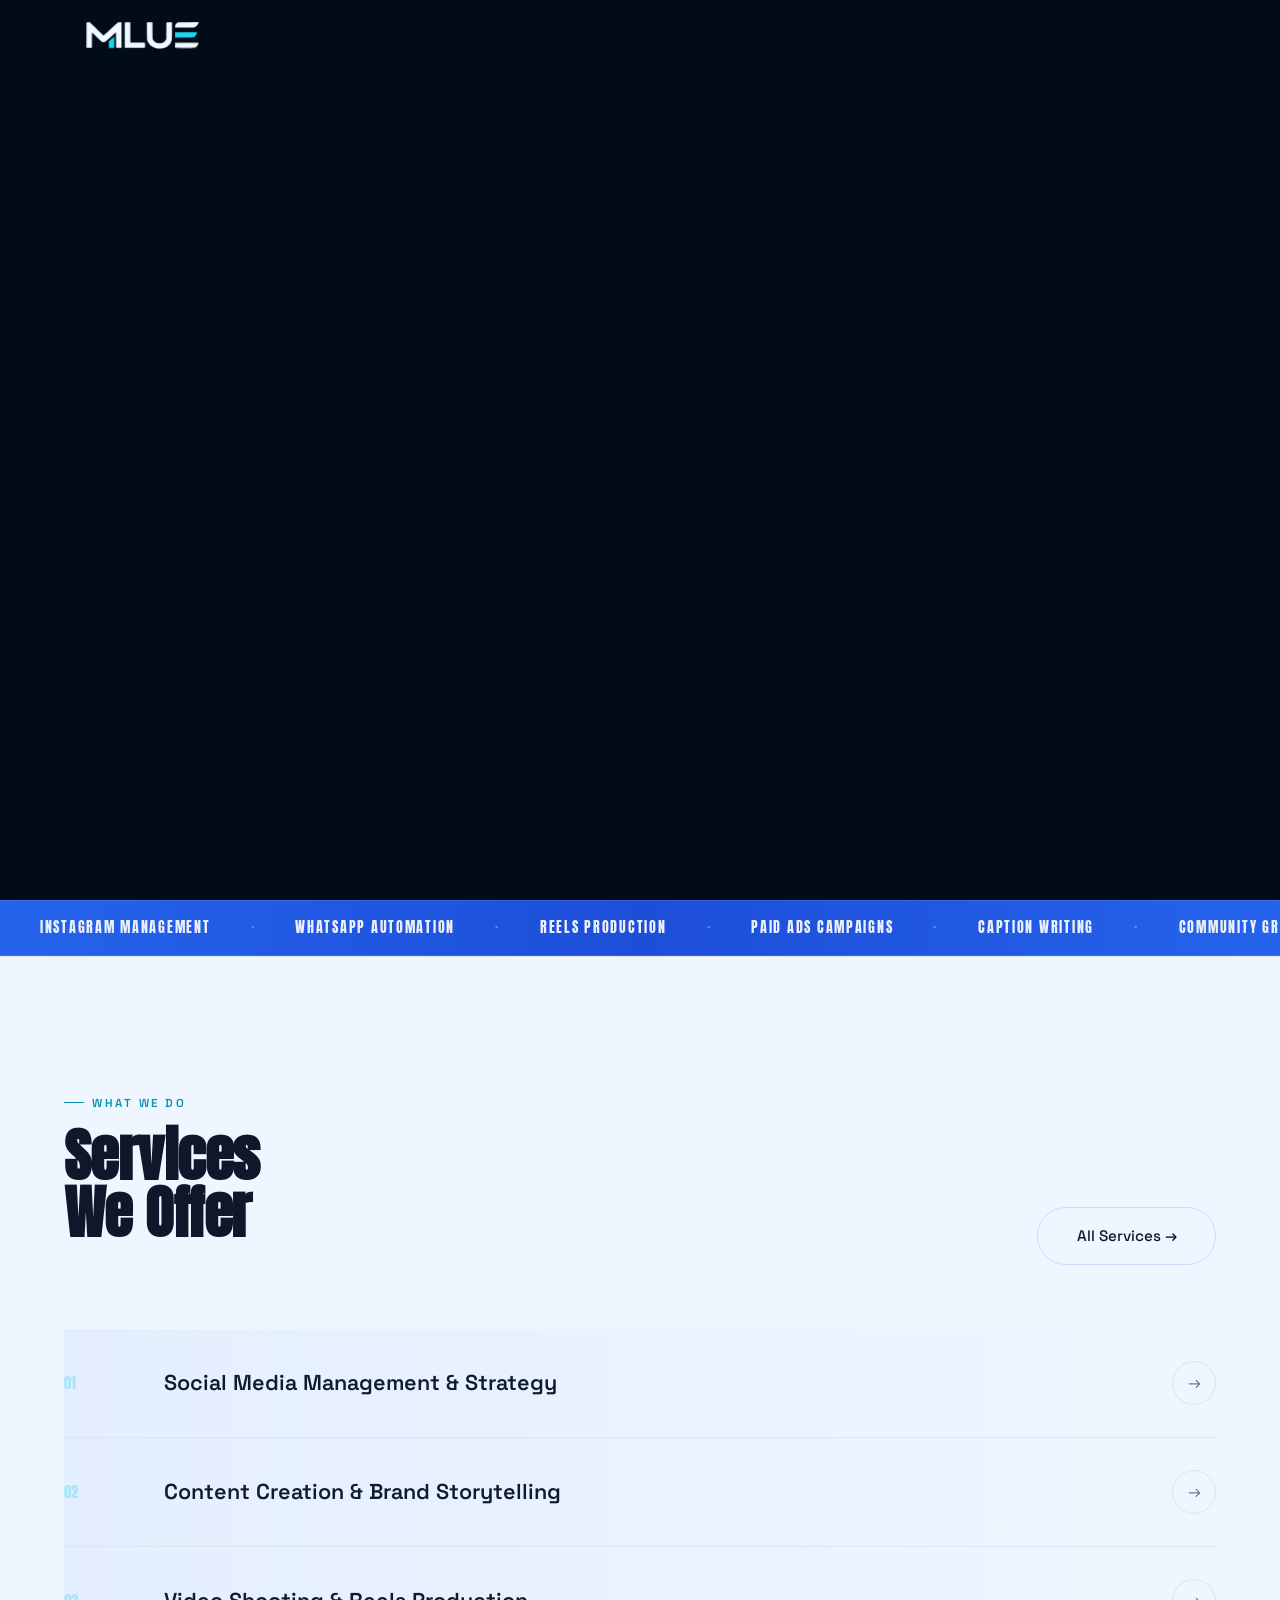
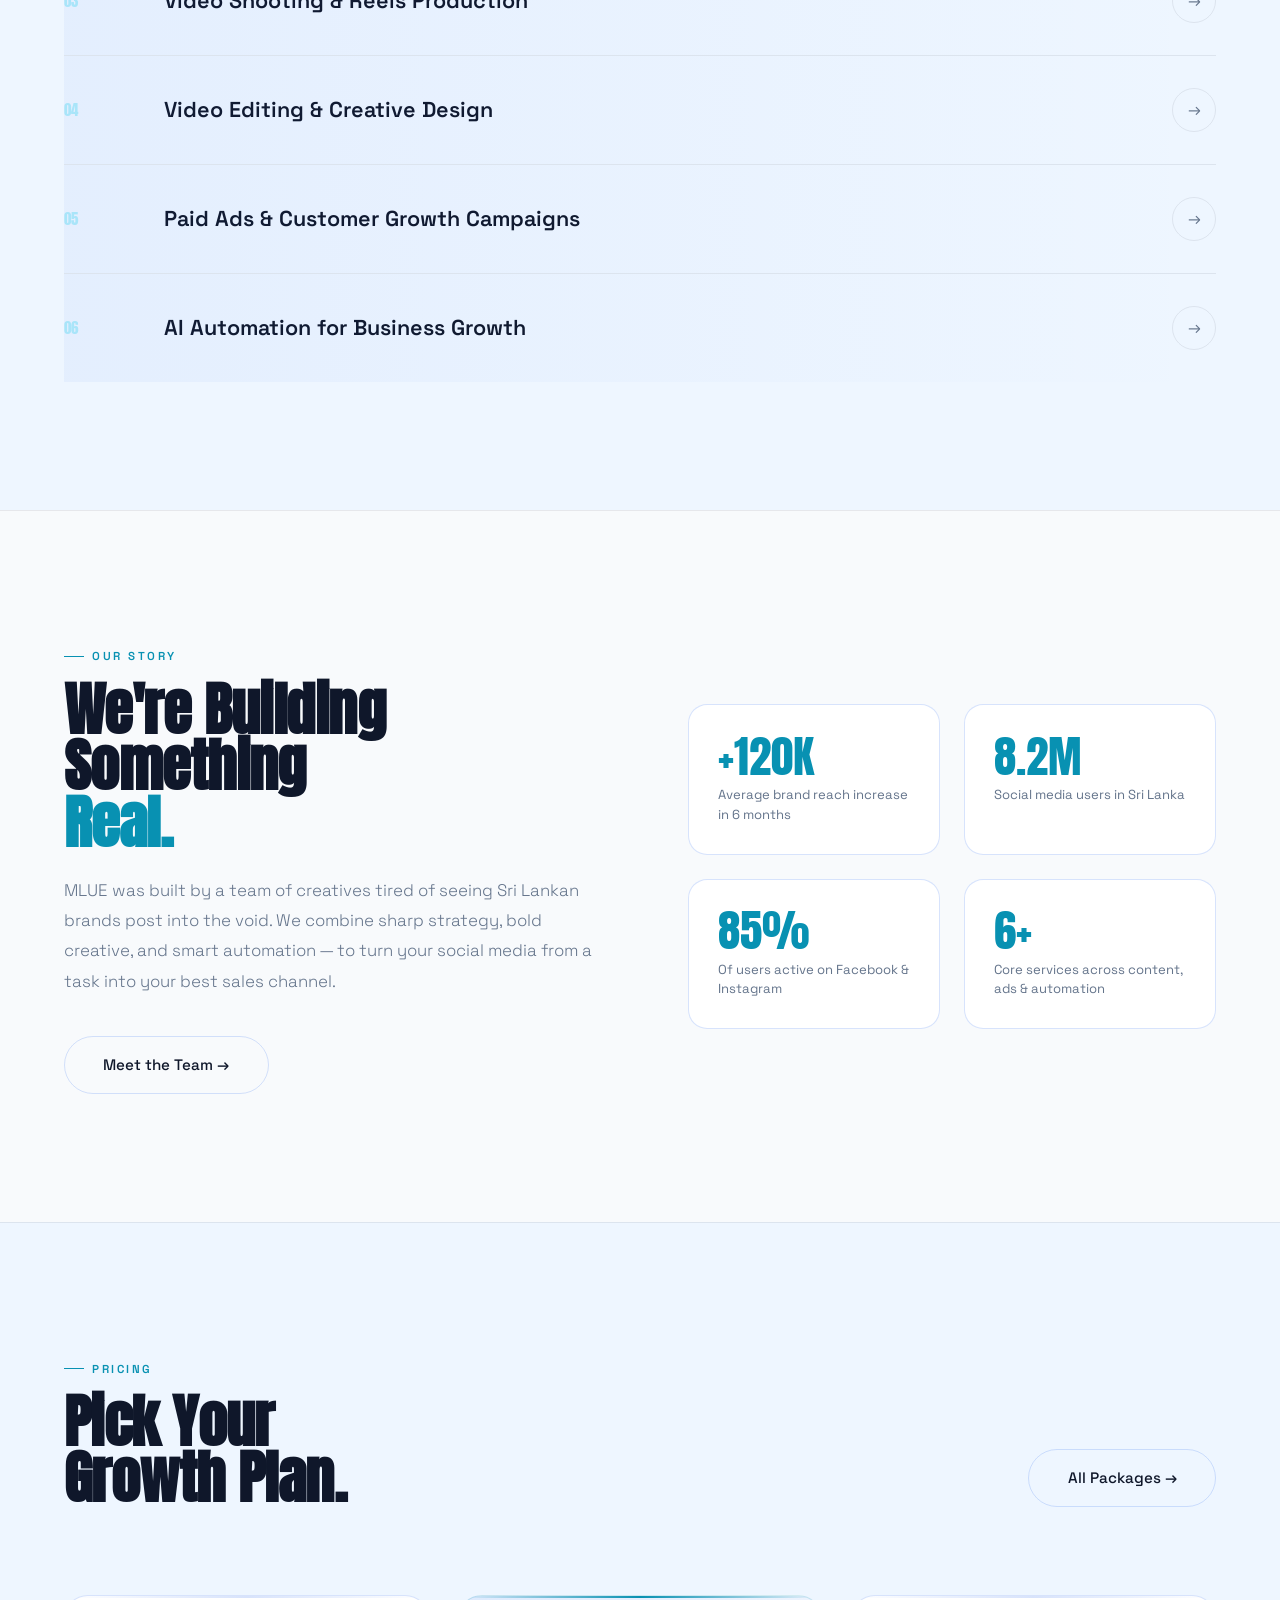
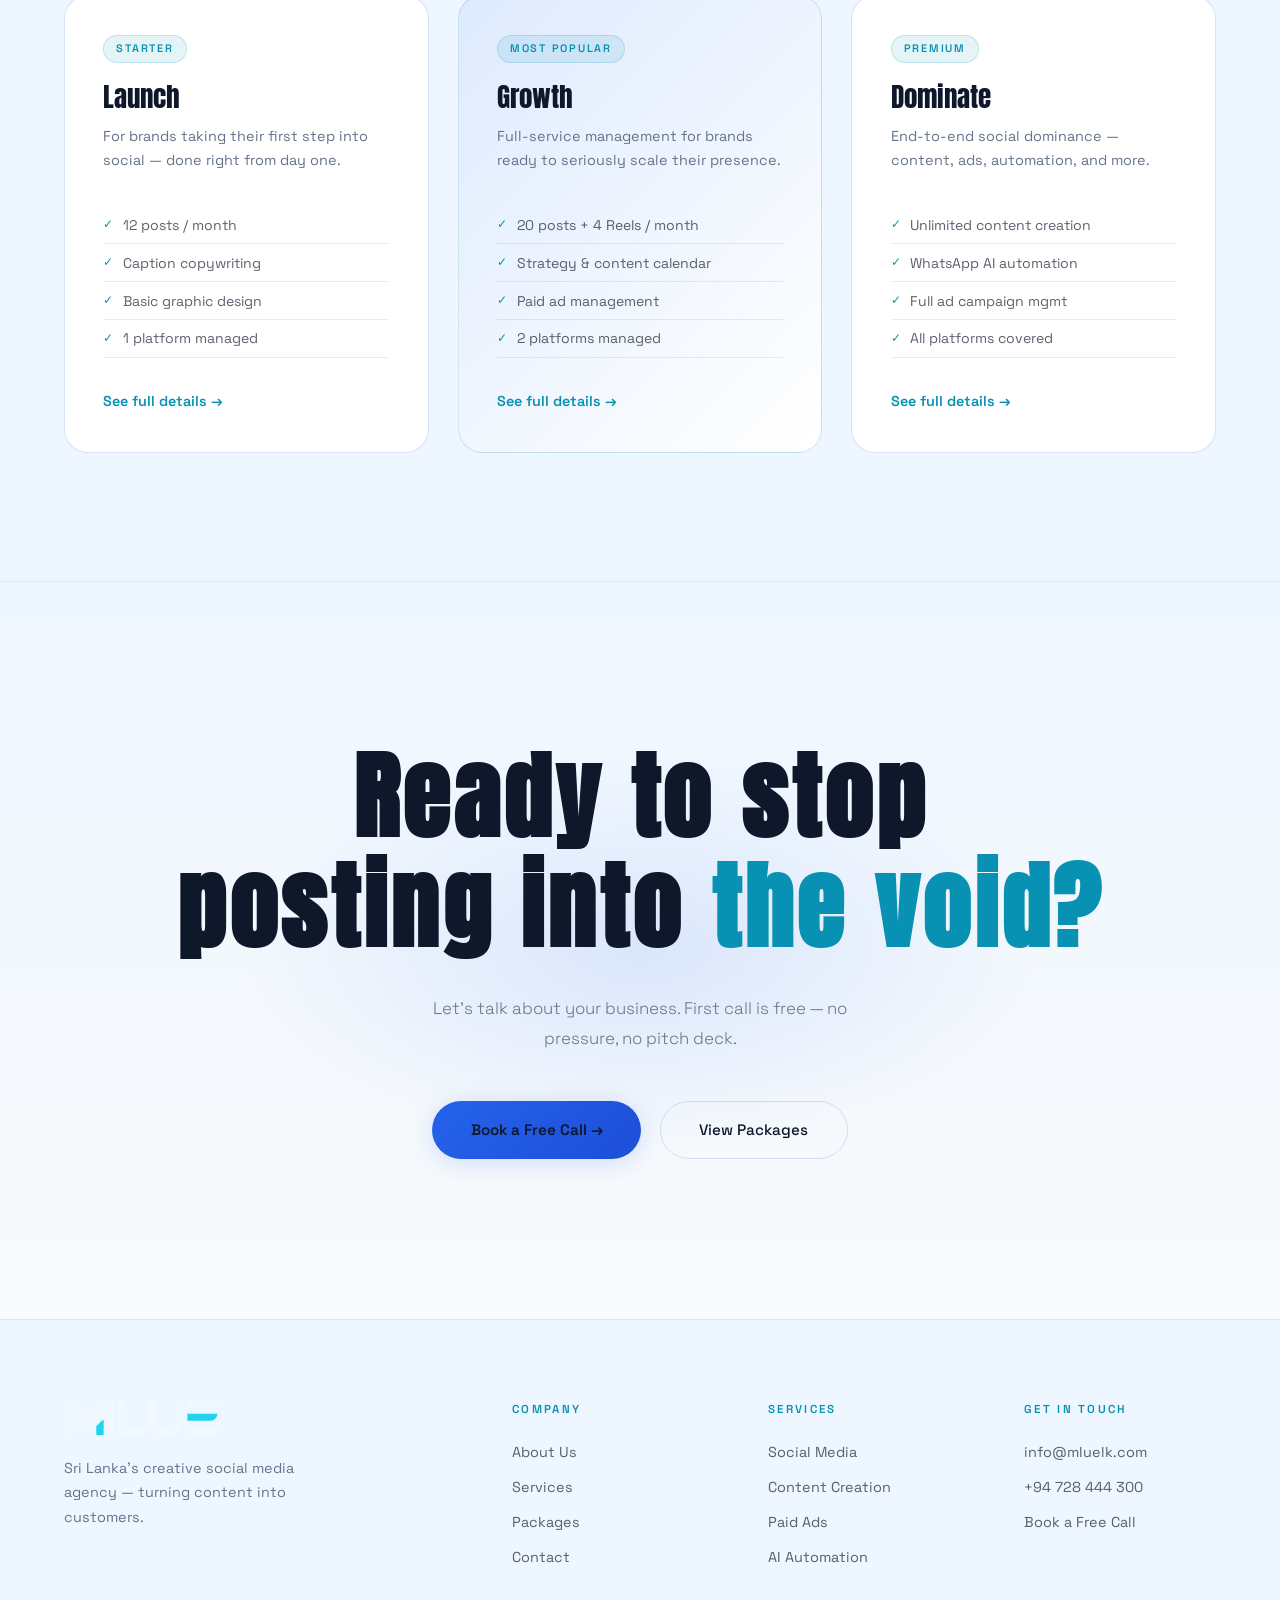
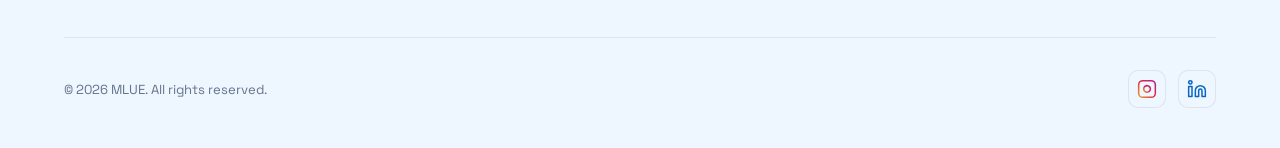
<file: index.html>
<!DOCTYPE html>
<html lang="en">
<head>
<meta charset="UTF-8">
<meta name="viewport" content="width=device-width, initial-scale=1.0">
<title>MLUE</title>
<link rel="icon" type="image/svg+xml" href="favicon.svg">
<link rel="stylesheet" href="shared.css">
<style>

/* ── HERO ─────────────────────────────────────────────────── */
#hero {
  min-height: 100vh; display: flex; flex-direction: column; justify-content: center;
  padding: 0 5vw; padding-top: 5rem; position: relative; overflow: hidden;
}
.hero-canvas {
  position: absolute; inset: 0; pointer-events: none; z-index: 0;
}
/* Cursor glow canvas — pointer-events enabled to track mouse */
#cursorCanvas {
  position: absolute; inset: 0; z-index: 1; pointer-events: none;
}
.hero-grid {
  position: absolute; inset: 0;
  background-image: linear-gradient(var(--border) 1px, transparent 1px),
    linear-gradient(90deg, var(--border) 1px, transparent 1px);
  background-size: 60px 60px;
  mask-image: radial-gradient(ellipse 80% 80% at 50% 50%, black 40%, transparent 100%);
  z-index: 0;
}
.hero-glow-1 {
  position: absolute; width: 700px; height: 700px; border-radius: 50%;
  background: radial-gradient(circle, rgba(37,99,235,0.18) 0%, transparent 65%);
  top: -200px; right: -150px; animation: pulse 8s ease-in-out infinite; z-index: 0;
}
.hero-glow-2 {
  position: absolute; width: 500px; height: 500px; border-radius: 50%;
  background: radial-gradient(circle, rgba(34,211,238,0.10) 0%, transparent 65%);
  bottom: -100px; left: 5vw; animation: pulse 10s ease-in-out infinite 2s reverse; z-index: 0;
}
.hero-content { position: relative; z-index: 2; max-width: 620px; }

.hero-eyebrow {
  display: inline-flex; align-items: center; gap: 0.6rem;
  background: rgba(34,211,238,0.08); border: 1px solid var(--border-cyan);
  padding: 0.45rem 1.1rem; border-radius: 3rem; margin-bottom: 2.4rem;
  font-size: 0.78rem; font-weight: 600; letter-spacing: 0.14em; text-transform: uppercase;
  color: var(--cyan); opacity: 0; transform: translateY(16px);
  animation: fadeUp 0.7s 0.2s forwards;
}
.eyebrow-dot {
  width: 6px; height: 6px; border-radius: 50%; background: var(--cyan);
  animation: pulse 2s infinite; flex-shrink: 0;
}
.hero-title {
  font-family: 'Anton', sans-serif;
  font-size: clamp(3rem, 7.5vw, 7rem);
  line-height: 1.02;
  letter-spacing: 0.02em;
  margin-bottom: 2.2rem;
}
.hero-title .line { display: block; opacity: 0; transform: translateY(50px); }
.hero-title .line:nth-child(1) { animation: fadeUp 0.8s 0.35s forwards; }
.hero-title .line:nth-child(2) { animation: fadeUp 0.8s 0.5s forwards; }
.hero-title .line:nth-child(3) { animation: fadeUp 0.8s 0.65s forwards; }
.hero-title .cyan { color: var(--cyan); }
.hero-title .gradient {
  background: linear-gradient(135deg, var(--cyan) 0%, var(--blue-bright) 100%);
  background-clip: text; -webkit-background-clip: text; -webkit-text-fill-color: transparent;
}
.hero-sub {
  max-width: 480px; color: var(--white-dim); font-size: 1.08rem;
  font-weight: 300; line-height: 1.85; margin-bottom: 3rem;
  opacity: 0; transform: translateY(20px); animation: fadeUp 0.8s 0.8s forwards;
}
.hero-actions {
  display: flex; gap: 1.2rem; flex-wrap: wrap;
  opacity: 0; transform: translateY(20px); animation: fadeUp 0.8s 0.95s forwards;
  position: relative; z-index: 3;
}

/* ── HERO SCROLL HINT ─────────────────────────────────────── */

/* ── 3D HERO PANEL ────────────────────────────────────────── */
.hero-3d-panel {
  position: absolute; right: 5vw; top: 50%; transform: translateY(-50%);
  width: 380px; height: 440px; perspective: 1200px; z-index: 2;
  display: none;
}
@media (min-width: 1100px) { .hero-3d-panel { display: block; } }
.hero-3d-inner {
  width: 100%; height: 100%; position: relative;
  transform-style: preserve-3d; transition: transform 0.1s linear;
}
.panel-card {
  position: absolute; border-radius: 1.4rem;
  background: var(--navy-card); border: 1px solid var(--border-blue);
  backdrop-filter: blur(10px); padding: 1.8rem;
  box-shadow: 0 20px 60px rgba(0,0,0,0.4);
}
.panel-main {
  width: 100%; height: 100%; display: flex; flex-direction: column;
  justify-content: space-between; top: 0; left: 0;
}
.panel-main .p-label { font-size: 0.72rem; letter-spacing: 0.15em; text-transform: uppercase; color: var(--cyan); font-weight: 600; }
.panel-main .p-stat { font-family: 'Anton', sans-serif; font-size: 4.6rem; color: var(--white); line-height: 1; }
.panel-main .p-stat span { color: var(--cyan); }
.panel-main .p-desc { color: var(--grey); font-size: 0.85rem; line-height: 1.6; }

/* Float cards — pulled in from edges to prevent overlap */
.panel-float-1 {
  width: 165px;
  top: -12px; right: -28px; /* tighter so they don't bleed far */
  background: linear-gradient(135deg, rgba(37,99,235,0.18), rgba(34,211,238,0.08));
  border: 1px solid var(--border-cyan); padding: 1.1rem;
  animation: float 5s ease-in-out infinite;
}
.panel-float-2 {
  width: 150px;
  bottom: 10px; left: -28px; z-index: 0; /* behind hero content */
  background: linear-gradient(135deg, rgba(37,99,235,0.12), rgba(34,211,238,0.06));
  border: 1px solid var(--border-blue); padding: 1.1rem;
  animation: float 7s ease-in-out infinite 1.5s;
}
.mini-stat { font-family: 'Anton', sans-serif; font-size: 1.9rem; color: var(--cyan); }
.mini-label { font-size: 0.72rem; color: var(--grey); margin-top: 0.25rem; line-height: 1.4; }

/* ── SERVICES PREVIEW ─────────────────────────────────────── */
#services-preview {
  padding: 8rem 5vw;
  background: var(--navy);
  border-top: 1px solid var(--border);
}
.services-list { margin-top: 4rem; }
.service-row {
  display: grid; grid-template-columns: 60px 1fr auto;
  gap: 2.5rem; align-items: center; padding: 2rem 0;
  border-bottom: 1px solid var(--border);
  cursor: pointer; transition: padding 0.3s;
  position: relative; overflow: hidden; text-decoration: none; color: inherit;
}
.service-row::before {
  content: ''; position: absolute; inset: 0; left: -100%;
  background: linear-gradient(90deg, transparent, rgba(37,99,235,0.05), transparent);
  transition: left 0.6s;
}
.service-row:hover::before { left: 100%; }
.service-row:hover { padding-left: 1rem; }
.service-row:last-child { border-bottom: none; }
.svc-num { font-family: 'Anton', sans-serif; font-size: 0.95rem; color: rgba(34,211,238,0.3); }
.svc-name { font-size: 1.35rem; font-weight: 600; transition: color 0.3s; }
.service-row:hover .svc-name { color: var(--cyan); }
.svc-arrow {
  width: 44px; height: 44px; border-radius: 50%; border: 1px solid var(--border);
  display: flex; align-items: center; justify-content: center;
  color: var(--grey); font-size: 1rem; transition: all 0.3s;
  flex-shrink: 0;
}
.service-row:hover .svc-arrow { border-color: var(--cyan); color: var(--cyan); transform: translateX(4px); box-shadow: 0 0 16px var(--cyan-glow); }

/* ── ABOUT TEASER ─────────────────────────────────────────── */
#about-teaser {
  padding: 8rem 5vw;
  background: var(--navy-deep);
  border-top: 1px solid var(--border);
}
.about-inner {
  display: grid; grid-template-columns: 1fr 1fr; gap: 6rem; align-items: center;
}
.about-stats-grid {
  display: grid; grid-template-columns: 1fr 1fr; gap: 1.5rem;
}
.stat-block {
  background: var(--navy-card); border: 1px solid var(--border-blue);
  border-radius: 1.2rem; padding: 1.8rem;
  transition: border-color 0.3s, transform 0.3s;
}
.stat-block:hover { border-color: var(--border-cyan); transform: translateY(-4px); }
.stat-block .s-num {
  font-family: 'Anton', sans-serif; font-size: 2.8rem; color: var(--cyan); line-height: 1;
  margin-bottom: 0.4rem;
}
.stat-block .s-label { color: var(--grey); font-size: 0.82rem; line-height: 1.5; }

/* ── PACKAGES TEASER ──────────────────────────────────────── */
#packages-teaser {
  padding: 8rem 5vw;
  background: var(--navy);
  border-top: 1px solid var(--border);
}
.packages-grid {
  display: grid; grid-template-columns: repeat(3, 1fr); gap: 1.8rem; margin-top: 4rem;
}
.pkg-card {
  background: var(--navy-card); border: 1px solid var(--border-blue);
  border-radius: 1.5rem; padding: 2.4rem;
  transition: border-color 0.3s, transform 0.3s, box-shadow 0.3s;
  position: relative; overflow: hidden;
}
.pkg-card::before {
  content: ''; position: absolute; top: 0; left: 0; right: 0; height: 2px;
  background: linear-gradient(90deg, transparent, var(--border-blue), transparent);
  transition: background 0.3s;
}
.pkg-card:hover { border-color: var(--border-cyan); transform: translateY(-6px); box-shadow: 0 20px 60px rgba(0,0,0,0.3); }
.pkg-card:hover::before { background: linear-gradient(90deg, transparent, var(--cyan), transparent); }
.pkg-card.featured {
  border-color: var(--border-cyan);
  background: linear-gradient(135deg, rgba(37,99,235,0.08) 0%, var(--navy-card) 100%);
}
.pkg-card.featured::before { background: linear-gradient(90deg, transparent, var(--cyan), transparent); }
.pkg-badge {
  display: inline-block; font-size: 0.68rem; font-weight: 600; letter-spacing: 0.16em;
  text-transform: uppercase; padding: 0.28rem 0.75rem; border-radius: 2rem;
  background: var(--cyan-dim); color: var(--cyan); border: 1px solid var(--border-cyan);
  margin-bottom: 1.2rem;
}
.pkg-name { font-family: 'Anton', sans-serif; font-size: 1.7rem; line-height: 1.1; margin-bottom: 0.8rem; }
.pkg-tagline { color: var(--grey); font-size: 0.9rem; line-height: 1.65; margin-bottom: 1.8rem; min-height: 3.3rem; }
.pkg-features { list-style: none; margin-bottom: 2rem; }
.pkg-features li {
  color: var(--white-dim); font-size: 0.88rem; padding: 0.45rem 0;
  border-bottom: 1px solid var(--border); display: flex; align-items: center; gap: 0.6rem;
}
.pkg-features li::before { content: '✓'; color: var(--cyan); font-size: 0.75rem; flex-shrink: 0; }
.pkg-cta {
  display: flex; align-items: center; gap: 0.5rem;
  color: var(--cyan); font-weight: 600; font-size: 0.9rem;
  text-decoration: none; transition: gap 0.3s;
}
.pkg-cta:hover { gap: 0.9rem; }

/* ── CTA ──────────────────────────────────────────────────── */
#cta {
  padding: 10rem 5vw; text-align: center;
  background: linear-gradient(180deg, var(--navy) 0%, var(--navy-deep) 100%);
  border-top: 1px solid var(--border); position: relative; overflow: hidden;
}
#cta::before {
  content: ''; position: absolute; left: 50%; top: 50%; transform: translate(-50%, -50%);
  width: 800px; height: 400px; border-radius: 50%;
  background: radial-gradient(ellipse, rgba(37,99,235,0.12) 0%, transparent 70%);
  pointer-events: none;
}
.cta-title {
  font-family: 'Anton', sans-serif; font-size: clamp(2.8rem, 7.5vw, 6.5rem);
  line-height: 1.15; letter-spacing: 0.04em; margin-bottom: 2rem; position: relative;
}
.cta-title .cyan { color: var(--cyan); }
.cta-sub { color: var(--grey); font-size: 1.05rem; max-width: 460px; margin: 0 auto 3rem; line-height: 1.75; font-weight: 300; position: relative; }
.cta-actions { display: flex; gap: 1.2rem; justify-content: center; flex-wrap: wrap; position: relative; }

/* ── MOBILE ───────────────────────────────────────────────── */
@media (max-width: 900px) {
  .about-inner { grid-template-columns: 1fr; gap: 3.5rem; }
  .packages-grid { grid-template-columns: 1fr; }
  .pkg-card { padding: 2rem; }
}
@media (max-width: 768px) {
  .hero-title {
    font-size: clamp(2.4rem, 11vw, 4.5rem);
    line-height: 1.05;
    letter-spacing: 0.02em;
  }
  .hero-sub { font-size: 0.95rem; }
  .hero-actions { flex-direction: column; align-items: flex-start; }
  .hero-actions a { width: 100%; justify-content: center; }
  .service-row { grid-template-columns: 40px 1fr auto; gap: 1.2rem; }
  .svc-name { font-size: 1.05rem; }
  #services-preview, #about-teaser, #packages-teaser { padding: 5rem 5vw; }
  .about-stats-grid { grid-template-columns: 1fr 1fr; gap: 1rem; }
  .stat-block .s-num { font-size: 2.2rem; }
  .cta-title { font-size: clamp(2.2rem, 9vw, 4rem); }
  #cta { padding: 6rem 5vw; }
  .hero-eyebrow { font-size: 0.7rem; }
}
@media (max-width: 480px) {
  .about-stats-grid { grid-template-columns: 1fr; }
  .hero-title { font-size: clamp(2.6rem, 12vw, 4rem); }
}

/* Extra breathing room between hero CTAs and ticker */
.ticker-wrap { margin-top: 0; }
#hero { padding-bottom: 2rem; }

</style>
</head>
<body>

<!-- MLUE INTRO LOADER -->
<div id="mlue-loader">
  <div class="loader-stage" id="loaderStage">
    <svg class="loader-logo" id="loaderSvg" xmlns="http://www.w3.org/2000/svg" viewBox="88 468 634 162">
      <path class="from-left"  fill="#F0F9FF" d="M 483.695312 620.753906 C 461.484375 616.179688 445.511719 604.699219 437.359375 587.480469 C 431.121094 574.417969 431.285156 576.332031 430.953125 522.84375 L 430.703125 474.761719 L 461.484375 474.761719 L 461.734375 520.761719 C 461.980469 564.105469 462.148438 566.933594 463.644531 570.675781 C 467.304688 579.578125 474.460938 586.398438 483.363281 589.5625 C 490.683594 592.140625 506.65625 592.804688 513.5625 590.808594 C 525.207031 587.480469 532.113281 582.070312 536.355469 573.007812 L 538.519531 568.347656 L 538.933594 521.757812 L 539.347656 475.171875 L 554.988281 474.921875 L 570.628906 474.757812 L 570.382812 522.757812 C 570.050781 569.675781 570.050781 571.003906 568.21875 576.914062 C 561.644531 598.625 547.503906 612.1875 524.292969 619.171875 C 517.808594 621.085938 515.144531 621.417969 503.164062 621.667969 C 493.597656 621.835938 487.6875 621.585938 483.699219 620.753906 Z"/>
      <path class="from-left"  fill="#F0F9FF" d="M 108.175781 618.011719 L 93.867188 617.84375 L 94.03125 546.46875 L 94.28125 475.175781 L 102.683594 474.925781 L 111.003906 474.679688 L 126.808594 489.902344 C 135.460938 498.21875 152.933594 515.109375 165.574219 527.421875 L 188.703125 549.796875 L 190.949219 547.964844 C 192.277344 546.96875 201.84375 538.230469 212.410156 528.5 C 222.890625 518.765625 240.359375 502.628906 251.09375 492.726562 L 270.644531 474.761719 L 289.363281 474.761719 L 289.363281 617.84375 L 274.804688 617.84375 C 266.820312 617.84375 259.996094 617.925781 259.664062 618.09375 C 259.25 618.175781 258.832031 598.542969 258.582031 574.417969 L 258.167969 530.660156 L 240.699219 546.46875 C 206.59375 577.414062 199.9375 583.15625 196.609375 584.652344 C 192.199219 586.648438 185.128906 586.648438 180.554688 584.570312 C 178.222656 583.492188 168.742188 574.921875 151.355469 557.949219 C 137.210938 544.222656 125.398438 532.992188 125.148438 532.992188 C 124.902344 532.992188 124.570312 552.125 124.484375 575.585938 C 124.316406 603.203125 123.902344 618.175781 123.402344 618.175781 C 122.988281 618.257812 116.082031 618.175781 108.179688 618.011719 Z"/>
      <path class="from-left"  fill="#F0F9FF" d="M 307.996094 617.929688 C 307.832031 617.761719 307.664062 585.902344 307.664062 547.132812 C 307.664062 493.480469 307.910156 476.507812 308.664062 475.757812 C 309.328125 475.09375 313.988281 474.761719 324.050781 474.761719 L 338.445312 474.761719 L 338.445312 588.730469 L 416.726562 588.730469 L 418.722656 590.808594 C 420.71875 592.71875 420.800781 593.21875 420.800781 603.953125 C 420.800781 613.601562 420.632812 615.265625 419.300781 616.429688 C 417.972656 617.597656 412.066406 617.761719 363.066406 618.011719 C 332.953125 618.175781 308.160156 618.09375 307.992188 617.929688 Z"/>
      <path class="from-right" fill="#F0F9FF" d="M 588.347656 617.929688 C 588.179688 617.761719 588.015625 611.109375 588.015625 603.121094 L 588.015625 588.730469 L 718.371094 588.730469 L 717.625 593.054688 C 716.125 601.042969 711.300781 608.445312 704.644531 612.855469 C 697.160156 617.847656 697.324219 617.761719 640.589844 618.015625 C 612.054688 618.179688 588.511719 618.097656 588.347656 617.933594 Z"/>
      <path class="from-right" fill="#F0F9FF" d="M 588.179688 498.300781 C 588.761719 488.320312 593.585938 481 602.15625 476.925781 C 605.820312 475.179688 606.898438 475.179688 661.972656 474.925781 L 718.042969 474.679688 L 717.542969 478.507812 C 716.210938 487.824219 707.476562 498.558594 697.992188 502.382812 L 693.25 504.292969 L 640.507812 504.542969 L 587.765625 504.789062 Z"/>
      <path class="from-left"  fill="#22D3EE" d="M 219.234375 618.175781 C 218.902344 617.84375 218.652344 609.609375 218.652344 599.957031 L 218.652344 582.324219 L 227.136719 574.503906 C 241.863281 560.859375 247.101562 556.285156 248.101562 556.285156 C 248.765625 556.285156 248.933594 564.601562 248.601562 587.230469 L 248.1875 618.261719 L 233.960938 618.511719 C 226.222656 618.589844 219.570312 618.429688 219.238281 618.175781 Z"/>
      <path class="from-right" fill="#22D3EE" d="M 588.015625 545.882812 L 588.015625 531.328125 L 709.636719 531.328125 L 709.058594 535.320312 C 708.808594 537.484375 707.644531 541.226562 706.480469 543.722656 C 703.816406 549.546875 695.332031 557.949219 690.503906 559.445312 C 687.925781 560.195312 674.699219 560.445312 637.511719 560.445312 L 588.015625 560.445312 Z"/>
    </svg>
    <div class="loader-tagline">Creative Social Media Agency</div>
  </div>
</div>

<!-- NAV -->
<nav id="main-nav">
  <a href="index.html" class="nav-logo">
    <div class="logo-svg-wrap">
      <svg style="color:#f0f9ff;" xmlns="http://www.w3.org/2000/svg" viewBox="88 468 634 162" preserveAspectRatio="xMidYMid meet">
        <path fill="currentColor" d="M 483.695312 620.753906 C 461.484375 616.179688 445.511719 604.699219 437.359375 587.480469 C 431.121094 574.417969 431.285156 576.332031 430.953125 522.84375 L 430.703125 474.761719 L 461.484375 474.761719 L 461.734375 520.761719 C 461.980469 564.105469 462.148438 566.933594 463.644531 570.675781 C 467.304688 579.578125 474.460938 586.398438 483.363281 589.5625 C 490.683594 592.140625 506.65625 592.804688 513.5625 590.808594 C 525.207031 587.480469 532.113281 582.070312 536.355469 573.007812 L 538.519531 568.347656 L 538.933594 521.757812 L 539.347656 475.171875 L 554.988281 474.921875 L 570.628906 474.757812 L 570.382812 522.757812 C 570.050781 569.675781 570.050781 571.003906 568.21875 576.914062 C 561.644531 598.625 547.503906 612.1875 524.292969 619.171875 C 517.808594 621.085938 515.144531 621.417969 503.164062 621.667969 C 493.597656 621.835938 487.6875 621.585938 483.699219 620.753906 Z"/>
        <path fill="currentColor" d="M 108.175781 618.011719 L 93.867188 617.84375 L 94.03125 546.46875 L 94.28125 475.175781 L 102.683594 474.925781 L 111.003906 474.679688 L 126.808594 489.902344 C 135.460938 498.21875 152.933594 515.109375 165.574219 527.421875 L 188.703125 549.796875 L 190.949219 547.964844 C 192.277344 546.96875 201.84375 538.230469 212.410156 528.5 C 222.890625 518.765625 240.359375 502.628906 251.09375 492.726562 L 270.644531 474.761719 L 289.363281 474.761719 L 289.363281 617.84375 L 274.804688 617.84375 C 266.820312 617.84375 259.996094 617.925781 259.664062 618.09375 C 259.25 618.175781 258.832031 598.542969 258.582031 574.417969 L 258.167969 530.660156 L 240.699219 546.46875 C 206.59375 577.414062 199.9375 583.15625 196.609375 584.652344 C 192.199219 586.648438 185.128906 586.648438 180.554688 584.570312 C 178.222656 583.492188 168.742188 574.921875 151.355469 557.949219 C 137.210938 544.222656 125.398438 532.992188 125.148438 532.992188 C 124.902344 532.992188 124.570312 552.125 124.484375 575.585938 C 124.316406 603.203125 123.902344 618.175781 123.402344 618.175781 C 122.988281 618.257812 116.082031 618.175781 108.179688 618.011719 Z"/>
        <path fill="currentColor" d="M 307.996094 617.929688 C 307.832031 617.761719 307.664062 585.902344 307.664062 547.132812 C 307.664062 493.480469 307.910156 476.507812 308.664062 475.757812 C 309.328125 475.09375 313.988281 474.761719 324.050781 474.761719 L 338.445312 474.761719 L 338.445312 588.730469 L 416.726562 588.730469 L 418.722656 590.808594 C 420.71875 592.71875 420.800781 593.21875 420.800781 603.953125 C 420.800781 613.601562 420.632812 615.265625 419.300781 616.429688 C 417.972656 617.597656 412.066406 617.761719 363.066406 618.011719 C 332.953125 618.175781 308.160156 618.09375 307.992188 617.929688 Z"/>
        <path fill="currentColor" d="M 588.347656 617.929688 C 588.179688 617.761719 588.015625 611.109375 588.015625 603.121094 L 588.015625 588.730469 L 718.371094 588.730469 L 717.625 593.054688 C 716.125 601.042969 711.300781 608.445312 704.644531 612.855469 C 697.160156 617.847656 697.324219 617.761719 640.589844 618.015625 C 612.054688 618.179688 588.511719 618.097656 588.347656 617.933594 Z"/>
        <path fill="currentColor" d="M 588.179688 498.300781 C 588.761719 488.320312 593.585938 481 602.15625 476.925781 C 605.820312 475.179688 606.898438 475.179688 661.972656 474.925781 L 718.042969 474.679688 L 717.542969 478.507812 C 716.210938 487.824219 707.476562 498.558594 697.992188 502.382812 L 693.25 504.292969 L 640.507812 504.542969 L 587.765625 504.789062 Z"/>
        <path fill="#22D3EE" d="M 219.234375 618.175781 C 218.902344 617.84375 218.652344 609.609375 218.652344 599.957031 L 218.652344 582.324219 L 227.136719 574.503906 C 241.863281 560.859375 247.101562 556.285156 248.101562 556.285156 C 248.765625 556.285156 248.933594 564.601562 248.601562 587.230469 L 248.1875 618.261719 L 233.960938 618.511719 C 226.222656 618.589844 219.570312 618.429688 219.238281 618.175781 Z"/>
        <path fill="#22D3EE" d="M 588.015625 545.882812 L 588.015625 531.328125 L 709.636719 531.328125 L 709.058594 535.320312 C 708.808594 537.484375 707.644531 541.226562 706.480469 543.722656 C 703.816406 549.546875 695.332031 557.949219 690.503906 559.445312 C 687.925781 560.195312 674.699219 560.445312 637.511719 560.445312 L 588.015625 560.445312 Z"/>
      </svg>
    </div>
  </a>
  <ul class="nav-links">
    <li><a href="index.html" class="active">Home</a></li>
    <li><a href="about.html">About</a></li>
    <li><a href="services.html">Services</a></li>
    <li><a href="work.html">Packages</a></li>
    <li><a href="contact.html" class="nav-cta">Contact Us →</a></li>
  </ul>
  <div class="nav-actions">
    <button class="theme-toggle" aria-label="Toggle theme" onclick="toggleTheme()">☀</button>
    <button class="nav-burger" aria-label="Open menu" onclick="toggleMenu()">☰</button>
  </div>
</nav>

<!-- HERO -->
<section id="hero">
  <canvas id="cursorCanvas"></canvas>
  <div class="hero-grid"></div>
  <div class="hero-glow-1"></div>
  <div class="hero-glow-2"></div>

  <div class="hero-content">
    <div class="hero-eyebrow">
      <span class="eyebrow-dot"></span>
      An Up-and-Coming Social Growth Agency
    </div>
    <h1 class="hero-title">
      <span class="line">Your Brand.</span>
      <span class="line"><span class="gradient">Every</span></span>
      <span class="line">Feed.</span>
    </h1>
    <p class="hero-sub">MLUE manages your social media, creates high-converting content, and automates your customer conversations — so you grow without the grind.</p>
    <div class="hero-actions">
      <a href="contact.html" class="btn-primary">Contact Us →</a>
      <a href="work.html" class="btn-secondary">View Packages</a>
    </div>
  </div>

  <!-- 3D floating panel -->
  <div class="hero-3d-panel" id="hero3dPanel">
    <div class="hero-3d-inner" id="hero3dInner">
      <div class="panel-card panel-main">
        <div class="p-label">Brand Reach</div>
        <div class="p-stat">+<span>120</span>K</div>
        <div style="width:100%;height:3px;background:rgba(255,255,255,0.06);border-radius:2px;margin:1.2rem 0;">
          <div style="width:0%;height:100%;background:linear-gradient(90deg,#2563EB,#22D3EE);border-radius:2px;transition:width 2s ease 0.5s;" id="heroPanelBar"></div>
        </div>
        <div class="p-desc">Average increase in brand reach for clients in their first 6 months with MLUE.</div>
      </div>
      <div class="panel-card panel-float-1">
        <div class="mini-stat">8.2M</div>
        <div class="mini-label">Social users in Sri Lanka</div>
      </div>
      <div class="panel-card panel-float-2">
        <div class="mini-stat">85%</div>
        <div class="mini-label">On Facebook & Instagram</div>
      </div>
    </div>
  </div>

</section>

<!-- TICKER -->
<div class="ticker-wrap">
  <div class="ticker-inner">
    <span>Instagram Management</span><span class="dot">·</span>
    <span>WhatsApp Automation</span><span class="dot">·</span>
    <span>Reels Production</span><span class="dot">·</span>
    <span>Paid Ads Campaigns</span><span class="dot">·</span>
    <span>Caption Writing</span><span class="dot">·</span>
    <span>Community Growth</span><span class="dot">·</span>
    <span>AI Automation</span><span class="dot">·</span>
    <span>Brand Storytelling</span><span class="dot">·</span>
    <span>Instagram Management</span><span class="dot">·</span>
    <span>WhatsApp Automation</span><span class="dot">·</span>
    <span>Reels Production</span><span class="dot">·</span>
    <span>Paid Ads Campaigns</span><span class="dot">·</span>
    <span>Caption Writing</span><span class="dot">·</span>
    <span>Community Growth</span><span class="dot">·</span>
    <span>AI Automation</span><span class="dot">·</span>
    <span>Brand Storytelling</span><span class="dot">·</span>
  </div>
</div>

<!-- SERVICES PREVIEW -->
<section id="services-preview">
  <div style="display:grid;grid-template-columns:1fr 1fr;gap:4rem;align-items:end;margin-bottom:4rem;">
    <div>
      <p class="section-label reveal">What We Do</p>
      <h2 class="section-title reveal reveal-delay-1">Services<br>We Offer</h2>
    </div>
    <div class="reveal reveal-delay-2" style="text-align:right;">
      <a href="services.html" class="btn-secondary">All Services →</a>
    </div>
  </div>
  <div class="services-list">
    <a href="services.html" class="service-row reveal">
      <div class="svc-num">01</div>
      <div class="svc-name">Social Media Management & Strategy</div>
      <div class="svc-arrow">→</div>
    </a>
    <a href="services.html" class="service-row reveal reveal-delay-1">
      <div class="svc-num">02</div>
      <div class="svc-name">Content Creation & Brand Storytelling</div>
      <div class="svc-arrow">→</div>
    </a>
    <a href="services.html" class="service-row reveal reveal-delay-2">
      <div class="svc-num">03</div>
      <div class="svc-name">Video Shooting & Reels Production</div>
      <div class="svc-arrow">→</div>
    </a>
    <a href="services.html" class="service-row reveal reveal-delay-3">
      <div class="svc-num">04</div>
      <div class="svc-name">Video Editing & Creative Design</div>
      <div class="svc-arrow">→</div>
    </a>
    <a href="services.html" class="service-row reveal reveal-delay-4">
      <div class="svc-num">05</div>
      <div class="svc-name">Paid Ads & Customer Growth Campaigns</div>
      <div class="svc-arrow">→</div>
    </a>
    <a href="services.html" class="service-row reveal">
      <div class="svc-num">06</div>
      <div class="svc-name">AI Automation for Business Growth</div>
      <div class="svc-arrow">→</div>
    </a>
  </div>
</section>

<!-- ABOUT TEASER -->
<section id="about-teaser">
  <div class="about-inner">
    <div>
      <p class="section-label reveal">Our Story</p>
      <h2 class="section-title reveal reveal-delay-1">We're Building<br>Something<br><span style="color:var(--cyan)">Real.</span></h2>
      <p class="section-sub reveal reveal-delay-2" style="margin-top:1.5rem; margin-bottom:2.5rem;">
        MLUE was built by a team of creatives tired of seeing Sri Lankan brands post into the void. We combine sharp strategy, bold creative, and smart automation — to turn your social media from a task into your best sales channel.
      </p>
      <a href="about.html" class="btn-secondary reveal reveal-delay-3">Meet the Team →</a>
    </div>
    <div class="about-stats-grid reveal reveal-delay-1">
      <div class="stat-block">
        <div class="s-num">+120K</div>
        <div class="s-label">Average brand reach increase in 6 months</div>
      </div>
      <div class="stat-block">
        <div class="s-num">8.2M</div>
        <div class="s-label">Social media users in Sri Lanka</div>
      </div>
      <div class="stat-block">
        <div class="s-num">85%</div>
        <div class="s-label">Of users active on Facebook & Instagram</div>
      </div>
      <div class="stat-block">
        <div class="s-num">6+</div>
        <div class="s-label">Core services across content, ads & automation</div>
      </div>
    </div>
  </div>
</section>

<!-- PACKAGES TEASER -->
<section id="packages-teaser">
  <p class="section-label reveal">Pricing</p>
  <div style="display:grid;grid-template-columns:1fr 1fr;gap:4rem;align-items:end;margin-bottom:0;">
    <h2 class="section-title reveal reveal-delay-1">Pick Your<br>Growth Plan.</h2>
    <div class="reveal reveal-delay-2" style="text-align:right;align-self:end;padding-bottom:1.5rem;">
      <a href="work.html" class="btn-secondary">All Packages →</a>
    </div>
  </div>
  <div class="packages-grid">
    <div class="pkg-card reveal">
      <div class="pkg-badge">Starter</div>
      <div class="pkg-name">Launch</div>
      <p class="pkg-tagline">For brands taking their first step into social — done right from day one.</p>
      <ul class="pkg-features">
        <li>12 posts / month</li>
        <li>Caption copywriting</li>
        <li>Basic graphic design</li>
        <li>1 platform managed</li>
      </ul>
      <a href="work.html" class="pkg-cta">See full details →</a>
    </div>
    <div class="pkg-card featured reveal reveal-delay-1">
      <div class="pkg-badge">Most Popular</div>
      <div class="pkg-name">Growth</div>
      <p class="pkg-tagline">Full-service management for brands ready to seriously scale their presence.</p>
      <ul class="pkg-features">
        <li>20 posts + 4 Reels / month</li>
        <li>Strategy & content calendar</li>
        <li>Paid ad management</li>
        <li>2 platforms managed</li>
      </ul>
      <a href="work.html" class="pkg-cta">See full details →</a>
    </div>
    <div class="pkg-card reveal reveal-delay-2">
      <div class="pkg-badge">Premium</div>
      <div class="pkg-name">Dominate</div>
      <p class="pkg-tagline">End-to-end social dominance — content, ads, automation, and more.</p>
      <ul class="pkg-features">
        <li>Unlimited content creation</li>
        <li>WhatsApp AI automation</li>
        <li>Full ad campaign mgmt</li>
        <li>All platforms covered</li>
      </ul>
      <a href="work.html" class="pkg-cta">See full details →</a>
    </div>
  </div>
</section>

<!-- CTA -->
<section id="cta">
  <h2 class="cta-title reveal">Ready to stop<br>posting into <span class="cyan">the void?</span></h2>
  <p class="cta-sub reveal reveal-delay-1">Let's talk about your business. First call is free — no pressure, no pitch deck.</p>
  <div class="cta-actions reveal reveal-delay-2">
    <a href="contact.html" class="btn-primary">Book a Free Call →</a>
    <a href="work.html" class="btn-secondary">View Packages</a>
  </div>
</section>

<!-- FOOTER -->
<footer>
  <div class="footer-grid">
    <div class="footer-brand">
      <div class="logo-svg-wrap" style="height:36px;">
        <svg style="color:#f0f9ff;" xmlns="http://www.w3.org/2000/svg" viewBox="88 468 634 162">
          <path fill="currentColor" d="M 483.695312 620.753906 C 461.484375 616.179688 445.511719 604.699219 437.359375 587.480469 C 431.121094 574.417969 431.285156 576.332031 430.953125 522.84375 L 430.703125 474.761719 L 461.484375 474.761719 L 461.734375 520.761719 C 461.980469 564.105469 462.148438 566.933594 463.644531 570.675781 C 467.304688 579.578125 474.460938 586.398438 483.363281 589.5625 C 490.683594 592.140625 506.65625 592.804688 513.5625 590.808594 C 525.207031 587.480469 532.113281 582.070312 536.355469 573.007812 L 538.519531 568.347656 L 538.933594 521.757812 L 539.347656 475.171875 L 554.988281 474.921875 L 570.628906 474.757812 L 570.382812 522.757812 C 570.050781 569.675781 570.050781 571.003906 568.21875 576.914062 C 561.644531 598.625 547.503906 612.1875 524.292969 619.171875 C 517.808594 621.085938 515.144531 621.417969 503.164062 621.667969 C 493.597656 621.835938 487.6875 621.585938 483.699219 620.753906 Z"/>
          <path fill="currentColor" d="M 108.175781 618.011719 L 93.867188 617.84375 L 94.03125 546.46875 L 94.28125 475.175781 L 102.683594 474.925781 L 111.003906 474.679688 L 126.808594 489.902344 C 135.460938 498.21875 152.933594 515.109375 165.574219 527.421875 L 188.703125 549.796875 L 190.949219 547.964844 C 192.277344 546.96875 201.84375 538.230469 212.410156 528.5 C 222.890625 518.765625 240.359375 502.628906 251.09375 492.726562 L 270.644531 474.761719 L 289.363281 474.761719 L 289.363281 617.84375 L 274.804688 617.84375 C 266.820312 617.84375 259.996094 617.925781 259.664062 618.09375 C 259.25 618.175781 258.832031 598.542969 258.582031 574.417969 L 258.167969 530.660156 L 240.699219 546.46875 C 206.59375 577.414062 199.9375 583.15625 196.609375 584.652344 C 192.199219 586.648438 185.128906 586.648438 180.554688 584.570312 C 178.222656 583.492188 168.742188 574.921875 151.355469 557.949219 C 137.210938 544.222656 125.398438 532.992188 125.148438 532.992188 C 124.902344 532.992188 124.570312 552.125 124.484375 575.585938 C 124.316406 603.203125 123.902344 618.175781 123.402344 618.175781 C 122.988281 618.257812 116.082031 618.175781 108.179688 618.011719 Z"/>
          <path fill="currentColor" d="M 307.996094 617.929688 C 307.832031 617.761719 307.664062 585.902344 307.664062 547.132812 C 307.664062 493.480469 307.910156 476.507812 308.664062 475.757812 C 309.328125 475.09375 313.988281 474.761719 324.050781 474.761719 L 338.445312 474.761719 L 338.445312 588.730469 L 416.726562 588.730469 L 418.722656 590.808594 C 420.71875 592.71875 420.800781 593.21875 420.800781 603.953125 C 420.800781 613.601562 420.632812 615.265625 419.300781 616.429688 C 417.972656 617.597656 412.066406 617.761719 363.066406 618.011719 C 332.953125 618.175781 308.160156 618.09375 307.992188 617.929688 Z"/>
          <path fill="currentColor" d="M 588.347656 617.929688 C 588.179688 617.761719 588.015625 611.109375 588.015625 603.121094 L 588.015625 588.730469 L 718.371094 588.730469 L 717.625 593.054688 C 716.125 601.042969 711.300781 608.445312 704.644531 612.855469 C 697.160156 617.847656 697.324219 617.761719 640.589844 618.015625 C 612.054688 618.179688 588.511719 618.097656 588.347656 617.933594 Z"/>
          <path fill="currentColor" d="M 588.179688 498.300781 C 588.761719 488.320312 593.585938 481 602.15625 476.925781 C 605.820312 475.179688 606.898438 475.179688 661.972656 474.925781 L 718.042969 474.679688 L 717.542969 478.507812 C 716.210938 487.824219 707.476562 498.558594 697.992188 502.382812 L 693.25 504.292969 L 640.507812 504.542969 L 587.765625 504.789062 Z"/>
          <path fill="#22D3EE" d="M 219.234375 618.175781 C 218.902344 617.84375 218.652344 609.609375 218.652344 599.957031 L 218.652344 582.324219 L 227.136719 574.503906 C 241.863281 560.859375 247.101562 556.285156 248.101562 556.285156 C 248.765625 556.285156 248.933594 564.601562 248.601562 587.230469 L 248.1875 618.261719 L 233.960938 618.511719 C 226.222656 618.589844 219.570312 618.429688 219.238281 618.175781 Z"/>
          <path fill="#22D3EE" d="M 588.015625 545.882812 L 588.015625 531.328125 L 709.636719 531.328125 L 709.058594 535.320312 C 708.808594 537.484375 707.644531 541.226562 706.480469 543.722656 C 703.816406 549.546875 695.332031 557.949219 690.503906 559.445312 C 687.925781 560.195312 674.699219 560.445312 637.511719 560.445312 L 588.015625 560.445312 Z"/>
        </svg>
      </div>
      <p>Sri Lanka's creative social media agency — turning content into customers.</p>
    </div>
    <div class="footer-col">
      <h4>Company</h4>
      <a href="about.html">About Us</a>
      <a href="services.html">Services</a>
      <a href="work.html">Packages</a>
      <a href="contact.html">Contact</a>
    </div>
    <div class="footer-col">
      <h4>Services</h4>
      <a href="services.html">Social Media</a>
      <a href="services.html">Content Creation</a>
      <a href="services.html">Paid Ads</a>
      <a href="services.html">AI Automation</a>
    </div>
    <div class="footer-col">
      <h4>Get in Touch</h4>
      <a href="mailto:info@mluelk.com">info@mluelk.com</a>
      <a href="tel:+94728444300">+94 728 444 300</a>
      <a href="contact.html">Book a Free Call</a>
    </div>
  </div>
  <div class="footer-bottom">
    <div class="footer-copy">© 2026 MLUE. All rights reserved.</div>
    <div class="footer-social">
      <a href="https://www.instagram.com/mluelk/" target="_blank" rel="noopener noreferrer" aria-label="Instagram">
        <svg width="20" height="20" viewBox="0 0 24 24" fill="none" stroke="url(#ig-grad)" stroke-width="1.8" stroke-linecap="round" stroke-linejoin="round">
          <defs><linearGradient id="ig-grad" x1="0%" y1="100%" x2="100%" y2="0%"><stop offset="0%" stop-color="#f09433"/><stop offset="25%" stop-color="#e6683c"/><stop offset="50%" stop-color="#dc2743"/><stop offset="75%" stop-color="#cc2366"/><stop offset="100%" stop-color="#bc1888"/></linearGradient></defs>
          <rect x="2" y="2" width="20" height="20" rx="5" ry="5"/><path d="M16 11.37A4 4 0 1 1 12.63 8 4 4 0 0 1 16 11.37z"/><line x1="17.5" y1="6.5" x2="17.51" y2="6.5"/>
        </svg>
      </a>
      <a href="https://www.linkedin.com/company/mluelk/" target="_blank" rel="noopener noreferrer" aria-label="LinkedIn">
        <svg width="20" height="20" viewBox="0 0 24 24" fill="none" stroke="#0A66C2" stroke-width="1.8" stroke-linecap="round" stroke-linejoin="round">
          <path d="M16 8a6 6 0 0 1 6 6v7h-4v-7a2 2 0 0 0-2-2 2 2 0 0 0-2 2v7h-4v-7a6 6 0 0 1 6-6z"/><rect x="2" y="9" width="4" height="12"/><circle cx="4" cy="4" r="2"/>
        </svg>
      </a>
    </div>
  </div>
</footer>

<script>
/* ── CURSOR GLOW (desktop only) ─────────────────────────── */
(function() {
  if (window.matchMedia('(hover: none)').matches) return; // skip touch devices

  const canvas = document.getElementById('cursorCanvas');
  const hero = document.getElementById('hero');
  if (!canvas || !hero) return;

  const ctx = canvas.getContext('2d');
  let mouse = { x: -999, y: -999 };
  let animFrame;

  function resize() {
    canvas.width = hero.offsetWidth;
    canvas.height = hero.offsetHeight;
  }
  resize();
  window.addEventListener('resize', resize);

  hero.addEventListener('mousemove', (e) => {
    const rect = hero.getBoundingClientRect();
    mouse.x = e.clientX - rect.left;
    mouse.y = e.clientY - rect.top;
  });
  hero.addEventListener('mouseleave', () => {
    mouse.x = -999; mouse.y = -999;
  });

  function draw() {
    ctx.clearRect(0, 0, canvas.width, canvas.height);
    if (mouse.x > 0) {
      const grad = ctx.createRadialGradient(mouse.x, mouse.y, 0, mouse.x, mouse.y, 220);
      grad.addColorStop(0, 'rgba(34,211,238,0.13)');
      grad.addColorStop(0.4, 'rgba(37,99,235,0.07)');
      grad.addColorStop(1, 'rgba(37,99,235,0)');
      ctx.fillStyle = grad;
      ctx.beginPath();
      ctx.arc(mouse.x, mouse.y, 220, 0, Math.PI * 2);
      ctx.fill();
    }
    animFrame = requestAnimationFrame(draw);
  }
  draw();
})();

/* ── THEME ──────────────────────────────────────────────── */
function applyTheme(theme) {
  const root = document.documentElement;
  const toggle = document.querySelector('.theme-toggle');
  const isLight = theme === 'light';
  root.setAttribute('data-theme', isLight ? 'light' : 'dark');
  if (toggle) toggle.textContent = isLight ? '🌙' : '☀';
  localStorage.setItem('mlue-theme', isLight ? 'light' : 'dark');
}
function toggleTheme() {
  const cur = document.documentElement.getAttribute('data-theme');
  applyTheme(cur === 'light' ? 'dark' : 'light');
}
const savedTheme = localStorage.getItem('mlue-theme');
if (savedTheme) {
  applyTheme(savedTheme);
} else {
  applyTheme(window.matchMedia && window.matchMedia('(prefers-color-scheme: light)').matches ? 'light' : 'dark');
}

/* ── NAV ────────────────────────────────────────────────── */
function toggleMenu() {
  const links = document.querySelector('.nav-links');
  if (!links) return;
  links.classList.toggle('open');
}
window.addEventListener('scroll', () => {
  const nav = document.getElementById('main-nav');
  if (nav) nav.classList.toggle('scrolled', window.scrollY > 60);
});

/* ── SCROLL REVEAL ──────────────────────────────────────── */
const observer = new IntersectionObserver((entries) => {
  entries.forEach(e => { if(e.isIntersecting) e.target.classList.add('visible'); });
}, { threshold: 0.08, rootMargin: '0px 0px -30px 0px' });
document.querySelectorAll('.reveal, .reveal-left, .reveal-right').forEach(el => observer.observe(el));

/* ── 3D HERO PANEL ──────────────────────────────────────── */
const panel3d = document.getElementById('hero3dInner');
if (panel3d) {
  document.addEventListener('mousemove', (e) => {
    const cx = window.innerWidth / 2, cy = window.innerHeight / 2;
    const rx = (e.clientY - cy) / cy * 7;
    const ry = (e.clientX - cx) / cx * -7;
    panel3d.style.transform = `rotateX(${rx}deg) rotateY(${ry}deg)`;
  });
}
window.addEventListener('scroll', () => {
  const p = document.getElementById('hero3dPanel');
  if (p) p.style.transform = `translateY(calc(-50% + ${window.scrollY * 0.14}px))`;
});
setTimeout(() => {
  const b = document.getElementById('heroPanelBar');
  if (b) b.style.width = '78%';
}, 1800); // after loader
</script>
<script>
/* ── MLUE INTRO LOADER ─────────────────────────────────────
   First-visit only (sessionStorage). Logo letters sweep in
   from left/right, then the assembled logo docks into the
   navbar logo position. Pure measurement + CSS transform —
   no animationend dependency, cannot get stuck.
───────────────────────────────────────────────────────────*/
(function () {
  var loader = document.getElementById('mlue-loader');
  if (!loader) return;

  if (sessionStorage.getItem('mlue_seen')) {
    loader.classList.add('skip');
    return;
  }
  sessionStorage.setItem('mlue_seen', '1');
  document.body.style.overflow = 'hidden';

  var stage = document.getElementById('loaderStage');
  var navLogo = document.querySelector('.nav-logo .logo-svg-wrap svg');

  // Total time for all letter paths to finish sweeping in (last delay 0.5s + duration 0.7s)
  var SWEEP_DONE = 1250;
  // Hold the assembled logo on screen briefly before docking
  var DOCK_AT = 1700;
  // Remove loader after dock transition completes
  var REMOVE_AT = 2550;

  setTimeout(function () {
    try {
      if (stage && navLogo) {
        var stageRect = stage.getBoundingClientRect();
        var navRect = navLogo.getBoundingClientRect();

        // Scale: target nav logo height vs current loader logo height
        var scale = navRect.height / stageRect.height;

        // Center points
        var stageCenterX = stageRect.left + stageRect.width / 2;
        var stageCenterY = stageRect.top + stageRect.height / 2;
        var navCenterX = navRect.left + navRect.width / 2;
        var navCenterY = navRect.top + navRect.height / 2;

        var tx = navCenterX - stageCenterX;
        var ty = navCenterY - stageCenterY;

        stage.style.setProperty('--tx', tx + 'px');
        stage.style.setProperty('--ty', ty + 'px');
        stage.style.setProperty('--ts', scale);
        stage.classList.add('dock');
      }
    } catch (e) {
      // If measurement fails for any reason, just fall through to fade-out below
    }
  }, DOCK_AT);

  setTimeout(function () {
    loader.classList.add('loader-done');
    document.body.style.overflow = '';
  }, REMOVE_AT);

  // Hard safety net: no matter what, loader is force-removed from the DOM
  setTimeout(function () {
    if (loader && loader.parentNode) loader.remove();
    document.body.style.overflow = '';
  }, REMOVE_AT + 600);
})();
</script>
</body>
</html>
</file>
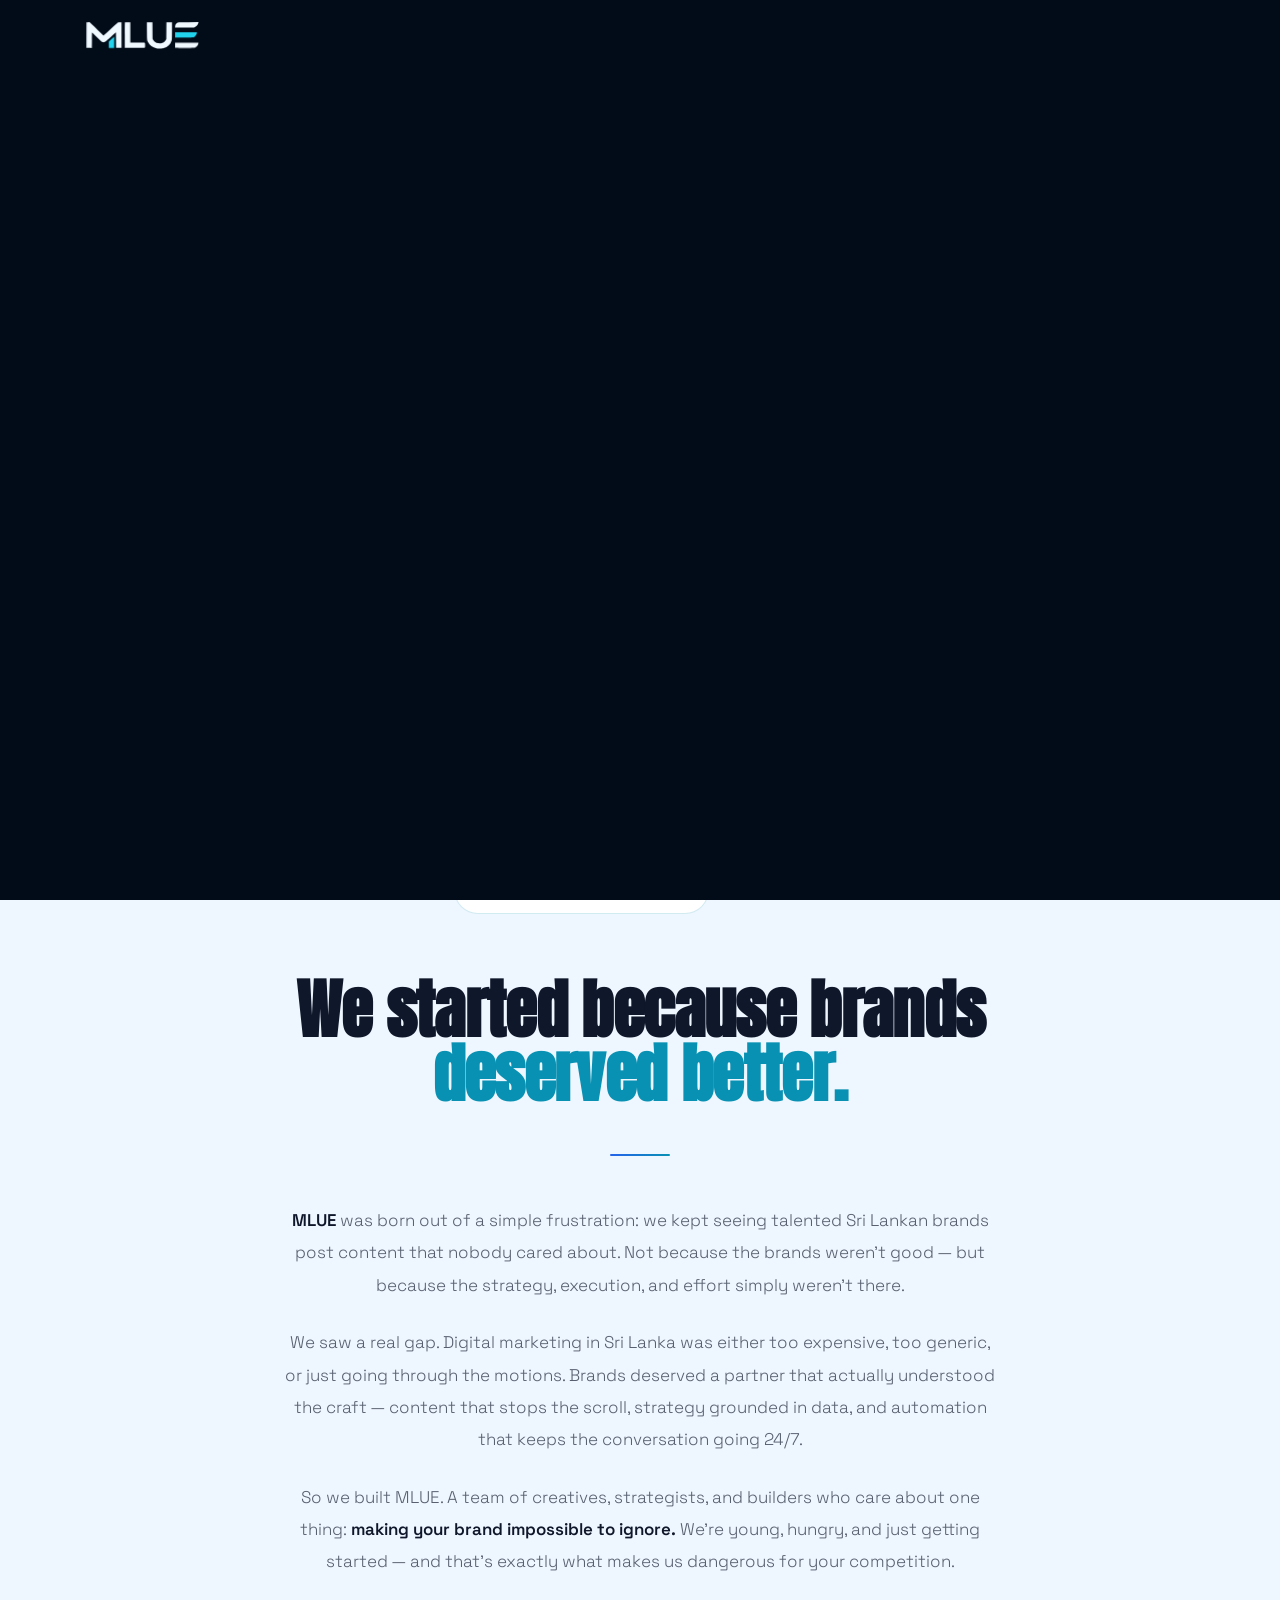
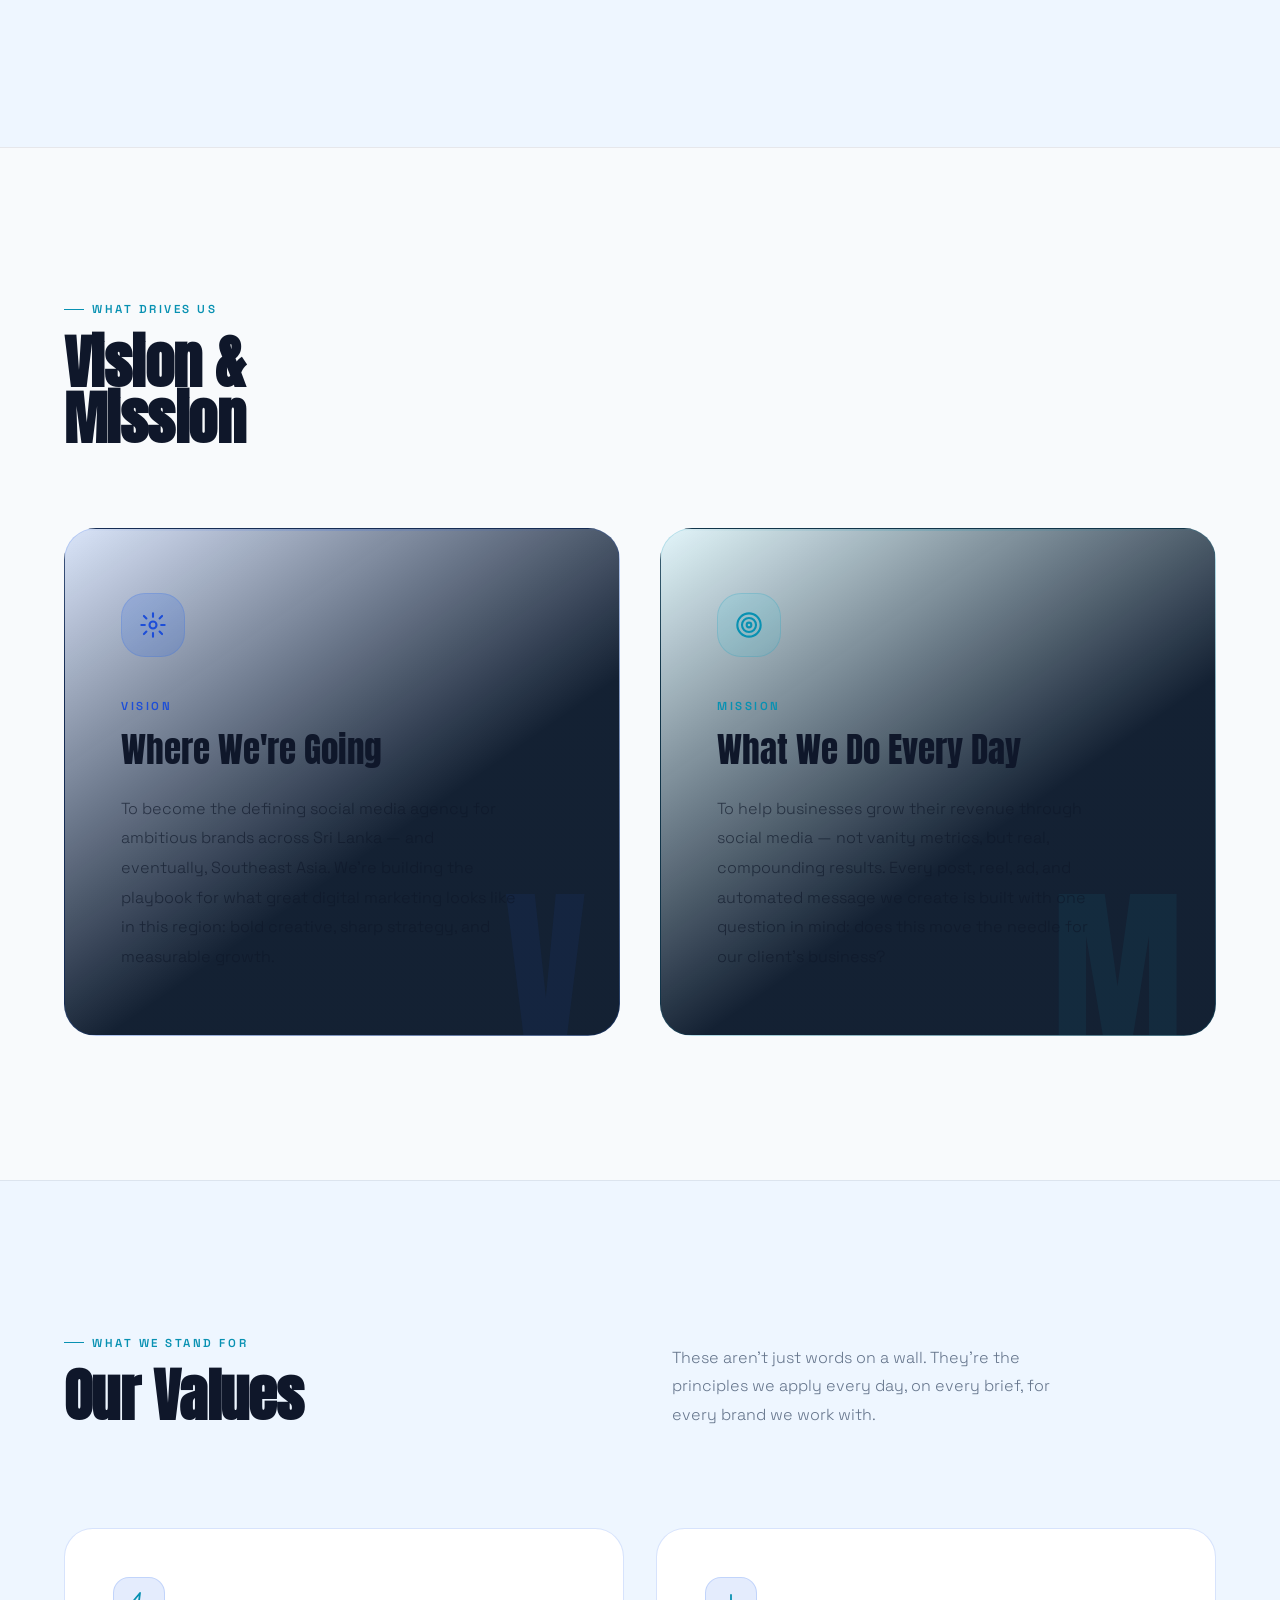
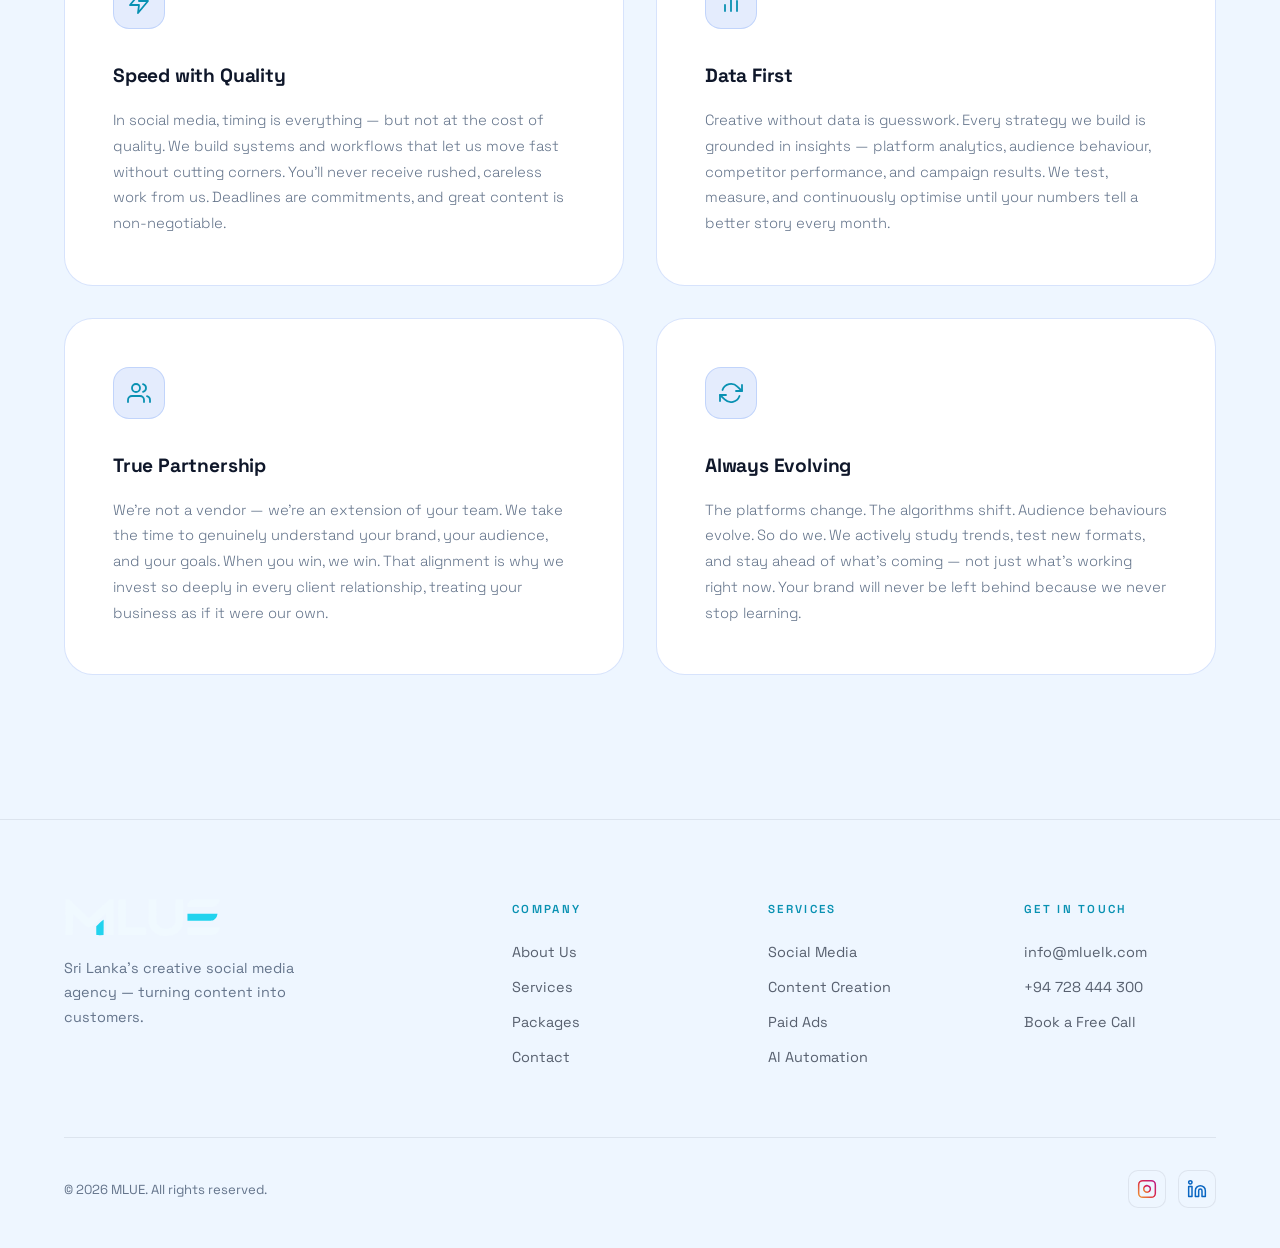
<file: about.html>
<!DOCTYPE html>
<html lang="en">
<head>
<meta charset="UTF-8">
<meta name="viewport" content="width=device-width, initial-scale=1.0">
<title>About — MLUE</title>
<link rel="icon" type="image/svg+xml" href="favicon.svg">
<link rel="stylesheet" href="shared.css">
<style>

/* ── ABOUT HERO ───────────────────────────────────────────── */
#hero {
  min-height: 72vh;
  display: flex; flex-direction: column; justify-content: center;
  align-items: center; text-align: center;
  padding: 8rem 5vw 5rem;
  position: relative; overflow: hidden;
}
.hero-glow-1 {
  position: absolute; width: 700px; height: 700px; border-radius: 50%;
  background: radial-gradient(circle, rgba(34,211,238,0.11) 0%, transparent 65%);
  top: -200px; right: -150px; animation: pulse 8s ease-in-out infinite; z-index: 0;
}
.hero-glow-2 {
  position: absolute; width: 500px; height: 500px; border-radius: 50%;
  background: radial-gradient(circle, rgba(37,99,235,0.12) 0%, transparent 65%);
  bottom: -100px; left: -100px; animation: pulse 11s ease-in-out infinite 3s reverse; z-index: 0;
}
#hero .hero-content { position: relative; z-index: 2; max-width: 860px; }

/* ── STORY ────────────────────────────────────────────────── */
#story {
  padding: 9rem 5vw;
  border-top: 1px solid var(--border);
  background: var(--navy);
}
.story-inner {
  max-width: 860px; margin: 0 auto; text-align: center;
}
.story-inner .section-title {
  font-size: clamp(2.6rem, 5vw, 5.2rem);
  margin-bottom: 2rem; line-height: 1.0;
}
.story-year-badge {
  display: inline-flex; flex-direction: column; align-items: center;
  background: var(--navy-card); border: 1px solid var(--border-cyan);
  border-radius: 1.5rem; padding: 1.4rem 2.6rem; margin-bottom: 4rem;
}
.story-year-badge .yr { font-family: 'Anton', sans-serif; font-size: 3.2rem; color: var(--cyan); line-height: 1; }
.story-year-badge .yr-label { font-size: 0.72rem; letter-spacing: 0.2em; text-transform: uppercase; color: var(--grey); margin-top: 0.3rem; }
.story-body { max-width: 720px; margin: 0 auto; }
.story-body p {
  color: var(--white-dim); font-size: 1.06rem; line-height: 1.9;
  margin-bottom: 1.6rem; font-weight: 300;
}
.story-body p strong { color: var(--white); font-weight: 600; }
.story-divider {
  width: 60px; height: 2px; margin: 3rem auto;
  background: linear-gradient(90deg, var(--blue), var(--cyan));
  border-radius: 2px;
}

/* ── VISION & MISSION ─────────────────────────────────────── */
#vision-mission {
  padding: 9rem 5vw;
  border-top: 1px solid var(--border);
  background: var(--navy-deep);
}
.vm-header { max-width: 600px; margin-bottom: 5rem; }
.vm-grid { display: grid; grid-template-columns: 1fr 1fr; gap: 2.5rem; }

.vm-card {
  border-radius: 2rem; padding: 4rem 3.5rem;
  position: relative; overflow: hidden;
  transition: transform 0.4s, box-shadow 0.4s;
}
.vm-card:hover { transform: translateY(-8px); }
.vm-card.vision {
  background: linear-gradient(145deg, rgba(37,99,235,0.14) 0%, rgba(7,21,40,0.95) 60%);
  border: 1px solid var(--border-blue);
}
.vm-card.mission {
  background: linear-gradient(145deg, rgba(34,211,238,0.10) 0%, rgba(7,21,40,0.95) 60%);
  border: 1px solid var(--border-cyan);
}
/* decorative corner accent */
.vm-card::before {
  content: ''; position: absolute; top: 0; left: 0; right: 0; height: 2px;
  background: linear-gradient(90deg, transparent, var(--border-blue), transparent);
  transition: background 0.4s;
}
.vm-card.vision:hover::before { background: linear-gradient(90deg, transparent, var(--blue), transparent); }
.vm-card.mission::before { background: linear-gradient(90deg, transparent, var(--border-cyan), transparent); }
.vm-card.mission:hover::before { background: linear-gradient(90deg, transparent, var(--cyan), transparent); }

/* big decorative letter */
.vm-bg-letter {
  position: absolute; bottom: -1.5rem; right: 2rem;
  font-family: 'Anton', sans-serif; font-size: 11rem; line-height: 1;
  pointer-events: none; user-select: none;
}
.vm-card.vision .vm-bg-letter { color: rgba(37,99,235,0.07); }
.vm-card.mission .vm-bg-letter { color: rgba(34,211,238,0.06); }

.vm-icon-wrap {
  width: 64px; height: 64px; border-radius: 1.5rem;
  display: flex; align-items: center; justify-content: center;
  margin-bottom: 2.5rem;
}
.vm-card.vision .vm-icon-wrap { background: rgba(37,99,235,0.18); border: 1px solid var(--border-blue); }
.vm-card.mission .vm-icon-wrap { background: rgba(34,211,238,0.12); border: 1px solid var(--border-cyan); }
.vm-icon-wrap svg { width: 28px; height: 28px; }
.vm-card.vision .vm-icon-wrap svg { stroke: var(--blue-bright); }
.vm-card.mission .vm-icon-wrap svg { stroke: var(--cyan); }

.vm-label {
  font-size: 0.72rem; letter-spacing: 0.22em; text-transform: uppercase;
  font-weight: 600; margin-bottom: 1rem;
}
.vm-card.vision .vm-label { color: var(--blue-bright); }
.vm-card.mission .vm-label { color: var(--cyan); }
.vm-title { font-family: 'Anton', sans-serif; font-size: 2.2rem; line-height: 1.1; margin-bottom: 1.5rem; }
.vm-text { color: var(--white-dim); font-size: 1rem; line-height: 1.85; font-weight: 300; position: relative; z-index: 1; max-width: 400px; }

/* ── VALUES ───────────────────────────────────────────────── */
#values {
  padding: 9rem 5vw;
  border-top: 1px solid var(--border);
  background: var(--navy);
}
.values-header { display: grid; grid-template-columns: 1fr 1fr; gap: 4rem; align-items: end; margin-bottom: 5rem; }
.values-header-sub { color: var(--grey); font-size: 1rem; line-height: 1.8; font-weight: 300; max-width: 420px; align-self: center; }

.values-grid { display: grid; grid-template-columns: repeat(2, 1fr); gap: 2rem; }

.value-card {
  background: var(--navy-card); border: 1px solid var(--border-blue);
  border-radius: 1.8rem; padding: 3rem;
  transition: transform 0.35s, box-shadow 0.35s, border-color 0.35s;
  position: relative; overflow: hidden;
}
.value-card::after {
  content: ''; position: absolute; top: 0; left: 0; right: 0; bottom: 0;
  background: linear-gradient(135deg, rgba(37,99,235,0.05), rgba(34,211,238,0.03));
  opacity: 0; transition: opacity 0.35s; border-radius: inherit;
  pointer-events: none;
}
.value-card:hover { transform: translateY(-6px); border-color: var(--border-cyan); box-shadow: 0 20px 60px rgba(34,211,238,0.08); }
.value-card:hover::after { opacity: 1; }

.value-icon-wrap {
  width: 52px; height: 52px; border-radius: 1rem; margin-bottom: 2rem;
  background: rgba(37,99,235,0.12); border: 1px solid var(--border-blue);
  display: flex; align-items: center; justify-content: center;
  transition: background 0.3s, border-color 0.3s;
}
.value-card:hover .value-icon-wrap { background: rgba(34,211,238,0.12); border-color: var(--border-cyan); }
.value-icon-wrap svg { width: 24px; height: 24px; stroke: var(--cyan); }

.value-name { font-weight: 700; font-size: 1.2rem; margin-bottom: 1rem; letter-spacing: -0.01em; }
.value-desc { color: var(--grey); font-size: 0.92rem; line-height: 1.75; font-weight: 300; }

/* ── MOBILE ───────────────────────────────────────────────── */
@media (max-width: 900px) {
  .vm-grid, .values-grid { grid-template-columns: 1fr; }
  .values-header { grid-template-columns: 1fr; gap: 1.5rem; margin-bottom: 3rem; }
  .vm-card { padding: 3rem 2.5rem; }
  .vm-bg-letter { font-size: 7rem; }
}
@media (max-width: 600px) {
  #story, #vision-mission, #values { padding: 5rem 5vw; }
  .vm-card { padding: 2.5rem 2rem; }
  .value-card { padding: 2.5rem 2rem; }
  .story-year-badge { padding: 1rem 2rem; }
}
</style>
</head>
<body>
<!-- MLUE INTRO LOADER -->
<div id="mlue-loader">
  <div class="loader-stage" id="loaderStage">
    <svg class="loader-logo" id="loaderSvg" xmlns="http://www.w3.org/2000/svg" viewBox="88 468 634 162">
      <path class="from-left"  fill="#F0F9FF" d="M 483.695312 620.753906 C 461.484375 616.179688 445.511719 604.699219 437.359375 587.480469 C 431.121094 574.417969 431.285156 576.332031 430.953125 522.84375 L 430.703125 474.761719 L 461.484375 474.761719 L 461.734375 520.761719 C 461.980469 564.105469 462.148438 566.933594 463.644531 570.675781 C 467.304688 579.578125 474.460938 586.398438 483.363281 589.5625 C 490.683594 592.140625 506.65625 592.804688 513.5625 590.808594 C 525.207031 587.480469 532.113281 582.070312 536.355469 573.007812 L 538.519531 568.347656 L 538.933594 521.757812 L 539.347656 475.171875 L 554.988281 474.921875 L 570.628906 474.757812 L 570.382812 522.757812 C 570.050781 569.675781 570.050781 571.003906 568.21875 576.914062 C 561.644531 598.625 547.503906 612.1875 524.292969 619.171875 C 517.808594 621.085938 515.144531 621.417969 503.164062 621.667969 C 493.597656 621.835938 487.6875 621.585938 483.699219 620.753906 Z"/>
      <path class="from-left"  fill="#F0F9FF" d="M 108.175781 618.011719 L 93.867188 617.84375 L 94.03125 546.46875 L 94.28125 475.175781 L 102.683594 474.925781 L 111.003906 474.679688 L 126.808594 489.902344 C 135.460938 498.21875 152.933594 515.109375 165.574219 527.421875 L 188.703125 549.796875 L 190.949219 547.964844 C 192.277344 546.96875 201.84375 538.230469 212.410156 528.5 C 222.890625 518.765625 240.359375 502.628906 251.09375 492.726562 L 270.644531 474.761719 L 289.363281 474.761719 L 289.363281 617.84375 L 274.804688 617.84375 C 266.820312 617.84375 259.996094 617.925781 259.664062 618.09375 C 259.25 618.175781 258.832031 598.542969 258.582031 574.417969 L 258.167969 530.660156 L 240.699219 546.46875 C 206.59375 577.414062 199.9375 583.15625 196.609375 584.652344 C 192.199219 586.648438 185.128906 586.648438 180.554688 584.570312 C 178.222656 583.492188 168.742188 574.921875 151.355469 557.949219 C 137.210938 544.222656 125.398438 532.992188 125.148438 532.992188 C 124.902344 532.992188 124.570312 552.125 124.484375 575.585938 C 124.316406 603.203125 123.902344 618.175781 123.402344 618.175781 C 122.988281 618.257812 116.082031 618.175781 108.179688 618.011719 Z"/>
      <path class="from-left"  fill="#F0F9FF" d="M 307.996094 617.929688 C 307.832031 617.761719 307.664062 585.902344 307.664062 547.132812 C 307.664062 493.480469 307.910156 476.507812 308.664062 475.757812 C 309.328125 475.09375 313.988281 474.761719 324.050781 474.761719 L 338.445312 474.761719 L 338.445312 588.730469 L 416.726562 588.730469 L 418.722656 590.808594 C 420.71875 592.71875 420.800781 593.21875 420.800781 603.953125 C 420.800781 613.601562 420.632812 615.265625 419.300781 616.429688 C 417.972656 617.597656 412.066406 617.761719 363.066406 618.011719 C 332.953125 618.175781 308.160156 618.09375 307.992188 617.929688 Z"/>
      <path class="from-right" fill="#F0F9FF" d="M 588.347656 617.929688 C 588.179688 617.761719 588.015625 611.109375 588.015625 603.121094 L 588.015625 588.730469 L 718.371094 588.730469 L 717.625 593.054688 C 716.125 601.042969 711.300781 608.445312 704.644531 612.855469 C 697.160156 617.847656 697.324219 617.761719 640.589844 618.015625 C 612.054688 618.179688 588.511719 618.097656 588.347656 617.933594 Z"/>
      <path class="from-right" fill="#F0F9FF" d="M 588.179688 498.300781 C 588.761719 488.320312 593.585938 481 602.15625 476.925781 C 605.820312 475.179688 606.898438 475.179688 661.972656 474.925781 L 718.042969 474.679688 L 717.542969 478.507812 C 716.210938 487.824219 707.476562 498.558594 697.992188 502.382812 L 693.25 504.292969 L 640.507812 504.542969 L 587.765625 504.789062 Z"/>
      <path class="from-left"  fill="#22D3EE" d="M 219.234375 618.175781 C 218.902344 617.84375 218.652344 609.609375 218.652344 599.957031 L 218.652344 582.324219 L 227.136719 574.503906 C 241.863281 560.859375 247.101562 556.285156 248.101562 556.285156 C 248.765625 556.285156 248.933594 564.601562 248.601562 587.230469 L 248.1875 618.261719 L 233.960938 618.511719 C 226.222656 618.589844 219.570312 618.429688 219.238281 618.175781 Z"/>
      <path class="from-right" fill="#22D3EE" d="M 588.015625 545.882812 L 588.015625 531.328125 L 709.636719 531.328125 L 709.058594 535.320312 C 708.808594 537.484375 707.644531 541.226562 706.480469 543.722656 C 703.816406 549.546875 695.332031 557.949219 690.503906 559.445312 C 687.925781 560.195312 674.699219 560.445312 637.511719 560.445312 L 588.015625 560.445312 Z"/>
    </svg>
    <div class="loader-tagline">Creative Social Media Agency</div>
  </div>
</div>

<!-- NAV -->
<nav id="main-nav">
  <a href="index.html" class="nav-logo">
    <div class="logo-svg-wrap">
      <svg style="color:#f0f9ff;" xmlns="http://www.w3.org/2000/svg" viewBox="88 468 634 162" preserveAspectRatio="xMidYMid meet">
        <path fill="currentColor" d="M 483.695312 620.753906 C 461.484375 616.179688 445.511719 604.699219 437.359375 587.480469 C 431.121094 574.417969 431.285156 576.332031 430.953125 522.84375 L 430.703125 474.761719 L 461.484375 474.761719 L 461.734375 520.761719 C 461.980469 564.105469 462.148438 566.933594 463.644531 570.675781 C 467.304688 579.578125 474.460938 586.398438 483.363281 589.5625 C 490.683594 592.140625 506.65625 592.804688 513.5625 590.808594 C 525.207031 587.480469 532.113281 582.070312 536.355469 573.007812 L 538.519531 568.347656 L 538.933594 521.757812 L 539.347656 475.171875 L 554.988281 474.921875 L 570.628906 474.757812 L 570.382812 522.757812 C 570.050781 569.675781 570.050781 571.003906 568.21875 576.914062 C 561.644531 598.625 547.503906 612.1875 524.292969 619.171875 C 517.808594 621.085938 515.144531 621.417969 503.164062 621.667969 C 493.597656 621.835938 487.6875 621.585938 483.699219 620.753906 Z"/>
        <path fill="currentColor" d="M 108.175781 618.011719 L 93.867188 617.84375 L 94.03125 546.46875 L 94.28125 475.175781 L 102.683594 474.925781 L 111.003906 474.679688 L 126.808594 489.902344 C 135.460938 498.21875 152.933594 515.109375 165.574219 527.421875 L 188.703125 549.796875 L 190.949219 547.964844 C 192.277344 546.96875 201.84375 538.230469 212.410156 528.5 C 222.890625 518.765625 240.359375 502.628906 251.09375 492.726562 L 270.644531 474.761719 L 289.363281 474.761719 L 289.363281 617.84375 L 274.804688 617.84375 C 266.820312 617.84375 259.996094 617.925781 259.664062 618.09375 C 259.25 618.175781 258.832031 598.542969 258.582031 574.417969 L 258.167969 530.660156 L 240.699219 546.46875 C 206.59375 577.414062 199.9375 583.15625 196.609375 584.652344 C 192.199219 586.648438 185.128906 586.648438 180.554688 584.570312 C 178.222656 583.492188 168.742188 574.921875 151.355469 557.949219 C 137.210938 544.222656 125.398438 532.992188 125.148438 532.992188 C 124.902344 532.992188 124.570312 552.125 124.484375 575.585938 C 124.316406 603.203125 123.902344 618.175781 123.402344 618.175781 C 122.988281 618.257812 116.082031 618.175781 108.179688 618.011719 Z"/>
        <path fill="currentColor" d="M 307.996094 617.929688 C 307.832031 617.761719 307.664062 585.902344 307.664062 547.132812 C 307.664062 493.480469 307.910156 476.507812 308.664062 475.757812 C 309.328125 475.09375 313.988281 474.761719 324.050781 474.761719 L 338.445312 474.761719 L 338.445312 588.730469 L 416.726562 588.730469 L 418.722656 590.808594 C 420.71875 592.71875 420.800781 593.21875 420.800781 603.953125 C 420.800781 613.601562 420.632812 615.265625 419.300781 616.429688 C 417.972656 617.597656 412.066406 617.761719 363.066406 618.011719 C 332.953125 618.175781 308.160156 618.09375 307.992188 617.929688 Z"/>
        <path fill="currentColor" d="M 588.347656 617.929688 C 588.179688 617.761719 588.015625 611.109375 588.015625 603.121094 L 588.015625 588.730469 L 718.371094 588.730469 L 717.625 593.054688 C 716.125 601.042969 711.300781 608.445312 704.644531 612.855469 C 697.160156 617.847656 697.324219 617.761719 640.589844 618.015625 C 612.054688 618.179688 588.511719 618.097656 588.347656 617.933594 Z"/>
        <path fill="currentColor" d="M 588.179688 498.300781 C 588.761719 488.320312 593.585938 481 602.15625 476.925781 C 605.820312 475.179688 606.898438 475.179688 661.972656 474.925781 L 718.042969 474.679688 L 717.542969 478.507812 C 716.210938 487.824219 707.476562 498.558594 697.992188 502.382812 L 693.25 504.292969 L 640.507812 504.542969 L 587.765625 504.789062 Z"/>
        <path fill="#22D3EE" d="M 219.234375 618.175781 C 218.902344 617.84375 218.652344 609.609375 218.652344 599.957031 L 218.652344 582.324219 L 227.136719 574.503906 C 241.863281 560.859375 247.101562 556.285156 248.101562 556.285156 C 248.765625 556.285156 248.933594 564.601562 248.601562 587.230469 L 248.1875 618.261719 L 233.960938 618.511719 C 226.222656 618.589844 219.570312 618.429688 219.238281 618.175781 Z"/>
        <path fill="#22D3EE" d="M 588.015625 545.882812 L 588.015625 531.328125 L 709.636719 531.328125 L 709.058594 535.320312 C 708.808594 537.484375 707.644531 541.226562 706.480469 543.722656 C 703.816406 549.546875 695.332031 557.949219 690.503906 559.445312 C 687.925781 560.195312 674.699219 560.445312 637.511719 560.445312 L 588.015625 560.445312 Z"/>
      </svg>
    </div>
  </a>
  <ul class="nav-links">
    <li><a href="index.html">Home</a></li>
    <li><a href="about.html" class="active">About</a></li>
    <li><a href="services.html">Services</a></li>
    <li><a href="work.html">Packages</a></li>
    <li><a href="contact.html" class="nav-cta">Contact Us →</a></li>
  </ul>
  <div class="nav-actions">
    <button class="theme-toggle" aria-label="Toggle theme" onclick="toggleTheme()">☀</button>
    <button class="nav-burger" aria-label="Open menu" onclick="toggleMenu()">☰</button>
  </div>
</nav>

<!-- HERO -->
<section id="hero">
  <canvas class="cursor-glow-canvas" id="heroGlowCanvas"></canvas>
  <div class="page-hero-bg"></div>
  <div class="hero-glow-1"></div>
  <div class="hero-glow-2"></div>
  <div class="hero-content">
    <div class="page-kicker">Who We Are</div>
    <h1 class="page-title">
      ABOUT<br><span class="cyan">MLUE</span>
    </h1>
  </div>
</section>

<!-- STORY -->
<section id="story">
  <div class="story-inner">
    <div class="story-year-badge reveal">
      <span class="yr">2026</span>
      <span class="yr-label">Founded in Sri Lanka</span>
    </div>
    <p class="section-label reveal">Our Story</p>
    <h2 class="section-title reveal reveal-delay-1">
      We started because brands<br><span style="color:var(--cyan)">deserved better.</span>
    </h2>
    <div class="story-divider reveal reveal-delay-2"></div>
    <div class="story-body reveal reveal-delay-2">
      <p>
        <strong>MLUE</strong> was born out of a simple frustration: we kept seeing talented Sri Lankan brands post content that nobody cared about. Not because the brands weren't good — but because the strategy, execution, and effort simply weren't there.
      </p>
      <p>
        We saw a real gap. Digital marketing in Sri Lanka was either too expensive, too generic, or just going through the motions. Brands deserved a partner that actually understood the craft — content that stops the scroll, strategy grounded in data, and automation that keeps the conversation going 24/7.
      </p>
      <p>
        So we built MLUE. A team of creatives, strategists, and builders who care about one thing: <strong>making your brand impossible to ignore.</strong> We're young, hungry, and just getting started — and that's exactly what makes us dangerous for your competition.
      </p>
    </div>
  </div>
</section>

<!-- VISION & MISSION -->
<section id="vision-mission">
  <div class="vm-header">
    <p class="section-label reveal">What Drives Us</p>
    <h2 class="section-title reveal reveal-delay-1">Vision &<br>Mission</h2>
  </div>
  <div class="vm-grid">

    <!-- VISION -->
    <div class="vm-card vision reveal">
      <div class="vm-bg-letter">V</div>
      <div class="vm-icon-wrap">
        <!-- Telescope / compass icon -->
        <svg xmlns="http://www.w3.org/2000/svg" fill="none" stroke-width="1.8" stroke-linecap="round" stroke-linejoin="round" viewBox="0 0 24 24">
          <circle cx="12" cy="12" r="3"/><path d="M12 2v3M12 19v3M4.22 4.22l2.12 2.12M17.66 17.66l2.12 2.12M2 12h3M19 12h3M4.22 19.78l2.12-2.12M17.66 6.34l2.12-2.12"/>
        </svg>
      </div>
      <div class="vm-label">Vision</div>
      <div class="vm-title">Where We're Going</div>
      <p class="vm-text">
        To become the defining social media agency for ambitious brands across Sri Lanka — and eventually, Southeast Asia. We're building the playbook for what great digital marketing looks like in this region: bold creative, sharp strategy, and measurable growth.
      </p>
    </div>

    <!-- MISSION -->
    <div class="vm-card mission reveal reveal-delay-1">
      <div class="vm-bg-letter">M</div>
      <div class="vm-icon-wrap">
        <!-- Target icon -->
        <svg xmlns="http://www.w3.org/2000/svg" fill="none" stroke-width="1.8" stroke-linecap="round" stroke-linejoin="round" viewBox="0 0 24 24">
          <circle cx="12" cy="12" r="10"/><circle cx="12" cy="12" r="6"/><circle cx="12" cy="12" r="2"/>
        </svg>
      </div>
      <div class="vm-label">Mission</div>
      <div class="vm-title">What We Do Every Day</div>
      <p class="vm-text">
        To help businesses grow their revenue through social media — not vanity metrics, but real, compounding results. Every post, reel, ad, and automated message we create is built with one question in mind: does this move the needle for our client's business?
      </p>
    </div>

  </div>
</section>

<!-- VALUES -->
<section id="values">
  <div class="values-header">
    <div>
      <p class="section-label reveal">What We Stand For</p>
      <h2 class="section-title reveal reveal-delay-1">Our Values</h2>
    </div>
    <p class="values-header-sub reveal reveal-delay-2">
      These aren't just words on a wall. They're the principles we apply every day, on every brief, for every brand we work with.
    </p>
  </div>

  <div class="values-grid">

    <!-- Speed with Quality -->
    <div class="value-card reveal">
      <div class="value-icon-wrap">
        <svg xmlns="http://www.w3.org/2000/svg" fill="none" stroke-width="1.8" stroke-linecap="round" stroke-linejoin="round" viewBox="0 0 24 24">
          <path d="M13 2L3 14h9l-1 8 10-12h-9l1-8z"/>
        </svg>
      </div>
      <div class="value-name">Speed with Quality</div>
      <div class="value-desc">
        In social media, timing is everything — but not at the cost of quality. We build systems and workflows that let us move fast without cutting corners. You'll never receive rushed, careless work from us. Deadlines are commitments, and great content is non-negotiable.
      </div>
    </div>

    <!-- Data First -->
    <div class="value-card reveal reveal-delay-1">
      <div class="value-icon-wrap">
        <svg xmlns="http://www.w3.org/2000/svg" fill="none" stroke-width="1.8" stroke-linecap="round" stroke-linejoin="round" viewBox="0 0 24 24">
          <line x1="18" y1="20" x2="18" y2="10"/><line x1="12" y1="20" x2="12" y2="4"/><line x1="6" y1="20" x2="6" y2="14"/>
        </svg>
      </div>
      <div class="value-name">Data First</div>
      <div class="value-desc">
        Creative without data is guesswork. Every strategy we build is grounded in insights — platform analytics, audience behaviour, competitor performance, and campaign results. We test, measure, and continuously optimise until your numbers tell a better story every month.
      </div>
    </div>

    <!-- True Partnership -->
    <div class="value-card reveal reveal-delay-2">
      <div class="value-icon-wrap">
        <svg xmlns="http://www.w3.org/2000/svg" fill="none" stroke-width="1.8" stroke-linecap="round" stroke-linejoin="round" viewBox="0 0 24 24">
          <path d="M17 21v-2a4 4 0 0 0-4-4H5a4 4 0 0 0-4 4v2"/><circle cx="9" cy="7" r="4"/><path d="M23 21v-2a4 4 0 0 0-3-3.87"/><path d="M16 3.13a4 4 0 0 1 0 7.75"/>
        </svg>
      </div>
      <div class="value-name">True Partnership</div>
      <div class="value-desc">
        We're not a vendor — we're an extension of your team. We take the time to genuinely understand your brand, your audience, and your goals. When you win, we win. That alignment is why we invest so deeply in every client relationship, treating your business as if it were our own.
      </div>
    </div>

    <!-- Always Evolving -->
    <div class="value-card reveal reveal-delay-3">
      <div class="value-icon-wrap">
        <svg xmlns="http://www.w3.org/2000/svg" fill="none" stroke-width="1.8" stroke-linecap="round" stroke-linejoin="round" viewBox="0 0 24 24">
          <polyline points="23 4 23 10 17 10"/><polyline points="1 20 1 14 7 14"/>
          <path d="M3.51 9a9 9 0 0 1 14.85-3.36L23 10M1 14l4.64 4.36A9 9 0 0 0 20.49 15"/>
        </svg>
      </div>
      <div class="value-name">Always Evolving</div>
      <div class="value-desc">
        The platforms change. The algorithms shift. Audience behaviours evolve. So do we. We actively study trends, test new formats, and stay ahead of what's coming — not just what's working right now. Your brand will never be left behind because we never stop learning.
      </div>
    </div>

  </div>
</section>

<!-- FOOTER -->
<footer>
  <div class="footer-grid">
    <div class="footer-brand">
      <div class="logo-svg-wrap" style="height:36px;">
        <svg style="color:#f0f9ff;" xmlns="http://www.w3.org/2000/svg" viewBox="88 468 634 162">
          <path fill="currentColor" d="M 483.695312 620.753906 C 461.484375 616.179688 445.511719 604.699219 437.359375 587.480469 C 431.121094 574.417969 431.285156 576.332031 430.953125 522.84375 L 430.703125 474.761719 L 461.484375 474.761719 L 461.734375 520.761719 C 461.980469 564.105469 462.148438 566.933594 463.644531 570.675781 C 467.304688 579.578125 474.460938 586.398438 483.363281 589.5625 C 490.683594 592.140625 506.65625 592.804688 513.5625 590.808594 C 525.207031 587.480469 532.113281 582.070312 536.355469 573.007812 L 538.519531 568.347656 L 538.933594 521.757812 L 539.347656 475.171875 L 554.988281 474.921875 L 570.628906 474.757812 L 570.382812 522.757812 C 570.050781 569.675781 570.050781 571.003906 568.21875 576.914062 C 561.644531 598.625 547.503906 612.1875 524.292969 619.171875 C 517.808594 621.085938 515.144531 621.417969 503.164062 621.667969 C 493.597656 621.835938 487.6875 621.585938 483.699219 620.753906 Z"/>
          <path fill="currentColor" d="M 108.175781 618.011719 L 93.867188 617.84375 L 94.03125 546.46875 L 94.28125 475.175781 L 102.683594 474.925781 L 111.003906 474.679688 L 126.808594 489.902344 C 135.460938 498.21875 152.933594 515.109375 165.574219 527.421875 L 188.703125 549.796875 L 190.949219 547.964844 C 192.277344 546.96875 201.84375 538.230469 212.410156 528.5 C 222.890625 518.765625 240.359375 502.628906 251.09375 492.726562 L 270.644531 474.761719 L 289.363281 474.761719 L 289.363281 617.84375 L 274.804688 617.84375 C 266.820312 617.84375 259.996094 617.925781 259.664062 618.09375 C 259.25 618.175781 258.832031 598.542969 258.582031 574.417969 L 258.167969 530.660156 L 240.699219 546.46875 C 206.59375 577.414062 199.9375 583.15625 196.609375 584.652344 C 192.199219 586.648438 185.128906 586.648438 180.554688 584.570312 C 178.222656 583.492188 168.742188 574.921875 151.355469 557.949219 C 137.210938 544.222656 125.398438 532.992188 125.148438 532.992188 C 124.902344 532.992188 124.570312 552.125 124.484375 575.585938 C 124.316406 603.203125 123.902344 618.175781 123.402344 618.175781 C 122.988281 618.257812 116.082031 618.175781 108.179688 618.011719 Z"/>
          <path fill="currentColor" d="M 307.996094 617.929688 C 307.832031 617.761719 307.664062 585.902344 307.664062 547.132812 C 307.664062 493.480469 307.910156 476.507812 308.664062 475.757812 C 309.328125 475.09375 313.988281 474.761719 324.050781 474.761719 L 338.445312 474.761719 L 338.445312 588.730469 L 416.726562 588.730469 L 418.722656 590.808594 C 420.71875 592.71875 420.800781 593.21875 420.800781 603.953125 C 420.800781 613.601562 420.632812 615.265625 419.300781 616.429688 C 417.972656 617.597656 412.066406 617.761719 363.066406 618.011719 C 332.953125 618.175781 308.160156 618.09375 307.992188 617.929688 Z"/>
          <path fill="currentColor" d="M 588.347656 617.929688 C 588.179688 617.761719 588.015625 611.109375 588.015625 603.121094 L 588.015625 588.730469 L 718.371094 588.730469 L 717.625 593.054688 C 716.125 601.042969 711.300781 608.445312 704.644531 612.855469 C 697.160156 617.847656 697.324219 617.761719 640.589844 618.015625 C 612.054688 618.179688 588.511719 618.097656 588.347656 617.933594 Z"/>
          <path fill="currentColor" d="M 588.179688 498.300781 C 588.761719 488.320312 593.585938 481 602.15625 476.925781 C 605.820312 475.179688 606.898438 475.179688 661.972656 474.925781 L 718.042969 474.679688 L 717.542969 478.507812 C 716.210938 487.824219 707.476562 498.558594 697.992188 502.382812 L 693.25 504.292969 L 640.507812 504.542969 L 587.765625 504.789062 Z"/>
          <path fill="#22D3EE" d="M 219.234375 618.175781 C 218.902344 617.84375 218.652344 609.609375 218.652344 599.957031 L 218.652344 582.324219 L 227.136719 574.503906 C 241.863281 560.859375 247.101562 556.285156 248.101562 556.285156 C 248.765625 556.285156 248.933594 564.601562 248.601562 587.230469 L 248.1875 618.261719 L 233.960938 618.511719 C 226.222656 618.589844 219.570312 618.429688 219.238281 618.175781 Z"/>
          <path fill="#22D3EE" d="M 588.015625 545.882812 L 588.015625 531.328125 L 709.636719 531.328125 L 709.058594 535.320312 C 708.808594 537.484375 707.644531 541.226562 706.480469 543.722656 C 703.816406 549.546875 695.332031 557.949219 690.503906 559.445312 C 687.925781 560.195312 674.699219 560.445312 637.511719 560.445312 L 588.015625 560.445312 Z"/>
        </svg>
      </div>
      <p>Sri Lanka's creative social media agency — turning content into customers.</p>
    </div>
    <div class="footer-col">
      <h4>Company</h4>
      <a href="about.html">About Us</a>
      <a href="services.html">Services</a>
      <a href="work.html">Packages</a>
      <a href="contact.html">Contact</a>
    </div>
    <div class="footer-col">
      <h4>Services</h4>
      <a href="services.html">Social Media</a>
      <a href="services.html">Content Creation</a>
      <a href="services.html">Paid Ads</a>
      <a href="services.html">AI Automation</a>
    </div>
    <div class="footer-col">
      <h4>Get in Touch</h4>
      <a href="mailto:info@mluelk.com">info@mluelk.com</a>
      <a href="tel:+94728444300">+94 728 444 300</a>
      <a href="contact.html">Book a Free Call</a>
    </div>
  </div>
  <div class="footer-bottom">
    <div class="footer-copy">© 2026 MLUE. All rights reserved.</div>
    <div class="footer-social">
      <a href="https://www.instagram.com/mluelk/" target="_blank" rel="noopener noreferrer" aria-label="Instagram">
        <svg width="20" height="20" viewBox="0 0 24 24" fill="none" stroke="url(#ig-grad)" stroke-width="1.8" stroke-linecap="round" stroke-linejoin="round">
          <defs><linearGradient id="ig-grad" x1="0%" y1="100%" x2="100%" y2="0%"><stop offset="0%" stop-color="#f09433"/><stop offset="25%" stop-color="#e6683c"/><stop offset="50%" stop-color="#dc2743"/><stop offset="75%" stop-color="#cc2366"/><stop offset="100%" stop-color="#bc1888"/></linearGradient></defs>
          <rect x="2" y="2" width="20" height="20" rx="5" ry="5"/><path d="M16 11.37A4 4 0 1 1 12.63 8 4 4 0 0 1 16 11.37z"/><line x1="17.5" y1="6.5" x2="17.51" y2="6.5"/>
        </svg>
      </a>
      <a href="https://www.linkedin.com/company/mluelk/" target="_blank" rel="noopener noreferrer" aria-label="LinkedIn">
        <svg width="20" height="20" viewBox="0 0 24 24" fill="none" stroke="#0A66C2" stroke-width="1.8" stroke-linecap="round" stroke-linejoin="round">
          <path d="M16 8a6 6 0 0 1 6 6v7h-4v-7a2 2 0 0 0-2-2 2 2 0 0 0-2 2v7h-4v-7a6 6 0 0 1 6-6z"/><rect x="2" y="9" width="4" height="12"/><circle cx="4" cy="4" r="2"/>
        </svg>
      </a>
    </div>
  </div>
</footer>

<script>
/* ── SHARED JS ──────────────────────────────────────────── */
function toggleMenu() {
  document.querySelector('.nav-links')?.classList.toggle('open');
}
function applyTheme(t) {
  const isLight = t === 'light';
  document.documentElement.setAttribute('data-theme', isLight ? 'light' : 'dark');
  const btn = document.querySelector('.theme-toggle');
  if (btn) btn.textContent = isLight ? '🌙' : '☀';
  localStorage.setItem('mlue-theme', isLight ? 'light' : 'dark');
}
function toggleTheme() {
  applyTheme(document.documentElement.getAttribute('data-theme') === 'light' ? 'dark' : 'light');
}
const saved = localStorage.getItem('mlue-theme');
applyTheme(saved || (window.matchMedia('(prefers-color-scheme: light)').matches ? 'light' : 'dark'));

window.addEventListener('scroll', () => {
  document.getElementById('main-nav')?.classList.toggle('scrolled', window.scrollY > 60);
});

const ro = new IntersectionObserver(
  es => es.forEach(e => { if (e.isIntersecting) e.target.classList.add('visible'); }),
  { threshold: 0.08, rootMargin: '0px 0px -30px 0px' }
);
document.querySelectorAll('.reveal, .reveal-left, .reveal-right').forEach(el => ro.observe(el));

/* ── CURSOR GLOW ────────────────────────────────────────── */
(function() {
  if (window.matchMedia('(hover: none)').matches) return;
  const canvas = document.getElementById('heroGlowCanvas');
  const section = document.getElementById('hero');
  if (!canvas || !section) return;
  const ctx = canvas.getContext('2d');
  let mx = -999, my = -999;
  function resize() { canvas.width = section.offsetWidth; canvas.height = section.offsetHeight; }
  resize();
  window.addEventListener('resize', resize);
  section.addEventListener('mousemove', e => {
    const r = section.getBoundingClientRect();
    mx = e.clientX - r.left; my = e.clientY - r.top;
  });
  section.addEventListener('mouseleave', () => { mx = -999; my = -999; });
  (function draw() {
    ctx.clearRect(0, 0, canvas.width, canvas.height);
    if (mx > 0) {
      const g = ctx.createRadialGradient(mx, my, 0, mx, my, 240);
      g.addColorStop(0, 'rgba(34,211,238,0.12)');
      g.addColorStop(0.45, 'rgba(37,99,235,0.06)');
      g.addColorStop(1, 'rgba(37,99,235,0)');
      ctx.fillStyle = g;
      ctx.beginPath(); ctx.arc(mx, my, 240, 0, Math.PI * 2); ctx.fill();
    }
    requestAnimationFrame(draw);
  })();
})();
</script>
<script>
/* ── MLUE INTRO LOADER ─────────────────────────────────────
   First-visit only (sessionStorage). Logo letters sweep in
   from left/right, then the assembled logo docks into the
   navbar logo position. Pure measurement + CSS transform —
   no animationend dependency, cannot get stuck.
───────────────────────────────────────────────────────────*/
(function () {
  var loader = document.getElementById('mlue-loader');
  if (!loader) return;

  if (sessionStorage.getItem('mlue_seen')) {
    loader.classList.add('skip');
    return;
  }
  sessionStorage.setItem('mlue_seen', '1');
  document.body.style.overflow = 'hidden';

  var stage = document.getElementById('loaderStage');
  var navLogo = document.querySelector('.nav-logo .logo-svg-wrap svg');

  // Total time for all letter paths to finish sweeping in (last delay 0.5s + duration 0.7s)
  var SWEEP_DONE = 1250;
  // Hold the assembled logo on screen briefly before docking
  var DOCK_AT = 1700;
  // Remove loader after dock transition completes
  var REMOVE_AT = 2550;

  setTimeout(function () {
    try {
      if (stage && navLogo) {
        var stageRect = stage.getBoundingClientRect();
        var navRect = navLogo.getBoundingClientRect();

        // Scale: target nav logo height vs current loader logo height
        var scale = navRect.height / stageRect.height;

        // Center points
        var stageCenterX = stageRect.left + stageRect.width / 2;
        var stageCenterY = stageRect.top + stageRect.height / 2;
        var navCenterX = navRect.left + navRect.width / 2;
        var navCenterY = navRect.top + navRect.height / 2;

        var tx = navCenterX - stageCenterX;
        var ty = navCenterY - stageCenterY;

        stage.style.setProperty('--tx', tx + 'px');
        stage.style.setProperty('--ty', ty + 'px');
        stage.style.setProperty('--ts', scale);
        stage.classList.add('dock');
      }
    } catch (e) {
      // If measurement fails for any reason, just fall through to fade-out below
    }
  }, DOCK_AT);

  setTimeout(function () {
    loader.classList.add('loader-done');
    document.body.style.overflow = '';
  }, REMOVE_AT);

  // Hard safety net: no matter what, loader is force-removed from the DOM
  setTimeout(function () {
    if (loader && loader.parentNode) loader.remove();
    document.body.style.overflow = '';
  }, REMOVE_AT + 600);
})();
</script>
</body>
</html>
</file>
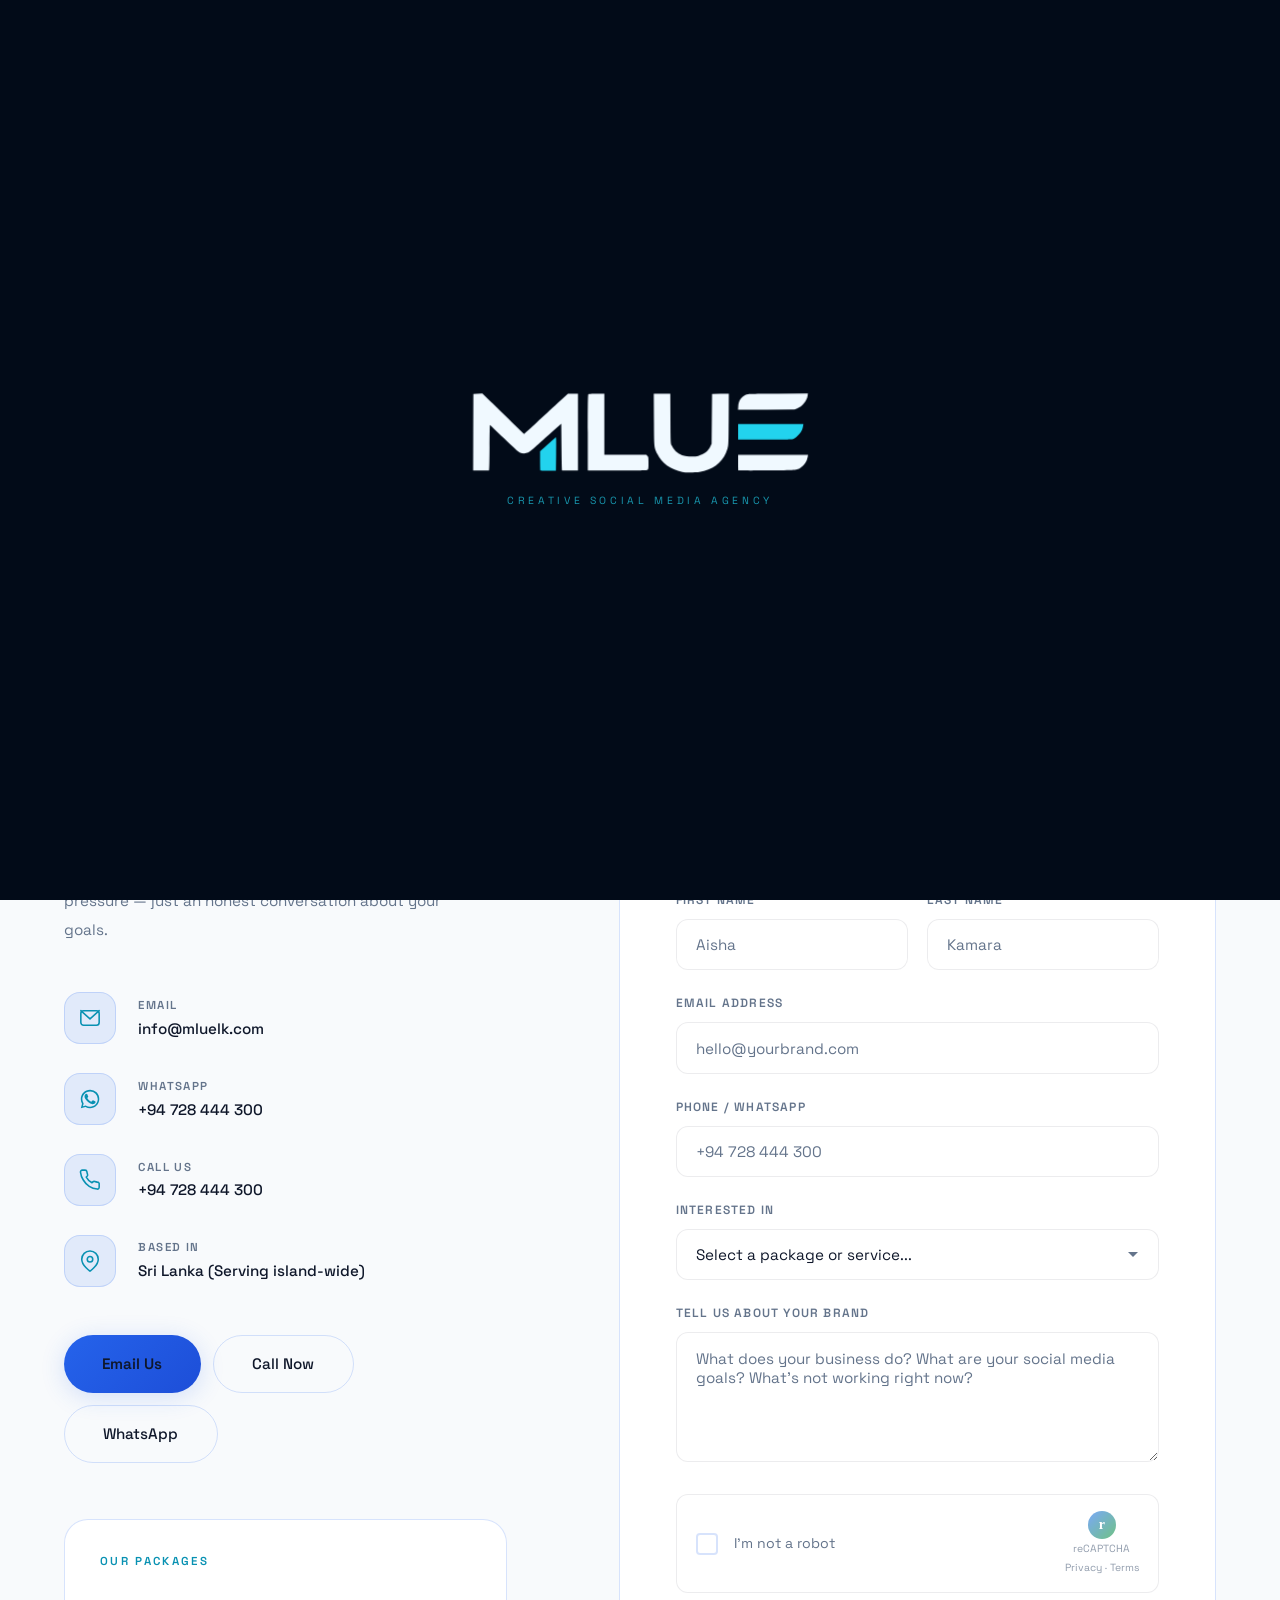
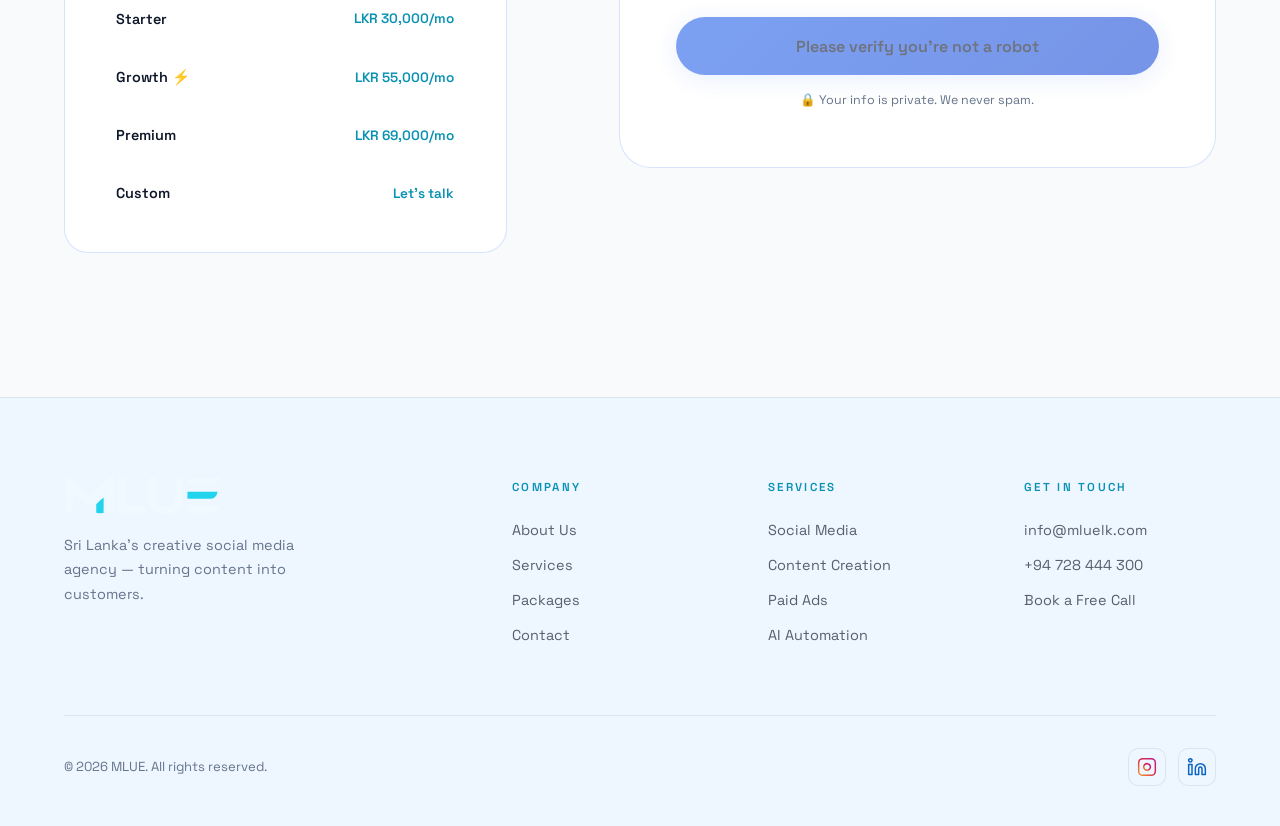
<file: contact.html>
<!DOCTYPE html>
<html lang="en">
<head>
<meta charset="UTF-8">
<meta name="viewport" content="width=device-width, initial-scale=1.0">
<title>Contact — MLUE</title>
<link rel="icon" type="image/svg+xml" href="favicon.svg">
<link rel="stylesheet" href="shared.css">
<style>

/* ── HERO ─────────────────────────────────────────── */
#hero {
  min-height: 58vh;
  display: flex;
  flex-direction: column;
  justify-content: flex-end;
  padding: 0 5vw 6rem;
  padding-top: 9rem;
  position: relative;
  overflow: hidden;
}
.hero-canvas {
  position: absolute;
  inset: 0;
  z-index: 1;
  pointer-events: none;
}
.hero-grid {
  position: absolute; inset: 0;
  background-image: linear-gradient(var(--border) 1px, transparent 1px),
    linear-gradient(90deg, var(--border) 1px, transparent 1px);
  background-size: 60px 60px;
  mask-image: radial-gradient(ellipse 80% 100% at 20% 100%, black 30%, transparent 80%);
  z-index: 0;
}
.hero-glow {
  position: absolute;
  width: 700px; height: 500px;
  border-radius: 50%;
  background: radial-gradient(circle, rgba(37,99,235,0.18) 0%, transparent 65%);
  bottom: -150px; right: -100px;
  z-index: 0;
}
.hero-glow-cyan {
  position: absolute;
  width: 400px; height: 300px;
  border-radius: 50%;
  background: radial-gradient(circle, rgba(34,211,238,0.07) 0%, transparent 65%);
  top: 20%; left: 40%;
  z-index: 0;
}
.hero-content {
  position: relative;
  z-index: 2;
}
.page-kicker {
  font-size: 0.72rem; letter-spacing: 0.22em; text-transform: uppercase;
  color: var(--cyan); font-weight: 600; margin-bottom: 1.5rem;
  display: inline-flex; align-items: center; gap: 0.5rem;
  opacity: 0; animation: fadeUp 0.7s 0.2s forwards;
}
.page-kicker::before { content: ''; width: 20px; height: 1px; background: var(--cyan); display: block; }
.page-title {
  font-family: 'Anton', sans-serif;
  font-size: clamp(4.5rem, 12vw, 11rem);
  line-height: 1.0;
  letter-spacing: 0.04em;
  opacity: 0;
  animation: fadeUp 0.8s 0.35s forwards;
}
.page-title .cyan { color: var(--cyan); }

/* ── CONTACT MAIN ─────────────────────────────────── */
#contact-main {
  padding: 7rem 5vw 9rem;
  border-top: 1px solid var(--border);
}
.contact-grid {
  display: grid;
  grid-template-columns: 1fr 1.35fr;
  gap: 7rem;
  align-items: start;
  max-width: 1300px;
  margin: 0 auto;
}

/* ── LEFT COLUMN ──────────────────────────────────── */
.contact-info-title {
  font-family: 'Anton', sans-serif;
  font-size: clamp(2rem, 3.5vw, 3rem);
  line-height: 1.05;
  margin-bottom: 1.5rem;
}
.contact-info-body {
  color: var(--grey);
  font-size: 0.95rem;
  line-height: 1.9;
  margin-bottom: 3rem;
  max-width: 400px;
}

/* Contact details */
.contact-details {
  display: flex;
  flex-direction: column;
  gap: 1.8rem;
  margin-bottom: 3rem;
}
.contact-detail-item {
  display: flex;
  align-items: center;
  gap: 1.4rem;
}
.contact-detail-icon {
  width: 52px; height: 52px;
  border-radius: 1rem;
  background: rgba(37,99,235,0.1);
  border: 1px solid var(--border-blue);
  display: flex; align-items: center; justify-content: center;
  flex-shrink: 0;
  transition: all 0.3s;
}
.contact-detail-item:hover .contact-detail-icon {
  background: rgba(34,211,238,0.1);
  border-color: var(--border-cyan);
  transform: translateY(-2px);
}
.contact-detail-icon svg {
  width: 22px; height: 22px;
}
.contact-detail-label {
  font-size: 0.72rem;
  letter-spacing: 0.12em;
  text-transform: uppercase;
  color: var(--grey);
  font-weight: 600;
  margin-bottom: 0.15rem;
}
.contact-detail-val {
  color: var(--white);
  font-size: 0.95rem;
  font-weight: 500;
}
.contact-detail-val a {
  color: inherit;
  text-decoration: none;
  transition: color 0.2s;
}
.contact-detail-val a:hover { color: var(--cyan); }

/* Action buttons */
.contact-actions {
  display: flex;
  gap: 0.75rem;
  flex-wrap: wrap;
  margin-bottom: 3.5rem;
}

/* Packages card */
.contact-packages {
  background: var(--navy-card);
  border: 1px solid var(--border-blue);
  border-radius: 1.5rem;
  padding: 2rem 2.2rem;
}
.contact-packages h4 {
  font-size: 0.72rem;
  letter-spacing: 0.2em;
  text-transform: uppercase;
  color: var(--cyan);
  font-weight: 600;
  margin-bottom: 1.4rem;
}
.pkg-pill {
  display: flex;
  justify-content: space-between;
  align-items: center;
  padding: 0.9rem 1rem;
  border-radius: 0.75rem;
  margin-bottom: 0.4rem;
  transition: background 0.2s;
  cursor: pointer;
}
.pkg-pill:hover { background: rgba(37,99,235,0.1); }
.pkg-pill:last-child { margin-bottom: 0; }
.pkg-pill-name { font-weight: 600; font-size: 0.9rem; }
.pkg-pill-price { color: var(--cyan); font-size: 0.85rem; font-weight: 600; }

/* ── RIGHT COLUMN ─────────────────────────────────── */
.contact-form-wrap {
  background: var(--navy-card);
  border: 1px solid var(--border-blue);
  border-radius: 2rem;
  padding: 3.5rem;
  position: sticky;
  top: 100px;
}
.form-title {
  font-family: 'Anton', sans-serif;
  font-size: 2rem;
  margin-bottom: 0.5rem;
}
.form-sub {
  color: var(--grey);
  font-size: 0.88rem;
  margin-bottom: 2.5rem;
  line-height: 1.7;
}
.form-group {
  margin-bottom: 1.5rem;
  position: relative;
}
.form-row {
  display: grid;
  grid-template-columns: 1fr 1fr;
  gap: 1.2rem;
}
label {
  display: block;
  font-size: 0.75rem;
  font-weight: 600;
  letter-spacing: 0.1em;
  text-transform: uppercase;
  color: var(--grey);
  margin-bottom: 0.55rem;
  transition: color 0.2s;
}
.form-group:focus-within label { color: var(--cyan); }
input, textarea, select {
  width: 100%;
  background: rgba(255,255,255,0.04);
  border: 1px solid var(--border);
  border-radius: 0.75rem;
  padding: 0.95rem 1.2rem;
  color: var(--white);
  font-family: 'Space Grotesk', sans-serif;
  font-size: 0.95rem;
  transition: border-color 0.3s, box-shadow 0.3s;
  outline: none;
}
input::placeholder, textarea::placeholder { color: var(--grey); }
input:focus, textarea:focus, select:focus {
  border-color: var(--cyan);
  box-shadow: 0 0 0 3px rgba(34,211,238,0.08);
}
textarea { resize: vertical; min-height: 130px; }
select {
  appearance: none;
  background-image: url("data:image/svg+xml,%3Csvg xmlns='http://www.w3.org/2000/svg' width='12' height='8' viewBox='0 0 12 8'%3E%3Cpath fill='%2364748B' d='M1 1l5 5 5-5'/%3E%3C/svg%3E");
  background-repeat: no-repeat;
  background-position: right 1.2rem center;
  cursor: pointer;
}
select option { background: var(--navy-card); color: var(--white); }

/* CAPTCHA placeholder */
.captcha-wrap {
  margin-bottom: 1.5rem;
  padding: 1rem 1.2rem;
  background: rgba(255,255,255,0.03);
  border: 1px solid var(--border);
  border-radius: 0.75rem;
  display: flex;
  align-items: center;
  gap: 1rem;
  font-size: 0.88rem;
  color: var(--grey);
}
.captcha-check {
  width: 22px; height: 22px;
  border: 2px solid var(--border-blue);
  border-radius: 4px;
  flex-shrink: 0;
  display: flex; align-items: center; justify-content: center;
  cursor: pointer;
  transition: all 0.2s;
  background: rgba(255,255,255,0.03);
}
.captcha-check.checked {
  background: var(--blue);
  border-color: var(--blue);
}
.captcha-check.checked::after {
  content: '✓';
  color: white;
  font-size: 13px;
  font-weight: 700;
}
.captcha-text { flex: 1; }
.captcha-brand {
  display: flex;
  flex-direction: column;
  align-items: center;
  gap: 2px;
  font-size: 0.65rem;
  color: var(--grey);
  opacity: 0.7;
}
.captcha-brand-logo {
  width: 28px; height: 28px;
  background: linear-gradient(135deg, #4285F4, #34A853);
  border-radius: 50%;
  display: flex; align-items: center; justify-content: center;
  font-size: 14px; font-weight: 900; color: white;
  font-family: serif;
}

/* Submit button */
.form-submit {
  width: 100%;
  padding: 1.15rem;
  border-radius: 3rem;
  border: none;
  background: linear-gradient(135deg, var(--blue), #1D4ED8);
  color: var(--white);
  font-family: 'Space Grotesk', sans-serif;
  font-size: 1rem;
  font-weight: 600;
  cursor: pointer;
  transition: all 0.3s;
  box-shadow: 0 4px 24px var(--blue-glow);
  display: flex;
  align-items: center;
  justify-content: center;
  gap: 0.5rem;
}
.form-submit:hover:not(:disabled) {
  background: linear-gradient(135deg, var(--blue-bright), var(--blue));
  transform: translateY(-2px);
  box-shadow: 0 12px 40px var(--blue-glow);
}
.form-submit:disabled {
  opacity: 0.6;
  cursor: not-allowed;
  transform: none;
}
.form-note {
  color: var(--grey);
  font-size: 0.78rem;
  text-align: center;
  margin-top: 1rem;
}

/* ── SUCCESS STATE ─────────────────────────────────── */
.form-success {
  display: none;
  text-align: center;
  padding: 3rem 2rem;
}
.success-icon {
  font-size: 4rem;
  margin-bottom: 1.5rem;
  display: block;
}
.form-success h3 {
  font-family: 'Anton', sans-serif;
  font-size: 2.2rem;
  margin-bottom: 0.75rem;
  color: var(--cyan);
}
.form-success p {
  color: var(--grey);
  font-size: 0.95rem;
  line-height: 1.8;
  margin-bottom: 2rem;
}

/* ── MOBILE ────────────────────────────────────────── */
@media (max-width: 960px) {
  .contact-grid {
    grid-template-columns: 1fr;
    gap: 4rem;
  }
  .contact-form-wrap {
    position: static;
    padding: 2.5rem 2rem;
  }
  .form-row { grid-template-columns: 1fr; gap: 1rem; }
  .contact-info-body { max-width: 100%; }
}
@media (max-width: 600px) {
  #contact-main { padding: 5rem 5vw 7rem; }
  .contact-form-wrap { padding: 2rem 1.5rem; }
  .contact-actions { flex-direction: column; }
  .contact-actions .btn-primary,
  .contact-actions .btn-secondary { text-align: center; justify-content: center; }
}
</style>
</head>
<body>
<!-- MLUE INTRO LOADER -->
<div id="mlue-loader">
  <div class="loader-stage" id="loaderStage">
    <svg class="loader-logo" id="loaderSvg" xmlns="http://www.w3.org/2000/svg" viewBox="88 468 634 162">
      <path class="from-left"  fill="#F0F9FF" d="M 483.695312 620.753906 C 461.484375 616.179688 445.511719 604.699219 437.359375 587.480469 C 431.121094 574.417969 431.285156 576.332031 430.953125 522.84375 L 430.703125 474.761719 L 461.484375 474.761719 L 461.734375 520.761719 C 461.980469 564.105469 462.148438 566.933594 463.644531 570.675781 C 467.304688 579.578125 474.460938 586.398438 483.363281 589.5625 C 490.683594 592.140625 506.65625 592.804688 513.5625 590.808594 C 525.207031 587.480469 532.113281 582.070312 536.355469 573.007812 L 538.519531 568.347656 L 538.933594 521.757812 L 539.347656 475.171875 L 554.988281 474.921875 L 570.628906 474.757812 L 570.382812 522.757812 C 570.050781 569.675781 570.050781 571.003906 568.21875 576.914062 C 561.644531 598.625 547.503906 612.1875 524.292969 619.171875 C 517.808594 621.085938 515.144531 621.417969 503.164062 621.667969 C 493.597656 621.835938 487.6875 621.585938 483.699219 620.753906 Z"/>
      <path class="from-left"  fill="#F0F9FF" d="M 108.175781 618.011719 L 93.867188 617.84375 L 94.03125 546.46875 L 94.28125 475.175781 L 102.683594 474.925781 L 111.003906 474.679688 L 126.808594 489.902344 C 135.460938 498.21875 152.933594 515.109375 165.574219 527.421875 L 188.703125 549.796875 L 190.949219 547.964844 C 192.277344 546.96875 201.84375 538.230469 212.410156 528.5 C 222.890625 518.765625 240.359375 502.628906 251.09375 492.726562 L 270.644531 474.761719 L 289.363281 474.761719 L 289.363281 617.84375 L 274.804688 617.84375 C 266.820312 617.84375 259.996094 617.925781 259.664062 618.09375 C 259.25 618.175781 258.832031 598.542969 258.582031 574.417969 L 258.167969 530.660156 L 240.699219 546.46875 C 206.59375 577.414062 199.9375 583.15625 196.609375 584.652344 C 192.199219 586.648438 185.128906 586.648438 180.554688 584.570312 C 178.222656 583.492188 168.742188 574.921875 151.355469 557.949219 C 137.210938 544.222656 125.398438 532.992188 125.148438 532.992188 C 124.902344 532.992188 124.570312 552.125 124.484375 575.585938 C 124.316406 603.203125 123.902344 618.175781 123.402344 618.175781 C 122.988281 618.257812 116.082031 618.175781 108.179688 618.011719 Z"/>
      <path class="from-left"  fill="#F0F9FF" d="M 307.996094 617.929688 C 307.832031 617.761719 307.664062 585.902344 307.664062 547.132812 C 307.664062 493.480469 307.910156 476.507812 308.664062 475.757812 C 309.328125 475.09375 313.988281 474.761719 324.050781 474.761719 L 338.445312 474.761719 L 338.445312 588.730469 L 416.726562 588.730469 L 418.722656 590.808594 C 420.71875 592.71875 420.800781 593.21875 420.800781 603.953125 C 420.800781 613.601562 420.632812 615.265625 419.300781 616.429688 C 417.972656 617.597656 412.066406 617.761719 363.066406 618.011719 C 332.953125 618.175781 308.160156 618.09375 307.992188 617.929688 Z"/>
      <path class="from-right" fill="#F0F9FF" d="M 588.347656 617.929688 C 588.179688 617.761719 588.015625 611.109375 588.015625 603.121094 L 588.015625 588.730469 L 718.371094 588.730469 L 717.625 593.054688 C 716.125 601.042969 711.300781 608.445312 704.644531 612.855469 C 697.160156 617.847656 697.324219 617.761719 640.589844 618.015625 C 612.054688 618.179688 588.511719 618.097656 588.347656 617.933594 Z"/>
      <path class="from-right" fill="#F0F9FF" d="M 588.179688 498.300781 C 588.761719 488.320312 593.585938 481 602.15625 476.925781 C 605.820312 475.179688 606.898438 475.179688 661.972656 474.925781 L 718.042969 474.679688 L 717.542969 478.507812 C 716.210938 487.824219 707.476562 498.558594 697.992188 502.382812 L 693.25 504.292969 L 640.507812 504.542969 L 587.765625 504.789062 Z"/>
      <path class="from-left"  fill="#22D3EE" d="M 219.234375 618.175781 C 218.902344 617.84375 218.652344 609.609375 218.652344 599.957031 L 218.652344 582.324219 L 227.136719 574.503906 C 241.863281 560.859375 247.101562 556.285156 248.101562 556.285156 C 248.765625 556.285156 248.933594 564.601562 248.601562 587.230469 L 248.1875 618.261719 L 233.960938 618.511719 C 226.222656 618.589844 219.570312 618.429688 219.238281 618.175781 Z"/>
      <path class="from-right" fill="#22D3EE" d="M 588.015625 545.882812 L 588.015625 531.328125 L 709.636719 531.328125 L 709.058594 535.320312 C 708.808594 537.484375 707.644531 541.226562 706.480469 543.722656 C 703.816406 549.546875 695.332031 557.949219 690.503906 559.445312 C 687.925781 560.195312 674.699219 560.445312 637.511719 560.445312 L 588.015625 560.445312 Z"/>
    </svg>
    <div class="loader-tagline">Creative Social Media Agency</div>
  </div>
</div>

<nav id="main-nav">
  <a href="index.html" class="nav-logo"><div class="logo-svg-wrap"><svg style="color:#f0f9ff;" xmlns="http://www.w3.org/2000/svg" viewBox="88 468 634 162"><path fill="currentColor" d="M 483.695312 620.753906 C 461.484375 616.179688 445.511719 604.699219 437.359375 587.480469 C 431.121094 574.417969 431.285156 576.332031 430.953125 522.84375 L 430.703125 474.761719 L 461.484375 474.761719 L 461.734375 520.761719 C 461.980469 564.105469 462.148438 566.933594 463.644531 570.675781 C 467.304688 579.578125 474.460938 586.398438 483.363281 589.5625 C 490.683594 592.140625 506.65625 592.804688 513.5625 590.808594 C 525.207031 587.480469 532.113281 582.070312 536.355469 573.007812 L 538.519531 568.347656 L 538.933594 521.757812 L 539.347656 475.171875 L 554.988281 474.921875 L 570.628906 474.757812 L 570.382812 522.757812 C 570.050781 569.675781 570.050781 571.003906 568.21875 576.914062 C 561.644531 598.625 547.503906 612.1875 524.292969 619.171875 C 517.808594 621.085938 515.144531 621.417969 503.164062 621.667969 C 493.597656 621.835938 487.6875 621.585938 483.699219 620.753906 Z"/><path fill="currentColor" d="M 108.175781 618.011719 L 93.867188 617.84375 L 94.03125 546.46875 L 94.28125 475.175781 L 102.683594 474.925781 L 111.003906 474.679688 L 126.808594 489.902344 C 135.460938 498.21875 152.933594 515.109375 165.574219 527.421875 L 188.703125 549.796875 L 190.949219 547.964844 C 192.277344 546.96875 201.84375 538.230469 212.410156 528.5 C 222.890625 518.765625 240.359375 502.628906 251.09375 492.726562 L 270.644531 474.761719 L 289.363281 474.761719 L 289.363281 617.84375 L 274.804688 617.84375 C 266.820312 617.84375 259.996094 617.925781 259.664062 618.09375 C 259.25 618.175781 258.832031 598.542969 258.582031 574.417969 L 258.167969 530.660156 L 240.699219 546.46875 C 206.59375 577.414062 199.9375 583.15625 196.609375 584.652344 C 192.199219 586.648438 185.128906 586.648438 180.554688 584.570312 C 178.222656 583.492188 168.742188 574.921875 151.355469 557.949219 C 137.210938 544.222656 125.398438 532.992188 125.148438 532.992188 C 124.902344 532.992188 124.570312 552.125 124.484375 575.585938 C 124.316406 603.203125 123.902344 618.175781 123.402344 618.175781 C 122.988281 618.257812 116.082031 618.175781 108.179688 618.011719 Z"/><path fill="currentColor" d="M 307.996094 617.929688 C 307.832031 617.761719 307.664062 585.902344 307.664062 547.132812 C 307.664062 493.480469 307.910156 476.507812 308.664062 475.757812 C 309.328125 475.09375 313.988281 474.761719 324.050781 474.761719 L 338.445312 474.761719 L 338.445312 588.730469 L 416.726562 588.730469 L 418.722656 590.808594 C 420.71875 592.71875 420.800781 593.21875 420.800781 603.953125 C 420.800781 613.601562 420.632812 615.265625 419.300781 616.429688 C 417.972656 617.597656 412.066406 617.761719 363.066406 618.011719 C 332.953125 618.175781 308.160156 618.09375 307.992188 617.929688 Z"/><path fill="currentColor" d="M 588.347656 617.929688 C 588.179688 617.761719 588.015625 611.109375 588.015625 603.121094 L 588.015625 588.730469 L 718.371094 588.730469 L 717.625 593.054688 C 716.125 601.042969 711.300781 608.445312 704.644531 612.855469 C 697.160156 617.847656 697.324219 617.761719 640.589844 618.015625 C 612.054688 618.179688 588.511719 618.097656 588.347656 617.933594 Z"/><path fill="currentColor" d="M 588.179688 498.300781 C 588.761719 488.320312 593.585938 481 602.15625 476.925781 C 605.820312 475.179688 606.898438 475.179688 661.972656 474.925781 L 718.042969 474.679688 L 717.542969 478.507812 C 716.210938 487.824219 707.476562 498.558594 697.992188 502.382812 L 693.25 504.292969 L 640.507812 504.542969 L 587.765625 504.789062 Z"/><path fill="#22D3EE" d="M 219.234375 618.175781 C 218.902344 617.84375 218.652344 609.609375 218.652344 599.957031 L 218.652344 582.324219 L 227.136719 574.503906 C 241.863281 560.859375 247.101562 556.285156 248.101562 556.285156 C 248.765625 556.285156 248.933594 564.601562 248.601562 587.230469 L 248.1875 618.261719 L 233.960938 618.511719 C 226.222656 618.589844 219.570312 618.429688 219.238281 618.175781 Z"/><path fill="#22D3EE" d="M 588.015625 545.882812 L 588.015625 531.328125 L 709.636719 531.328125 L 709.058594 535.320312 C 708.808594 537.484375 707.644531 541.226562 706.480469 543.722656 C 703.816406 549.546875 695.332031 557.949219 690.503906 559.445312 C 687.925781 560.195312 674.699219 560.445312 637.511719 560.445312 L 588.015625 560.445312 Z"/></svg></div></a>
  <ul class="nav-links">
    <li><a href="index.html">Home</a></li>
    <li><a href="about.html">About</a></li>
    <li><a href="services.html">Services</a></li>
    <li><a href="work.html">Packages</a></li>
    <li><a href="contact.html" class="nav-cta active">Contact Us →</a></li>
  </ul>
  <div class="nav-actions">
    <button class="theme-toggle" aria-label="Toggle theme" onclick="toggleTheme()">☀</button>
    <button class="nav-burger" onclick="toggleMenu()">☰</button>
  </div>
</nav>

<!-- ── HERO ─────────────────────────────────── -->
<section id="hero">
  <div class="hero-grid"></div>
  <div class="hero-glow"></div>
  <div class="hero-glow-cyan"></div>
  <canvas class="hero-canvas" id="heroCanvas"></canvas>
  <div class="hero-content">
    <div class="page-kicker">Let's Talk</div>
    <h1 class="page-title">GET IN<br><span class="cyan">TOUCH</span></h1>
  </div>
</section>

<!-- ── MAIN CONTACT ──────────────────────────── -->
<section id="contact-main">
  <div class="contact-grid">

    <!-- LEFT: Info -->
    <div class="reveal-left">
      <h2 class="contact-info-title">Ready to grow<br><span style="color:var(--cyan)">your brand?</span></h2>
      <p class="contact-info-body">Book a free discovery call or fill out the form and we'll get back to you within 24 hours. No pitch decks, no pressure — just an honest conversation about your goals.</p>

      <div class="contact-details">
        <!-- Email -->
        <div class="contact-detail-item">
          <div class="contact-detail-icon">
            <svg viewBox="0 0 24 24" fill="none" stroke="var(--cyan)" stroke-width="1.7" stroke-linecap="round" stroke-linejoin="round">
              <rect x="2" y="4" width="20" height="16" rx="3"/>
              <polyline points="2,4 12,13 22,4"/>
            </svg>
          </div>
          <div>
            <div class="contact-detail-label">Email</div>
            <div class="contact-detail-val"><a href="mailto:info@mluelk.com">info@mluelk.com</a></div>
          </div>
        </div>

        <!-- WhatsApp -->
        <div class="contact-detail-item">
          <div class="contact-detail-icon">
            <svg viewBox="0 0 24 24" fill="none" xmlns="http://www.w3.org/2000/svg">
              <path d="M17.472 14.382c-.297-.149-1.758-.867-2.03-.967-.273-.099-.471-.148-.67.15-.197.297-.767.966-.94 1.164-.173.199-.347.223-.644.075-.297-.15-1.255-.463-2.39-1.475-.883-.788-1.48-1.761-1.653-2.059-.173-.297-.018-.458.13-.606.134-.133.298-.347.446-.52.149-.174.198-.298.298-.497.099-.198.05-.371-.025-.52-.075-.149-.669-1.612-.916-2.207-.242-.579-.487-.5-.669-.51-.173-.008-.371-.01-.57-.01-.198 0-.52.074-.792.372-.272.297-1.04 1.016-1.04 2.479 0 1.462 1.065 2.875 1.213 3.074.149.198 2.096 3.2 5.077 4.487.709.306 1.262.489 1.694.625.712.227 1.36.195 1.871.118.571-.085 1.758-.719 2.006-1.413.248-.694.248-1.289.173-1.413-.074-.124-.272-.198-.57-.347z" fill="var(--cyan)"/>
              <path d="M12.048 2.002C6.476 2.002 1.94 6.532 1.94 12.098c0 1.763.463 3.479 1.345 4.995L2 22l5.04-1.322a10.108 10.108 0 0 0 4.984 1.315h.004c5.572 0 10.109-4.53 10.109-10.097 0-2.697-1.052-5.23-2.961-7.137A10.06 10.06 0 0 0 12.048 2zm0 18.49h-.003a8.4 8.4 0 0 1-4.282-1.175l-.307-.183-3.183.835.85-3.1-.2-.318a8.38 8.38 0 0 1-1.285-4.451c0-4.638 3.78-8.412 8.423-8.412a8.37 8.37 0 0 1 5.954 2.465 8.347 8.347 0 0 1 2.462 5.945c-.002 4.638-3.78 8.394-8.429 8.394z" fill="var(--cyan)"/>
            </svg>
          </div>
          <div>
            <div class="contact-detail-label">WhatsApp</div>
            <div class="contact-detail-val"><a href="https://wa.me/94728444300" target="_blank" rel="noopener noreferrer">+94 728 444 300</a></div>
          </div>
        </div>

        <!-- Phone -->
        <div class="contact-detail-item">
          <div class="contact-detail-icon">
            <svg viewBox="0 0 24 24" fill="none" stroke="var(--cyan)" stroke-width="1.7" stroke-linecap="round" stroke-linejoin="round">
              <path d="M22 16.92v3a2 2 0 0 1-2.18 2 19.79 19.79 0 0 1-8.63-3.07A19.5 19.5 0 0 1 4.69 12 19.79 19.79 0 0 1 1.61 3.4 2 2 0 0 1 3.6 1.21h3a2 2 0 0 1 2 1.72 12.84 12.84 0 0 0 .7 2.81 2 2 0 0 1-.45 2.11L7.91 8.74a16 16 0 0 0 6.29 6.29l.95-.95a2 2 0 0 1 2.11-.45 12.84 12.84 0 0 0 2.81.7A2 2 0 0 1 22 16.92z"/>
            </svg>
          </div>
          <div>
            <div class="contact-detail-label">Call Us</div>
            <div class="contact-detail-val"><a href="tel:+94728444300">+94 728 444 300</a></div>
          </div>
        </div>

        <!-- Location -->
        <div class="contact-detail-item">
          <div class="contact-detail-icon">
            <svg viewBox="0 0 24 24" fill="none" stroke="var(--cyan)" stroke-width="1.7" stroke-linecap="round" stroke-linejoin="round">
              <path d="M21 10c0 7-9 13-9 13s-9-6-9-13a9 9 0 0 1 18 0z"/>
              <circle cx="12" cy="10" r="3"/>
            </svg>
          </div>
          <div>
            <div class="contact-detail-label">Based In</div>
            <div class="contact-detail-val">Sri Lanka (Serving island-wide)</div>
          </div>
        </div>
      </div>

      <!-- CTA buttons -->
      <div class="contact-actions">
        <a href="mailto:info@mluelk.com" class="btn-primary">Email Us</a>
        <a href="tel:+94728444300" class="btn-secondary">Call Now</a>
        <a href="https://wa.me/94728444300" target="_blank" rel="noopener noreferrer" class="btn-secondary">WhatsApp</a>
      </div>

      <!-- Packages -->
      <div class="contact-packages">
        <h4>Our Packages</h4>
        <div class="pkg-pill" onclick="document.getElementById('pkg-select').value='starter'">
          <span class="pkg-pill-name">Starter</span>
          <span class="pkg-pill-price">LKR 30,000/mo</span>
        </div>
        <div class="pkg-pill" onclick="document.getElementById('pkg-select').value='growth'">
          <span class="pkg-pill-name">Growth ⚡</span>
          <span class="pkg-pill-price">LKR 55,000/mo</span>
        </div>
        <div class="pkg-pill" onclick="document.getElementById('pkg-select').value='premium'">
          <span class="pkg-pill-name">Premium</span>
          <span class="pkg-pill-price">LKR 69,000/mo</span>
        </div>
        <div class="pkg-pill" onclick="document.getElementById('pkg-select').value='custom'">
          <span class="pkg-pill-name">Custom</span>
          <span class="pkg-pill-price">Let's talk</span>
        </div>
      </div>
    </div>

    <!-- RIGHT: Form -->
    <div class="contact-form-wrap reveal-right">
      <div id="form-body">
        <div class="form-title">Send Us a Message</div>
        <div class="form-sub">We'll respond within 24 hours on business days.</div>

        <form id="contact-form" action="https://formspree.io/f/xjgddvzn" method="POST" onsubmit="handleSubmit(event)">
          <div class="form-row">
            <div class="form-group">
              <label for="fname">First Name</label>
              <input type="text" id="fname" name="first_name" placeholder="Aisha" required>
            </div>
            <div class="form-group">
              <label for="lname">Last Name</label>
              <input type="text" id="lname" name="last_name" placeholder="Kamara" required>
            </div>
          </div>
          <div class="form-group">
            <label for="email">Email Address</label>
            <input type="email" id="email" name="email" placeholder="hello@yourbrand.com" required>
          </div>
          <div class="form-group">
            <label for="phone">Phone / WhatsApp</label>
            <input type="tel" id="phone" name="phone" placeholder="+94 728 444 300">
          </div>
          <div class="form-group">
            <label for="pkg-select">Interested In</label>
            <select id="pkg-select" name="interested_in">
              <option value="">Select a package or service...</option>
              <option value="Starter — LKR 30,000/mo">Starter — LKR 30,000/mo</option>
              <option value="Growth — LKR 55,000/mo">Growth — LKR 55,000/mo</option>
              <option value="Premium — LKR 69,000/mo">Premium — LKR 69,000/mo</option>
              <optgroup label="A La Carte & Events">
                <option value="Video Creation & Editing">Video Creation & Editing — from LKR 3,500</option>
                <option value="Poster & Graphic Design">Poster & Graphic Design — from LKR 2,000</option>
                <option value="In-Person Filming & Editing">In-Person Filming & Editing — from LKR 8,000</option>
                <option value="Event Coverage — Small Event">Event Coverage (Small Event) — LKR 2,000/hr</option>
                <option value="Event Coverage — Large Event">Event Coverage (Large Event, 3-Person Crew) — LKR 3,500/hr</option>
              </optgroup>
              <option value="Custom / Not Sure Yet">Custom / Not Sure Yet</option>
              <option value="AI Automation Only">AI Automation Only</option>
            </select>
          </div>
          <div class="form-group">
            <label for="message">Tell Us About Your Brand</label>
            <textarea id="message" name="message" placeholder="What does your business do? What are your social media goals? What's not working right now?"></textarea>
          </div>

          <!-- CAPTCHA widget -->
          <div class="captcha-wrap">
            <div class="captcha-check" id="captcha-check" onclick="toggleCaptcha()"></div>
            <span class="captcha-text">I'm not a robot</span>
            <div class="captcha-brand">
              <div class="captcha-brand-logo">r</div>
              <span>reCAPTCHA</span>
              <span>Privacy · Terms</span>
            </div>
          </div>

          <button type="submit" class="form-submit" id="submit-btn">
            <span id="btn-text">Send Message →</span>
          </button>
          <p class="form-note">🔒 Your info is private. We never spam.</p>
        </form>
      </div>

      <!-- Success state -->
      <div class="form-success" id="form-success">
        <span class="success-icon">✅</span>
        <h3>Message Sent!</h3>
        <p>Thanks for reaching out. We'll be in touch within 24 hours — usually much sooner.</p>
        <a href="work.html" class="btn-primary" style="display:inline-flex;">View Our Packages →</a>
      </div>
    </div>

  </div>
</section>

<!-- ── FOOTER ─────────────────────────────────── -->
<footer>
  <div class="footer-grid">
    <div class="footer-brand">
      <div class="logo-svg-wrap" style="height:36px;">
        <svg style="color:#f0f9ff;" xmlns="http://www.w3.org/2000/svg" viewBox="88 468 634 162">
          <path fill="currentColor" d="M 483.695312 620.753906 C 461.484375 616.179688 445.511719 604.699219 437.359375 587.480469 C 431.121094 574.417969 431.285156 576.332031 430.953125 522.84375 L 430.703125 474.761719 L 461.484375 474.761719 L 461.734375 520.761719 C 461.980469 564.105469 462.148438 566.933594 463.644531 570.675781 C 467.304688 579.578125 474.460938 586.398438 483.363281 589.5625 C 490.683594 592.140625 506.65625 592.804688 513.5625 590.808594 C 525.207031 587.480469 532.113281 582.070312 536.355469 573.007812 L 538.519531 568.347656 L 538.933594 521.757812 L 539.347656 475.171875 L 554.988281 474.921875 L 570.628906 474.757812 L 570.382812 522.757812 C 570.050781 569.675781 570.050781 571.003906 568.21875 576.914062 C 561.644531 598.625 547.503906 612.1875 524.292969 619.171875 C 517.808594 621.085938 515.144531 621.417969 503.164062 621.667969 C 493.597656 621.835938 487.6875 621.585938 483.699219 620.753906 Z"/>
          <path fill="currentColor" d="M 108.175781 618.011719 L 93.867188 617.84375 L 94.03125 546.46875 L 94.28125 475.175781 L 102.683594 474.925781 L 111.003906 474.679688 L 126.808594 489.902344 C 135.460938 498.21875 152.933594 515.109375 165.574219 527.421875 L 188.703125 549.796875 L 190.949219 547.964844 C 192.277344 546.96875 201.84375 538.230469 212.410156 528.5 C 222.890625 518.765625 240.359375 502.628906 251.09375 492.726562 L 270.644531 474.761719 L 289.363281 474.761719 L 289.363281 617.84375 L 274.804688 617.84375 C 266.820312 617.84375 259.996094 617.925781 259.664062 618.09375 C 259.25 618.175781 258.832031 598.542969 258.582031 574.417969 L 258.167969 530.660156 L 240.699219 546.46875 C 206.59375 577.414062 199.9375 583.15625 196.609375 584.652344 C 192.199219 586.648438 185.128906 586.648438 180.554688 584.570312 C 178.222656 583.492188 168.742188 574.921875 151.355469 557.949219 C 137.210938 544.222656 125.398438 532.992188 125.148438 532.992188 C 124.902344 532.992188 124.570312 552.125 124.484375 575.585938 C 124.316406 603.203125 123.902344 618.175781 123.402344 618.175781 C 122.988281 618.257812 116.082031 618.175781 108.179688 618.011719 Z"/>
          <path fill="currentColor" d="M 307.996094 617.929688 C 307.832031 617.761719 307.664062 585.902344 307.664062 547.132812 C 307.664062 493.480469 307.910156 476.507812 308.664062 475.757812 C 309.328125 475.09375 313.988281 474.761719 324.050781 474.761719 L 338.445312 474.761719 L 338.445312 588.730469 L 416.726562 588.730469 L 418.722656 590.808594 C 420.71875 592.71875 420.800781 593.21875 420.800781 603.953125 C 420.800781 613.601562 420.632812 615.265625 419.300781 616.429688 C 417.972656 617.597656 412.066406 617.761719 363.066406 618.011719 C 332.953125 618.175781 308.160156 618.09375 307.992188 617.929688 Z"/>
          <path fill="currentColor" d="M 588.347656 617.929688 C 588.179688 617.761719 588.015625 611.109375 588.015625 603.121094 L 588.015625 588.730469 L 718.371094 588.730469 L 717.625 593.054688 C 716.125 601.042969 711.300781 608.445312 704.644531 612.855469 C 697.160156 617.847656 697.324219 617.761719 640.589844 618.015625 C 612.054688 618.179688 588.511719 618.097656 588.347656 617.933594 Z"/>
          <path fill="currentColor" d="M 588.179688 498.300781 C 588.761719 488.320312 593.585938 481 602.15625 476.925781 C 605.820312 475.179688 606.898438 475.179688 661.972656 474.925781 L 718.042969 474.679688 L 717.542969 478.507812 C 716.210938 487.824219 707.476562 498.558594 697.992188 502.382812 L 693.25 504.292969 L 640.507812 504.542969 L 587.765625 504.789062 Z"/>
          <path fill="#22D3EE" d="M 219.234375 618.175781 C 218.902344 617.84375 218.652344 609.609375 218.652344 599.957031 L 218.652344 582.324219 L 227.136719 574.503906 C 241.863281 560.859375 247.101562 556.285156 248.101562 556.285156 C 248.765625 556.285156 248.933594 564.601562 248.601562 587.230469 L 248.1875 618.261719 L 233.960938 618.511719 C 226.222656 618.589844 219.570312 618.429688 219.238281 618.175781 Z"/>
          <path fill="#22D3EE" d="M 588.015625 545.882812 L 588.015625 531.328125 L 709.636719 531.328125 L 709.058594 535.320312 C 708.808594 537.484375 707.644531 541.226562 706.480469 543.722656 C 703.816406 549.546875 695.332031 557.949219 690.503906 559.445312 C 687.925781 560.195312 674.699219 560.445312 637.511719 560.445312 L 588.015625 560.445312 Z"/>
        </svg>
      </div>
      <p>Sri Lanka's creative social media agency — turning content into customers.</p>
    </div>
    <div class="footer-col">
      <h4>Company</h4>
      <a href="about.html">About Us</a>
      <a href="services.html">Services</a>
      <a href="work.html">Packages</a>
      <a href="contact.html">Contact</a>
    </div>
    <div class="footer-col">
      <h4>Services</h4>
      <a href="services.html">Social Media</a>
      <a href="services.html">Content Creation</a>
      <a href="services.html">Paid Ads</a>
      <a href="services.html">AI Automation</a>
    </div>
    <div class="footer-col">
      <h4>Get in Touch</h4>
      <a href="mailto:info@mluelk.com">info@mluelk.com</a>
      <a href="tel:+94728444300">+94 728 444 300</a>
      <a href="contact.html">Book a Free Call</a>
    </div>
  </div>
  <div class="footer-bottom">
    <div class="footer-copy">© 2026 MLUE. All rights reserved.</div>
    <div class="footer-social">
      <a href="https://www.instagram.com/mluelk/" target="_blank" rel="noopener noreferrer" aria-label="Instagram">
        <svg width="20" height="20" viewBox="0 0 24 24" fill="none" stroke="url(#ig-grad)" stroke-width="1.8" stroke-linecap="round" stroke-linejoin="round">
          <defs><linearGradient id="ig-grad" x1="0%" y1="100%" x2="100%" y2="0%"><stop offset="0%" stop-color="#f09433"/><stop offset="25%" stop-color="#e6683c"/><stop offset="50%" stop-color="#dc2743"/><stop offset="75%" stop-color="#cc2366"/><stop offset="100%" stop-color="#bc1888"/></linearGradient></defs>
          <rect x="2" y="2" width="20" height="20" rx="5" ry="5"/><path d="M16 11.37A4 4 0 1 1 12.63 8 4 4 0 0 1 16 11.37z"/><line x1="17.5" y1="6.5" x2="17.51" y2="6.5"/>
        </svg>
      </a>
      <a href="https://www.linkedin.com/company/mluelk/" target="_blank" rel="noopener noreferrer" aria-label="LinkedIn">
        <svg width="20" height="20" viewBox="0 0 24 24" fill="none" stroke="#0A66C2" stroke-width="1.8" stroke-linecap="round" stroke-linejoin="round">
          <path d="M16 8a6 6 0 0 1 6 6v7h-4v-7a2 2 0 0 0-2-2 2 2 0 0 0-2 2v7h-4v-7a6 6 0 0 1 6-6z"/><rect x="2" y="9" width="4" height="12"/><circle cx="4" cy="4" r="2"/>
        </svg>
      </a>
    </div>
  </div>
</footer>

<script>
/* ── NAV ──────────────────────────────────────── */
function toggleMenu() {
  const links = document.querySelector('.nav-links');
  if (links) links.classList.toggle('open');
}
function applyTheme(theme) {
  const root = document.documentElement;
  const toggle = document.querySelector('.theme-toggle');
  const isLight = theme === 'light';
  root.setAttribute('data-theme', isLight ? 'light' : 'dark');
  if (toggle) toggle.textContent = isLight ? '🌙' : '☀';
  localStorage.setItem('mlue-theme', isLight ? 'light' : 'dark');
}
function toggleTheme() {
  const current = document.documentElement.getAttribute('data-theme');
  applyTheme(current === 'light' ? 'dark' : 'light');
}
const savedTheme = localStorage.getItem('mlue-theme');
if (savedTheme) {
  applyTheme(savedTheme);
} else {
  applyTheme(window.matchMedia && window.matchMedia('(prefers-color-scheme: light)').matches ? 'light' : 'dark');
}
window.addEventListener('scroll', () => {
  document.getElementById('main-nav').classList.toggle('scrolled', window.scrollY > 60);
});

/* ── SCROLL REVEAL ────────────────────────────── */
const observer = new IntersectionObserver((entries) => {
  entries.forEach(e => { if (e.isIntersecting) e.target.classList.add('visible'); });
}, { threshold: 0.1 });
document.querySelectorAll('.reveal, .reveal-left, .reveal-right').forEach(el => observer.observe(el));

/* ── HERO CURSOR GLOW ─────────────────────────── */
(function() {
  const canvas = document.getElementById('heroCanvas');
  const hero = document.getElementById('hero');
  if (!canvas || !hero) return;
  const ctx = canvas.getContext('2d');
  let mouse = { x: -999, y: -999 };
  let current = { x: -999, y: -999 };

  function resize() {
    canvas.width = hero.offsetWidth;
    canvas.height = hero.offsetHeight;
  }
  resize();
  window.addEventListener('resize', resize);

  hero.addEventListener('mousemove', (e) => {
    const rect = hero.getBoundingClientRect();
    mouse.x = e.clientX - rect.left;
    mouse.y = e.clientY - rect.top;
  });
  hero.addEventListener('mouseleave', () => {
    mouse.x = -999;
    mouse.y = -999;
  });

  function draw() {
    ctx.clearRect(0, 0, canvas.width, canvas.height);
    if (mouse.x === -999) { requestAnimationFrame(draw); return; }

    current.x += (mouse.x - current.x) * 0.1;
    current.y += (mouse.y - current.y) * 0.1;

    const grad = ctx.createRadialGradient(current.x, current.y, 0, current.x, current.y, 280);
    grad.addColorStop(0, 'rgba(34,211,238,0.12)');
    grad.addColorStop(0.5, 'rgba(37,99,235,0.07)');
    grad.addColorStop(1, 'transparent');
    ctx.fillStyle = grad;
    ctx.fillRect(0, 0, canvas.width, canvas.height);
    requestAnimationFrame(draw);
  }
  draw();
})();

/* ── CAPTCHA (UI mock — replace with real reCAPTCHA v2 key) ── */
let captchaVerified = false;
function toggleCaptcha() {
  const check = document.getElementById('captcha-check');
  captchaVerified = !captchaVerified;
  check.classList.toggle('checked', captchaVerified);
  updateSubmitState();
}

/* ── 60-SECOND COOLDOWN TIMER (persisted across nav/reload) ── */
const COOLDOWN_KEY = 'mlue-last-submit';
const COOLDOWN_MS = 60000;

let cooldownActive = false;
let cooldownSeconds = 0;
let timerInterval;

// Reads last-send timestamp from storage, returns seconds left (0 = none)
function getRemainingCooldown() {
  const last = localStorage.getItem(COOLDOWN_KEY);
  if (!last) return 0;
  const remainingMs = COOLDOWN_MS - (Date.now() - parseInt(last, 10));
  return remainingMs > 0 ? Math.ceil(remainingMs / 1000) : 0;
}

function startCooldown(seconds) {
  cooldownActive = seconds > 0;
  cooldownSeconds = seconds;
  updateSubmitState();
  clearInterval(timerInterval);
  if (!cooldownActive) return;
  timerInterval = setInterval(() => {
    cooldownSeconds = getRemainingCooldown();
    if (cooldownSeconds <= 0) {
      clearInterval(timerInterval);
      cooldownActive = false;
    }
    updateSubmitState();
  }, 1000);
}

function updateSubmitState() {
  const btn = document.getElementById('submit-btn');
  const txt = document.getElementById('btn-text');
  if (!btn || !txt) return;
  if (cooldownActive) {
    btn.disabled = true;
    txt.textContent = `Please wait ${cooldownSeconds}s before sending...`;
  } else if (!captchaVerified) {
    btn.disabled = true;
    txt.textContent = 'Please verify you\'re not a robot';
  } else {
    btn.disabled = false;
    txt.textContent = 'Send Message →';
  }
}

// On load: resume countdown only if a send happened <60s ago. First-ever
// visit → getRemainingCooldown() returns 0 → button active immediately.
startCooldown(getRemainingCooldown());

/* ── FORM SUBMISSION (Formspree) ──────────────── */
async function handleSubmit(e) {
  e.preventDefault();
  if (!captchaVerified) {
    alert('Please verify you\'re not a robot first.');
    return;
  }
  const btn = document.getElementById('submit-btn');
  const txt = document.getElementById('btn-text');
  btn.disabled = true;
  txt.textContent = 'Sending...';

  try {
    const form = document.getElementById('contact-form');
    const data = new FormData(form);
    const response = await fetch('https://formspree.io/f/xjgddvzn', {
      method: 'POST',
      body: data,
      headers: { 'Accept': 'application/json' }
    });

    if (response.ok) {
      document.getElementById('form-body').style.display = 'none';
      document.getElementById('form-success').style.display = 'block';

      // Persist send time + start 60s cooldown — survives nav/reload
      localStorage.setItem(COOLDOWN_KEY, Date.now().toString());
      captchaVerified = false;
      document.getElementById('captcha-check').classList.remove('checked');
      startCooldown(60);
    } else {
      txt.textContent = 'Something went wrong. Try again.';
      btn.disabled = false;
      setTimeout(() => { txt.textContent = 'Send Message →'; }, 3000);
    }
  } catch (err) {
    txt.textContent = 'Network error. Try again.';
    btn.disabled = false;
    setTimeout(() => { txt.textContent = 'Send Message →'; }, 3000);
  }
}
</script>
<script>
/* ── MLUE INTRO LOADER ─────────────────────────────────────
   First-visit only (sessionStorage). Logo letters sweep in
   from left/right, then the assembled logo docks into the
   navbar logo position. Pure measurement + CSS transform —
   no animationend dependency, cannot get stuck.
───────────────────────────────────────────────────────────*/
(function () {
  var loader = document.getElementById('mlue-loader');
  if (!loader) return;

  if (sessionStorage.getItem('mlue_seen')) {
    loader.classList.add('skip');
    return;
  }
  sessionStorage.setItem('mlue_seen', '1');
  document.body.style.overflow = 'hidden';

  var stage = document.getElementById('loaderStage');
  var navLogo = document.querySelector('.nav-logo .logo-svg-wrap svg');

  // Total time for all letter paths to finish sweeping in (last delay 0.5s + duration 0.7s)
  var SWEEP_DONE = 1250;
  // Hold the assembled logo on screen briefly before docking
  var DOCK_AT = 1700;
  // Remove loader after dock transition completes
  var REMOVE_AT = 2550;

  setTimeout(function () {
    try {
      if (stage && navLogo) {
        var stageRect = stage.getBoundingClientRect();
        var navRect = navLogo.getBoundingClientRect();

        // Scale: target nav logo height vs current loader logo height
        var scale = navRect.height / stageRect.height;

        // Center points
        var stageCenterX = stageRect.left + stageRect.width / 2;
        var stageCenterY = stageRect.top + stageRect.height / 2;
        var navCenterX = navRect.left + navRect.width / 2;
        var navCenterY = navRect.top + navRect.height / 2;

        var tx = navCenterX - stageCenterX;
        var ty = navCenterY - stageCenterY;

        stage.style.setProperty('--tx', tx + 'px');
        stage.style.setProperty('--ty', ty + 'px');
        stage.style.setProperty('--ts', scale);
        stage.classList.add('dock');
      }
    } catch (e) {
      // If measurement fails for any reason, just fall through to fade-out below
    }
  }, DOCK_AT);

  setTimeout(function () {
    loader.classList.add('loader-done');
    document.body.style.overflow = '';
  }, REMOVE_AT);

  // Hard safety net: no matter what, loader is force-removed from the DOM
  setTimeout(function () {
    if (loader && loader.parentNode) loader.remove();
    document.body.style.overflow = '';
  }, REMOVE_AT + 600);
})();
</script>
</body>
</html>
</file>
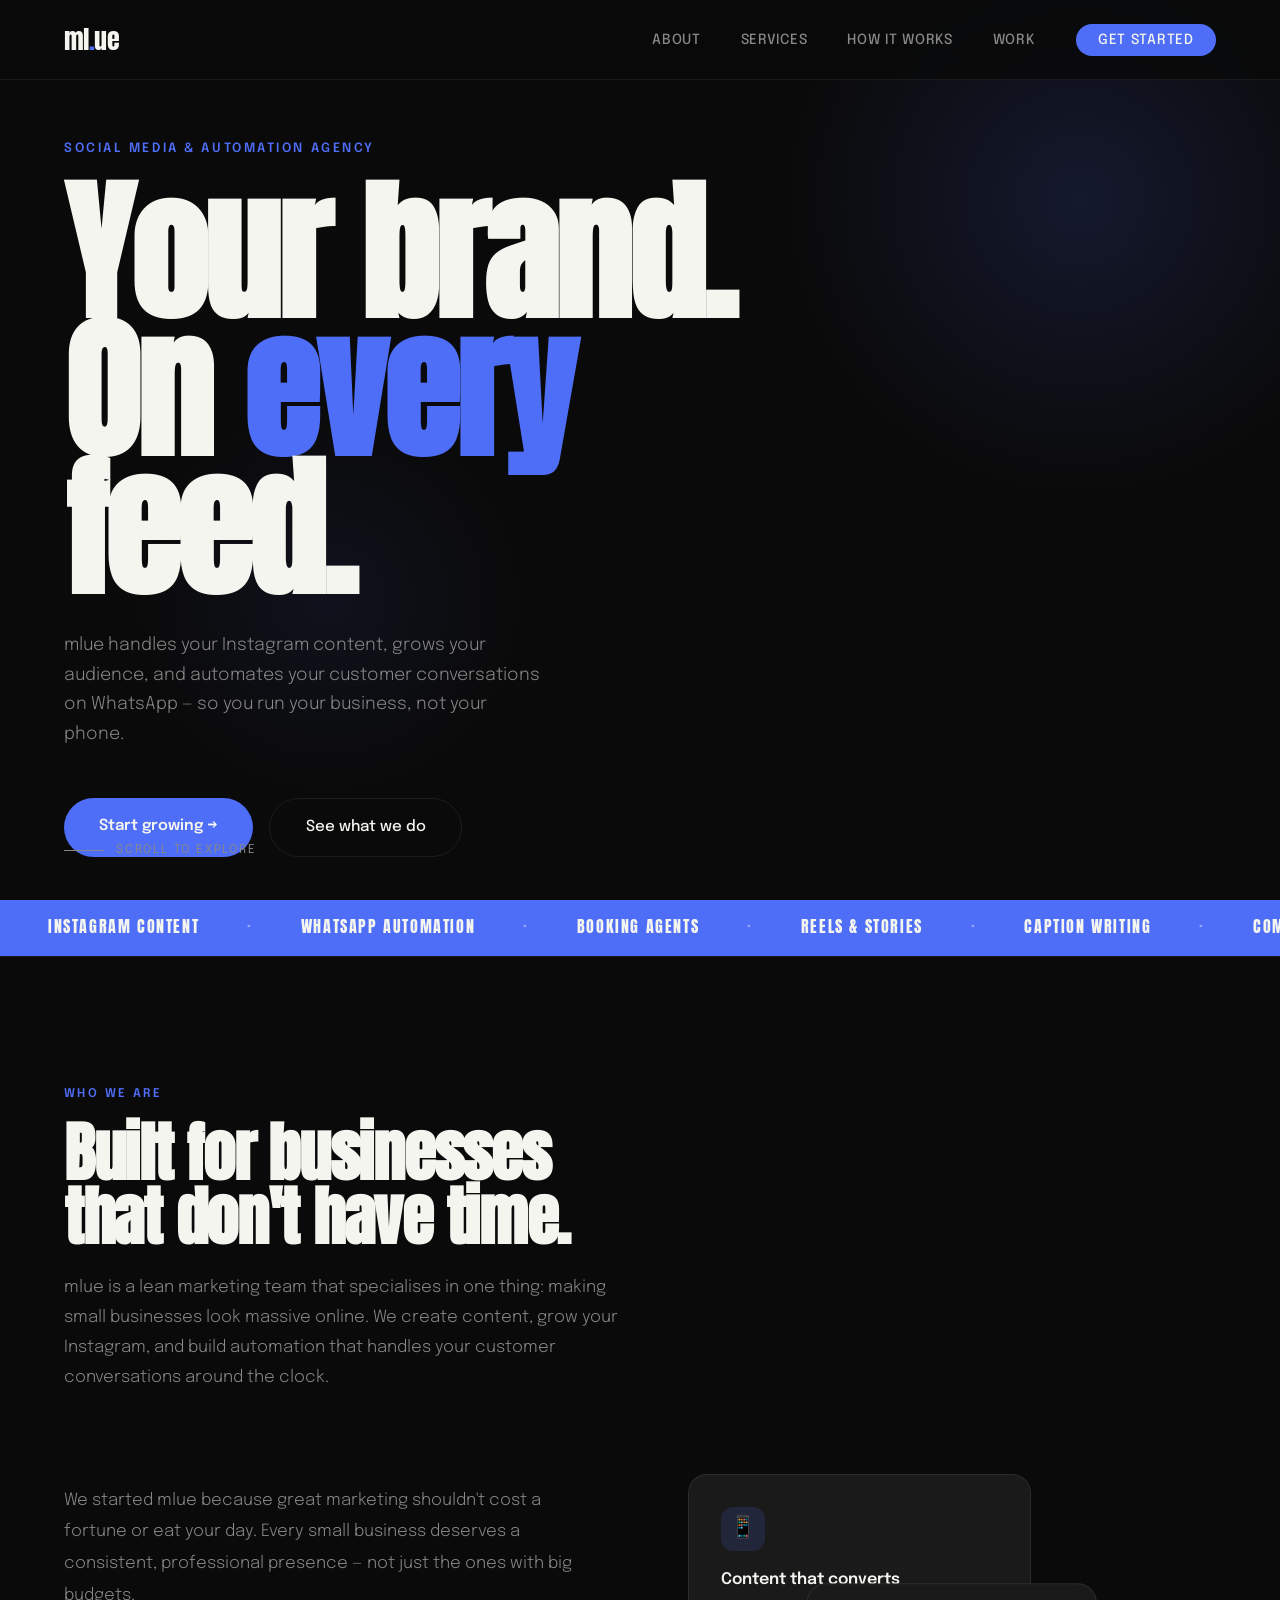
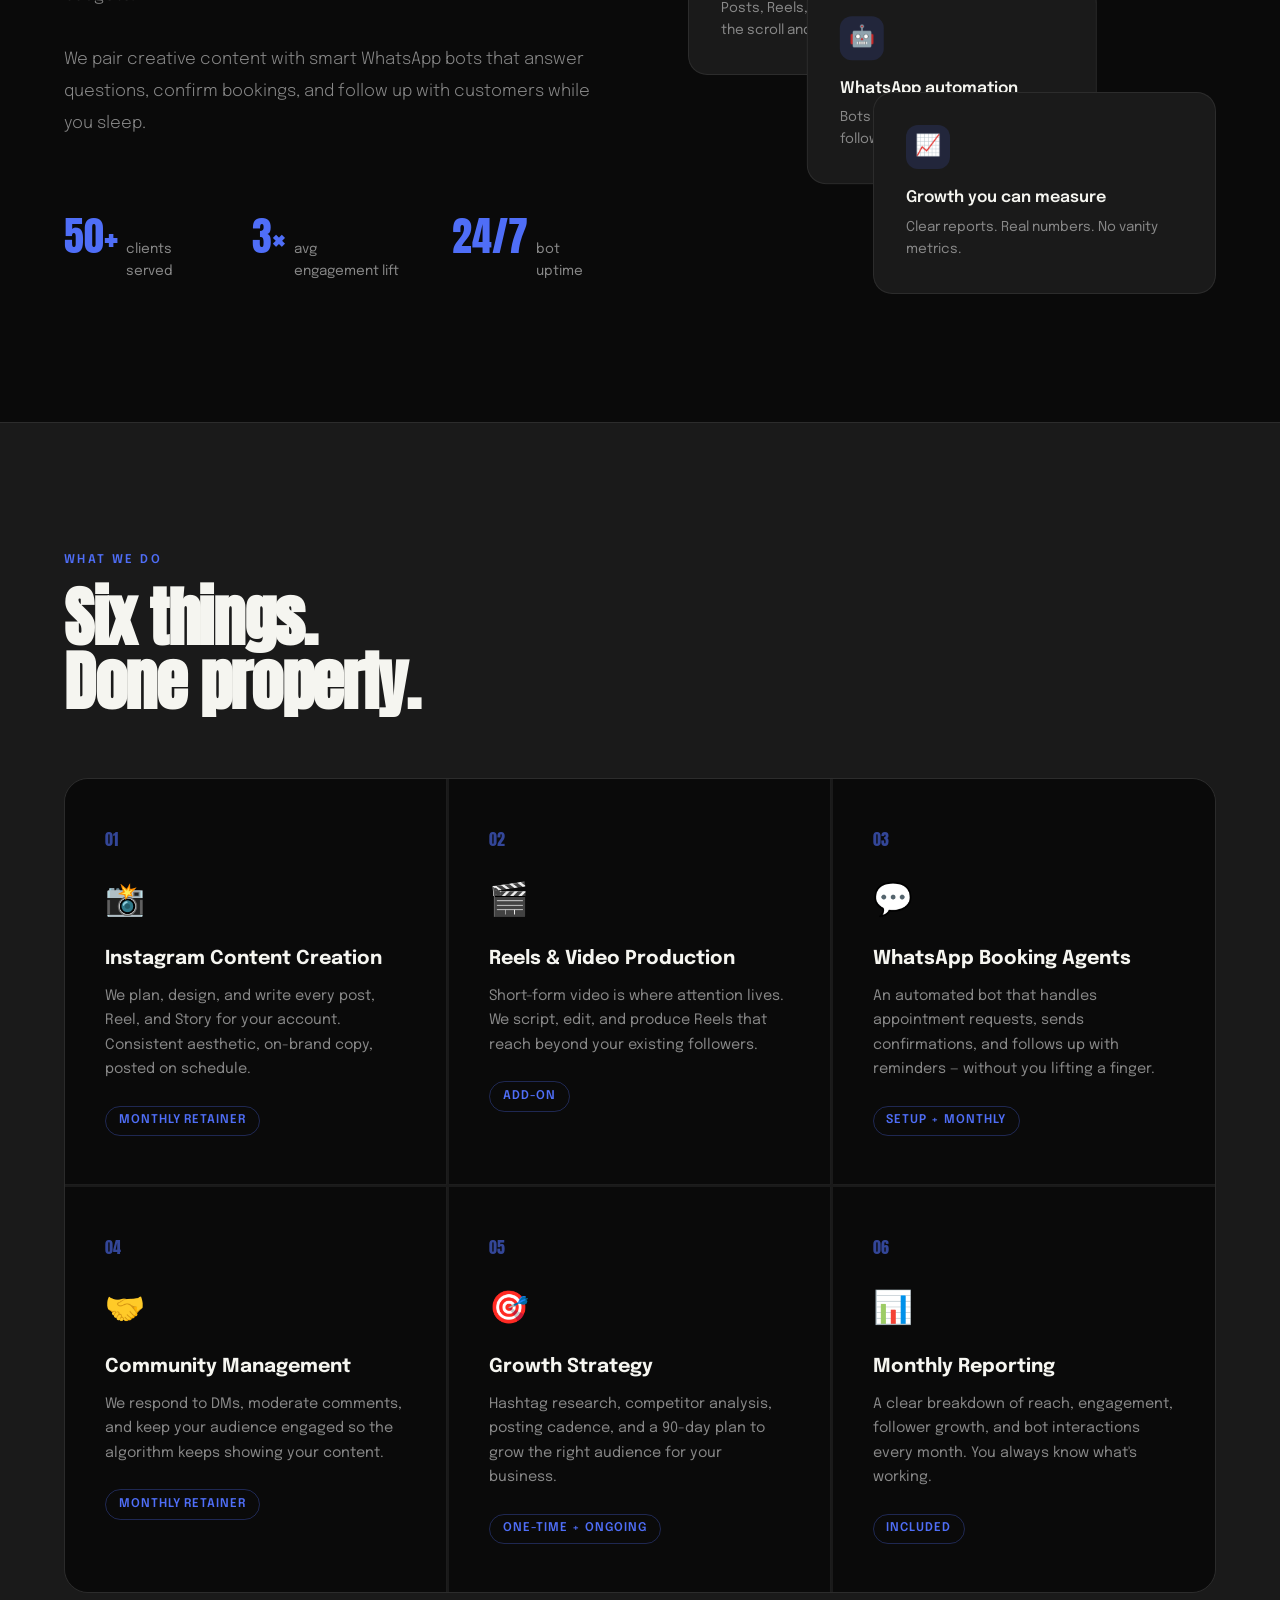
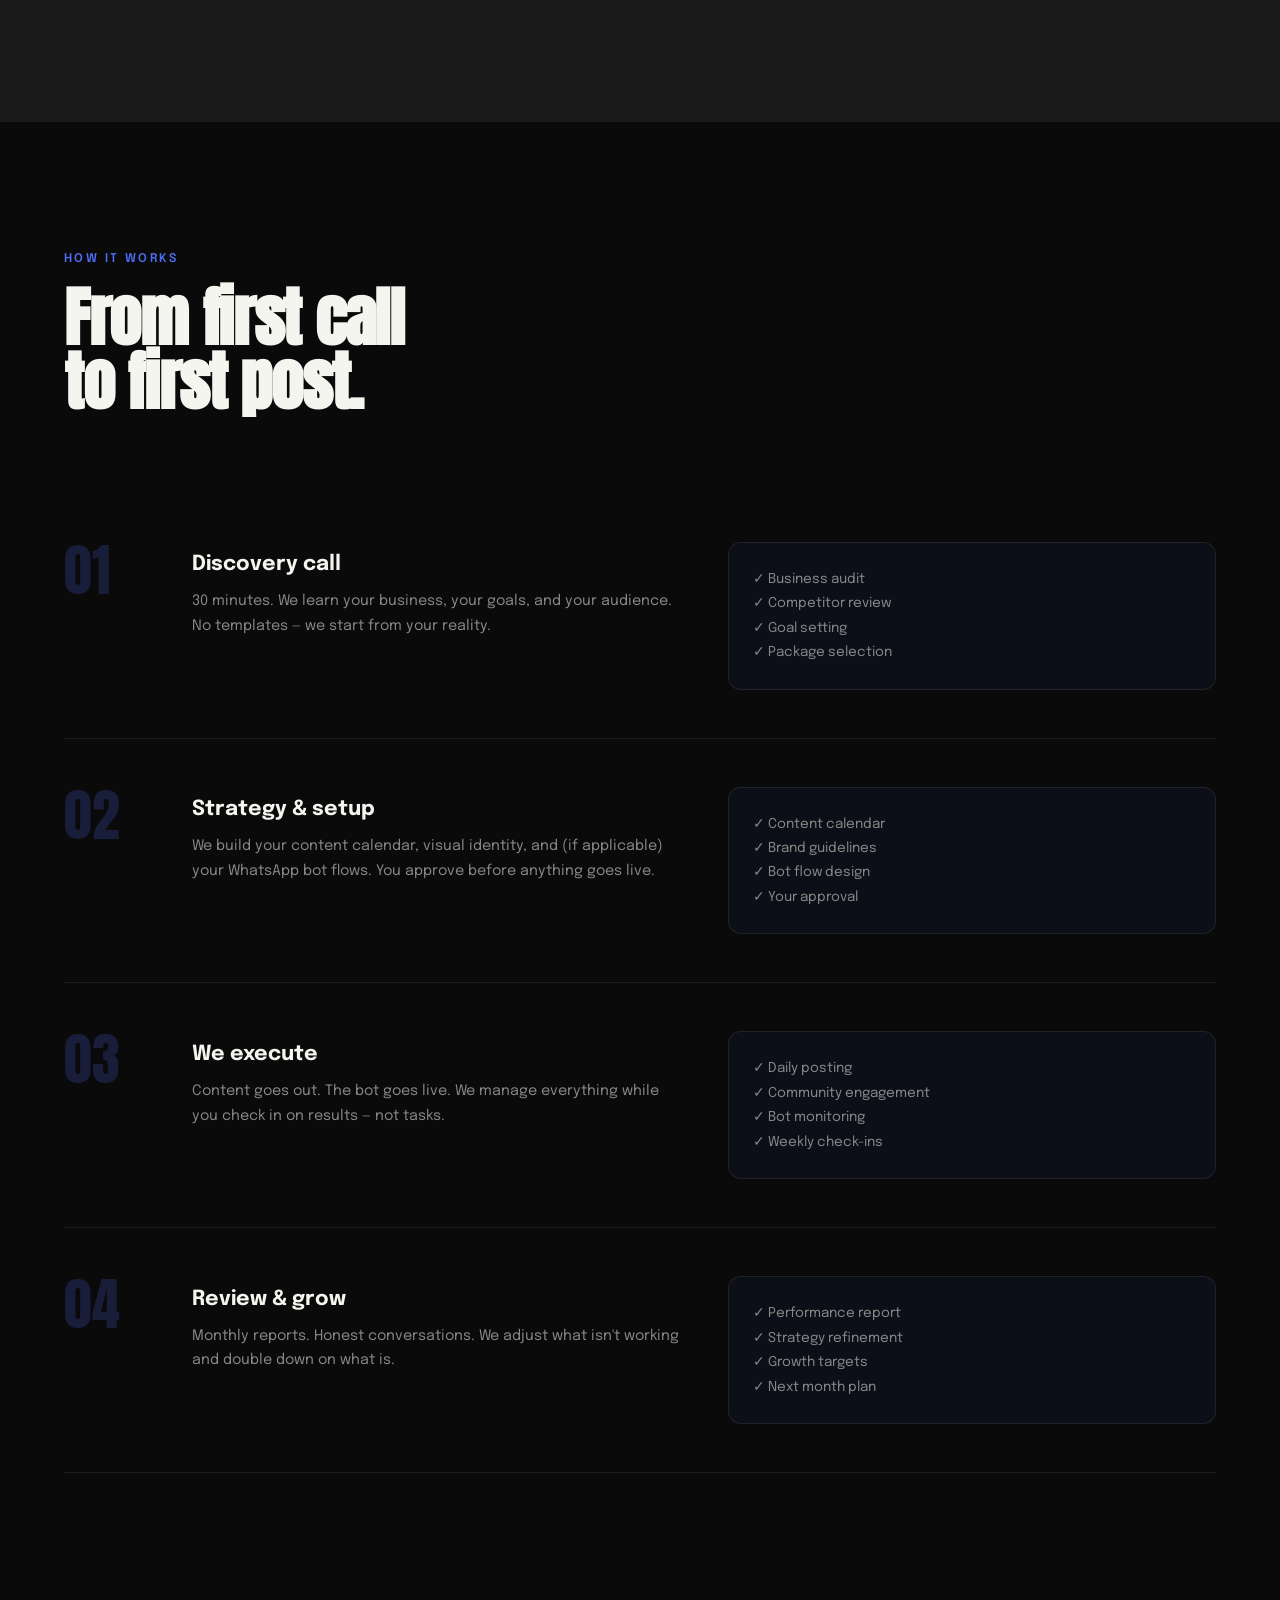
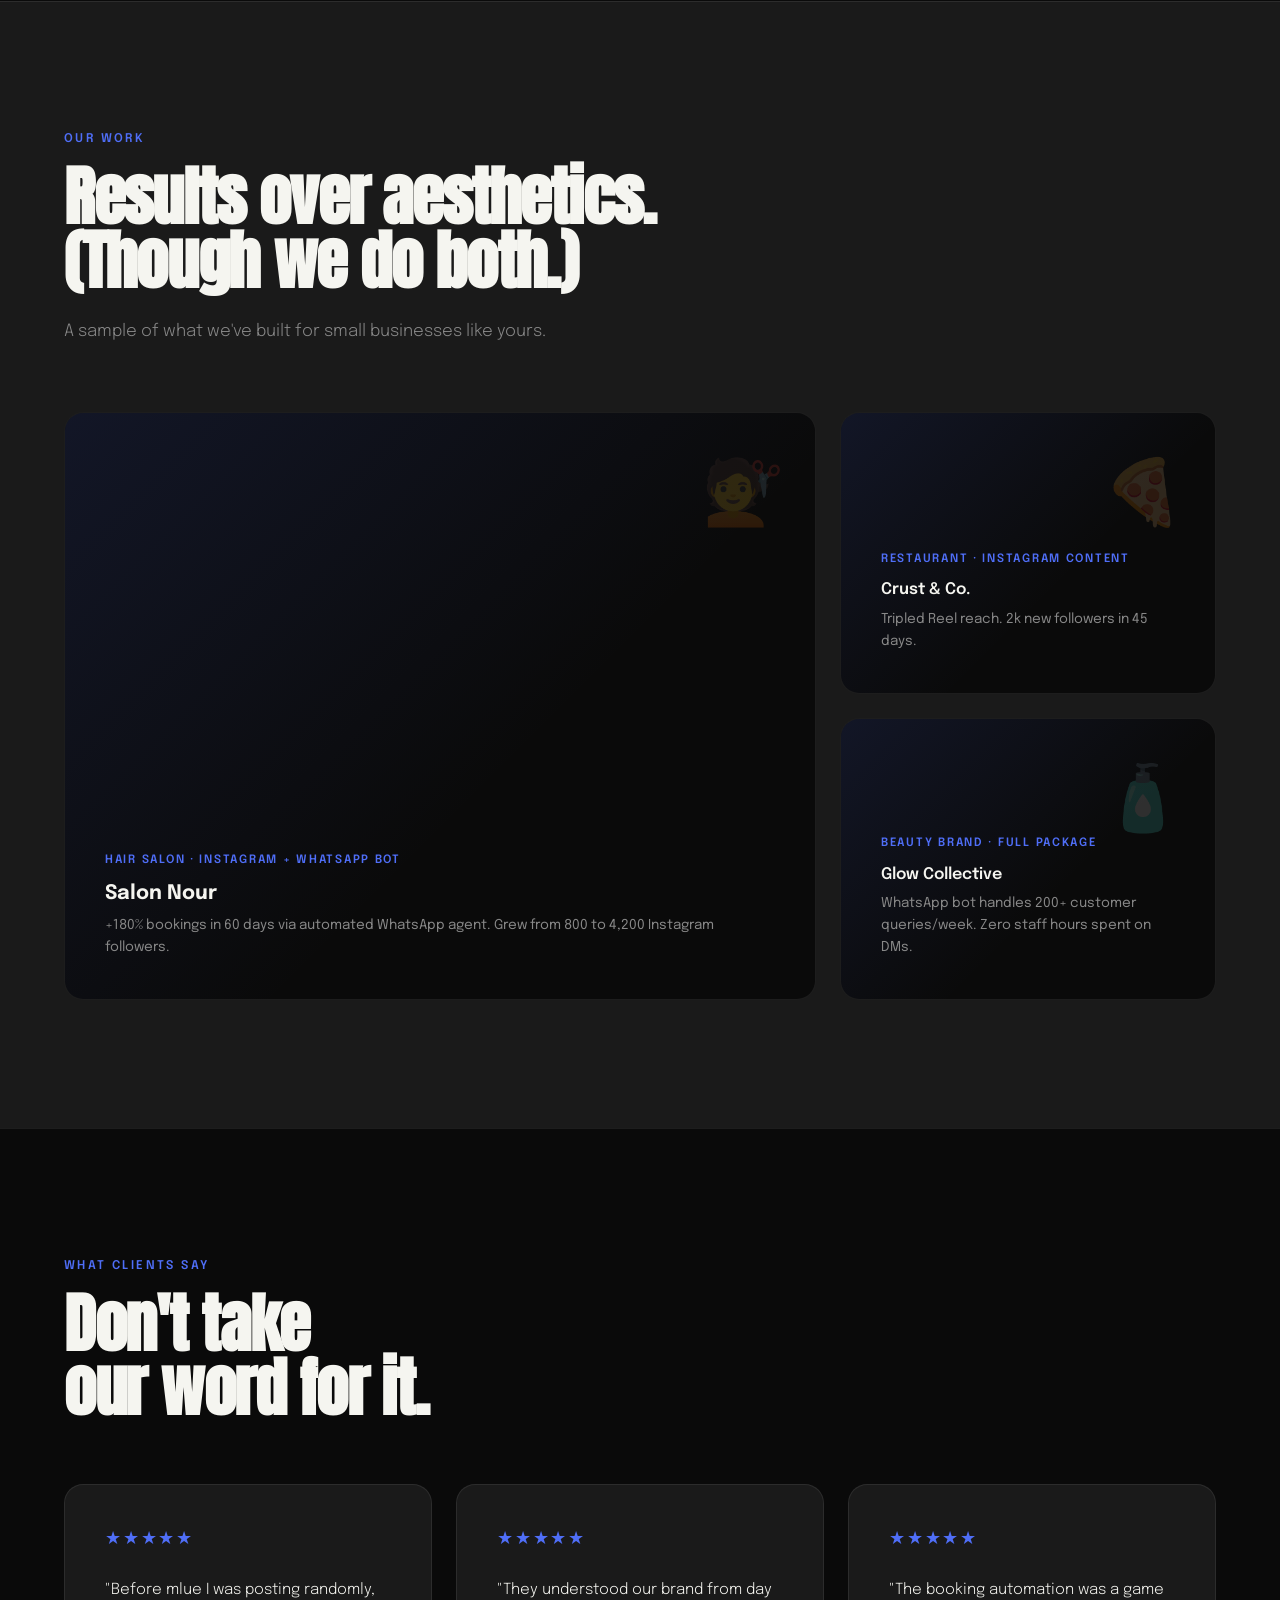
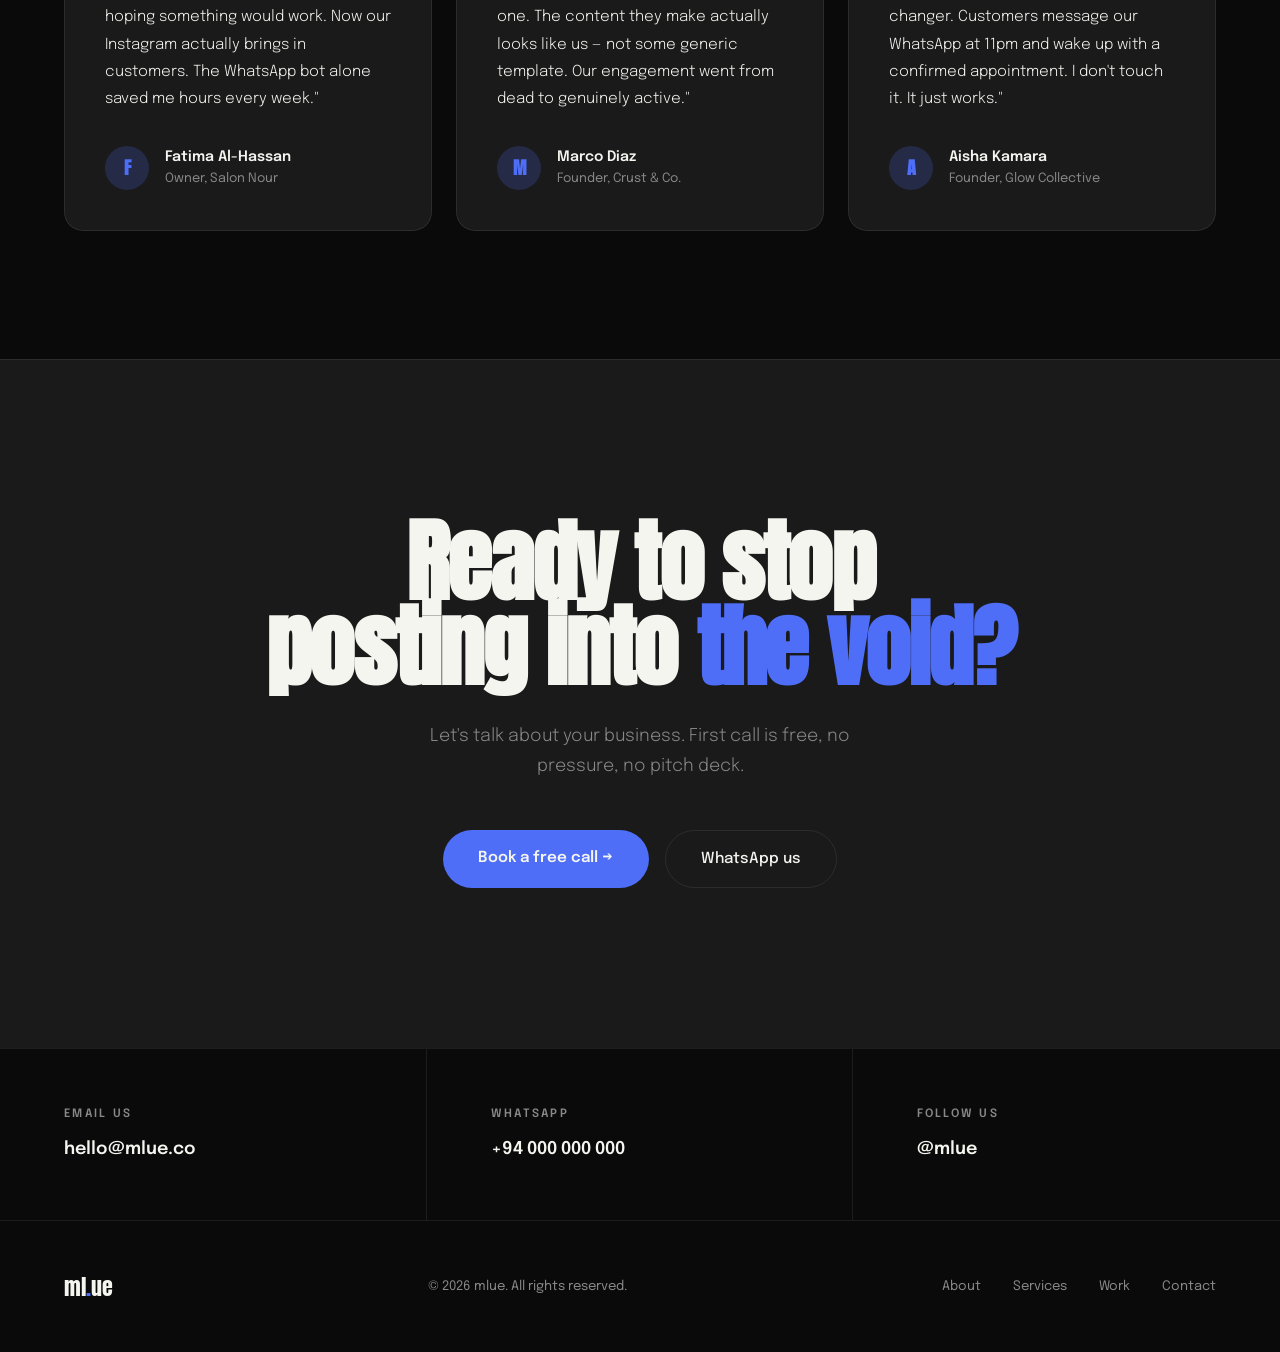
<file: index.html.html>
<!DOCTYPE html>
<html lang="en">
<head>
<meta charset="UTF-8">
<meta name="viewport" content="width=device-width, initial-scale=1.0">
<title>mlue — Social Media & Automation for Small Business</title>
<style>
@import url('https://fonts.googleapis.com/css2?family=Anton&family=Epilogue:wght@300;400;500;600;700&display=swap');

*, *::before, *::after { box-sizing: border-box; margin: 0; padding: 0; }

:root {
  --bg: #0A0A0A;
  --blue: #4F6EF7;
  --blue-light: #7B93FF;
  --white: #F5F5F0;
  --grey: #888;
  --grey-dim: #1A1A1A;
  --border: rgba(255,255,255,0.08);
}

html { scroll-behavior: smooth; }

body {
  background: var(--bg);
  color: var(--white);
  font-family: 'Epilogue', sans-serif;
  font-weight: 400;
  line-height: 1.6;
  overflow-x: hidden;
}

/* NAV */
nav {
  position: fixed; top: 0; left: 0; right: 0;
  z-index: 100;
  display: flex; align-items: center; justify-content: space-between;
  padding: 1.2rem 5vw;
  background: rgba(10,10,10,0.85);
  backdrop-filter: blur(12px);
  border-bottom: 1px solid var(--border);
  transition: all 0.3s;
}

.nav-logo {
  font-family: 'Anton', sans-serif;
  font-size: 1.6rem;
  letter-spacing: -0.02em;
  color: var(--white);
  text-decoration: none;
}

.nav-logo span { color: var(--blue); }

.nav-links {
  display: flex; gap: 2.5rem; list-style: none;
}

.nav-links a {
  color: var(--grey);
  text-decoration: none;
  font-size: 0.875rem;
  font-weight: 500;
  letter-spacing: 0.05em;
  text-transform: uppercase;
  transition: color 0.2s;
}

.nav-links a:hover { color: var(--white); }

.nav-cta {
  background: var(--blue);
  color: var(--white) !important;
  padding: 0.55rem 1.4rem;
  border-radius: 2rem;
  transition: background 0.2s, transform 0.2s !important;
}

.nav-cta:hover { background: var(--blue-light) !important; transform: translateY(-1px); }

/* HERO */
#hero {
  min-height: 100vh;
  display: flex; flex-direction: column;
  justify-content: center;
  padding: 0 5vw;
  padding-top: 6rem;
  position: relative;
  overflow: hidden;
}

.hero-eyebrow {
  font-size: 0.8rem;
  font-weight: 600;
  letter-spacing: 0.2em;
  text-transform: uppercase;
  color: var(--blue);
  margin-bottom: 1.5rem;
  opacity: 0;
  transform: translateY(20px);
  animation: fadeUp 0.6s 0.2s forwards;
}

.hero-title {
  font-family: 'Anton', sans-serif;
  font-size: clamp(4rem, 12vw, 10rem);
  line-height: 0.9;
  letter-spacing: -0.02em;
  margin-bottom: 2rem;
}

.hero-title .line {
  display: block;
  opacity: 0;
  transform: translateY(40px);
}

.hero-title .line:nth-child(1) { animation: fadeUp 0.7s 0.3s forwards; }
.hero-title .line:nth-child(2) { animation: fadeUp 0.7s 0.45s forwards; }
.hero-title .line:nth-child(3) { animation: fadeUp 0.7s 0.6s forwards; }

.hero-title .blue { color: var(--blue); }

.hero-sub {
  max-width: 480px;
  color: var(--grey);
  font-size: 1.1rem;
  font-weight: 300;
  line-height: 1.7;
  margin-bottom: 3rem;
  opacity: 0;
  transform: translateY(20px);
  animation: fadeUp 0.7s 0.75s forwards;
}

.hero-actions {
  display: flex; gap: 1rem; flex-wrap: wrap;
  opacity: 0;
  transform: translateY(20px);
  animation: fadeUp 0.7s 0.9s forwards;
}

.btn-primary {
  background: var(--blue);
  color: var(--white);
  padding: 1rem 2.2rem;
  border-radius: 3rem;
  text-decoration: none;
  font-weight: 600;
  font-size: 0.95rem;
  transition: background 0.2s, transform 0.2s, box-shadow 0.2s;
}

.btn-primary:hover {
  background: var(--blue-light);
  transform: translateY(-2px);
  box-shadow: 0 8px 30px rgba(79,110,247,0.4);
}

.btn-secondary {
  color: var(--white);
  padding: 1rem 2.2rem;
  border: 1px solid var(--border);
  border-radius: 3rem;
  text-decoration: none;
  font-weight: 500;
  font-size: 0.95rem;
  transition: border-color 0.2s, transform 0.2s;
}

.btn-secondary:hover { border-color: var(--grey); transform: translateY(-2px); }

/* HERO BG */
.hero-orb {
  position: absolute;
  width: 600px; height: 600px;
  border-radius: 50%;
  background: radial-gradient(circle, rgba(79,110,247,0.15) 0%, transparent 70%);
  top: -100px; right: -100px;
  pointer-events: none;
  animation: pulse 6s ease-in-out infinite;
}

.hero-orb2 {
  position: absolute;
  width: 400px; height: 400px;
  border-radius: 50%;
  background: radial-gradient(circle, rgba(79,110,247,0.08) 0%, transparent 70%);
  bottom: 100px; left: 10vw;
  pointer-events: none;
  animation: pulse 8s ease-in-out infinite reverse;
}

.hero-scroll {
  position: absolute;
  bottom: 2.5rem;
  left: 5vw;
  display: flex; align-items: center; gap: 0.75rem;
  color: var(--grey);
  font-size: 0.75rem;
  letter-spacing: 0.15em;
  text-transform: uppercase;
  opacity: 0;
  animation: fadeUp 0.7s 1.2s forwards;
}

.scroll-line {
  width: 40px; height: 1px;
  background: var(--grey);
  animation: scrollLine 2s 1.5s ease-in-out infinite;
}

/* TICKER */
.ticker-wrap {
  background: var(--blue);
  padding: 0.9rem 0;
  overflow: hidden;
  white-space: nowrap;
}

.ticker-inner {
  display: inline-flex;
  animation: ticker 25s linear infinite;
}

.ticker-inner span {
  font-family: 'Anton', sans-serif;
  font-size: 1rem;
  letter-spacing: 0.1em;
  text-transform: uppercase;
  padding: 0 3rem;
  color: var(--white);
}

.ticker-inner span.dot { color: rgba(255,255,255,0.4); padding: 0; }

/* SECTIONS SHARED */
section {
  padding: 8rem 5vw;
}

.section-label {
  font-size: 0.75rem;
  letter-spacing: 0.2em;
  text-transform: uppercase;
  color: var(--blue);
  font-weight: 600;
  margin-bottom: 1rem;
}

.section-title {
  font-family: 'Anton', sans-serif;
  font-size: clamp(2.5rem, 5vw, 4.5rem);
  line-height: 1;
  letter-spacing: -0.02em;
  margin-bottom: 1.5rem;
}

.section-sub {
  color: var(--grey);
  font-size: 1.05rem;
  font-weight: 300;
  max-width: 560px;
  line-height: 1.8;
}

/* ABOUT */
#about {
  border-top: 1px solid var(--border);
}

.about-grid {
  display: grid;
  grid-template-columns: 1fr 1fr;
  gap: 6rem;
  align-items: center;
  margin-top: 5rem;
}

.about-visual {
  position: relative;
  height: 420px;
}

.about-card {
  position: absolute;
  background: var(--grey-dim);
  border: 1px solid var(--border);
  border-radius: 1.2rem;
  padding: 2rem;
  transition: transform 0.3s;
}

.about-card:hover { transform: translateY(-4px); }

.about-card.card-1 { top: 0; left: 0; width: 65%; }
.about-card.card-2 { bottom: 0; right: 0; width: 65%; }
.about-card.card-3 { top: 50%; left: 50%; transform: translate(-50%, -50%); width: 55%; }

.card-icon {
  width: 44px; height: 44px;
  background: rgba(79,110,247,0.15);
  border-radius: 0.75rem;
  display: flex; align-items: center; justify-content: center;
  margin-bottom: 1rem;
  font-size: 1.3rem;
}

.card-title {
  font-weight: 600;
  font-size: 1rem;
  margin-bottom: 0.4rem;
}

.card-text {
  color: var(--grey);
  font-size: 0.85rem;
  line-height: 1.6;
}

.about-stat {
  display: flex; gap: 0.5rem; align-items: baseline;
  margin-top: 1rem;
}

.stat-num {
  font-family: 'Anton', sans-serif;
  font-size: 2.5rem;
  color: var(--blue);
}

.stat-label { color: var(--grey); font-size: 0.85rem; }

/* SERVICES */
#services {
  border-top: 1px solid var(--border);
  background: var(--grey-dim);
}

.services-grid {
  display: grid;
  grid-template-columns: repeat(3, 1fr);
  gap: 1.5px;
  margin-top: 4rem;
  border: 1.5px solid var(--border);
  border-radius: 1.5rem;
  overflow: hidden;
}

.service-card {
  background: var(--bg);
  padding: 3rem 2.5rem;
  border-right: 1px solid var(--border);
  border-bottom: 1px solid var(--border);
  transition: background 0.3s;
  cursor: default;
}

.service-card:hover { background: rgba(79,110,247,0.05); }
.service-card:nth-child(3n) { border-right: none; }
.service-card:nth-child(4), .service-card:nth-child(5), .service-card:nth-child(6) { border-bottom: none; }

.service-num {
  font-family: 'Anton', sans-serif;
  font-size: 1rem;
  color: var(--blue);
  margin-bottom: 1.5rem;
  opacity: 0.6;
}

.service-icon { font-size: 2rem; margin-bottom: 1.2rem; display: block; }

.service-title {
  font-weight: 700;
  font-size: 1.2rem;
  margin-bottom: 0.75rem;
  line-height: 1.3;
}

.service-desc {
  color: var(--grey);
  font-size: 0.9rem;
  line-height: 1.7;
}

.service-tag {
  display: inline-block;
  margin-top: 1.5rem;
  font-size: 0.75rem;
  color: var(--blue);
  font-weight: 600;
  letter-spacing: 0.08em;
  text-transform: uppercase;
  border: 1px solid rgba(79,110,247,0.3);
  padding: 0.3rem 0.8rem;
  border-radius: 2rem;
}

/* HOW IT WORKS */
#process {
  border-top: 1px solid var(--border);
}

.process-steps {
  margin-top: 5rem;
  display: flex;
  flex-direction: column;
  gap: 0;
}

.process-step {
  display: grid;
  grid-template-columns: 80px 1fr 1fr;
  gap: 3rem;
  align-items: start;
  padding: 3rem 0;
  border-bottom: 1px solid var(--border);
  transition: background 0.2s;
}

.process-step:hover { background: rgba(255,255,255,0.01); }

.step-num {
  font-family: 'Anton', sans-serif;
  font-size: 3.5rem;
  color: rgba(79,110,247,0.2);
  line-height: 1;
}

.step-title {
  font-weight: 700;
  font-size: 1.3rem;
  margin-bottom: 0.5rem;
  padding-top: 0.4rem;
}

.step-sub { color: var(--grey); font-size: 0.9rem; line-height: 1.7; }

/* PORTFOLIO */
#portfolio {
  border-top: 1px solid var(--border);
  background: var(--grey-dim);
}

.portfolio-grid {
  display: grid;
  grid-template-columns: 2fr 1fr;
  gap: 1.5rem;
  margin-top: 4rem;
}

.portfolio-grid .col-right {
  display: grid;
  grid-template-rows: 1fr 1fr;
  gap: 1.5rem;
}

.portfolio-item {
  border-radius: 1.2rem;
  overflow: hidden;
  position: relative;
  cursor: pointer;
  background: var(--bg);
  border: 1px solid var(--border);
}

.portfolio-item .inner {
  padding: 2.5rem;
  height: 100%;
  display: flex;
  flex-direction: column;
  justify-content: flex-end;
  min-height: 280px;
}

.portfolio-item.big .inner { min-height: 400px; }

.portfolio-bg {
  position: absolute;
  inset: 0;
  background: linear-gradient(135deg, rgba(79,110,247,0.12) 0%, transparent 60%);
  transition: opacity 0.3s;
}

.portfolio-item:hover .portfolio-bg { opacity: 1.5; }

.portfolio-tag {
  font-size: 0.72rem;
  letter-spacing: 0.15em;
  text-transform: uppercase;
  color: var(--blue);
  font-weight: 600;
  margin-bottom: 0.75rem;
  position: relative;
}

.portfolio-name {
  font-weight: 700;
  font-size: 1.25rem;
  position: relative;
  line-height: 1.3;
}

.portfolio-name-sm {
  font-weight: 600;
  font-size: 1rem;
  position: relative;
  line-height: 1.3;
}

.portfolio-result {
  margin-top: 0.5rem;
  color: var(--grey);
  font-size: 0.85rem;
  position: relative;
}

.emoji-bg {
  position: absolute;
  top: 2rem; right: 2rem;
  font-size: 4rem;
  opacity: 0.15;
  transition: opacity 0.3s, transform 0.3s;
}

.portfolio-item:hover .emoji-bg { opacity: 0.25; transform: scale(1.1) rotate(-5deg); }

/* TESTIMONIALS */
#testimonials {
  border-top: 1px solid var(--border);
}

.testimonials-grid {
  display: grid;
  grid-template-columns: repeat(3, 1fr);
  gap: 1.5rem;
  margin-top: 4rem;
}

.testimonial-card {
  background: var(--grey-dim);
  border: 1px solid var(--border);
  border-radius: 1.2rem;
  padding: 2.5rem;
  transition: transform 0.3s, border-color 0.3s;
}

.testimonial-card:hover {
  transform: translateY(-4px);
  border-color: rgba(79,110,247,0.3);
}

.stars { color: var(--blue); font-size: 1.1rem; margin-bottom: 1.5rem; letter-spacing: 0.1em; }

.testimonial-text {
  color: var(--white);
  font-size: 0.95rem;
  line-height: 1.8;
  margin-bottom: 2rem;
  font-weight: 300;
}

.testimonial-author { display: flex; align-items: center; gap: 1rem; }

.author-avatar {
  width: 44px; height: 44px;
  border-radius: 50%;
  background: rgba(79,110,247,0.2);
  display: flex; align-items: center; justify-content: center;
  font-size: 1.1rem;
  font-weight: 700;
  color: var(--blue);
  font-family: 'Anton', sans-serif;
  flex-shrink: 0;
}

.author-name { font-weight: 600; font-size: 0.9rem; }
.author-biz { color: var(--grey); font-size: 0.8rem; }

/* CTA */
#cta {
  border-top: 1px solid var(--border);
  background: var(--grey-dim);
  text-align: center;
  padding: 10rem 5vw;
}

.cta-title {
  font-family: 'Anton', sans-serif;
  font-size: clamp(3rem, 7vw, 6.5rem);
  line-height: 0.95;
  letter-spacing: -0.02em;
  margin-bottom: 2rem;
}

.cta-title .blue { color: var(--blue); }

.cta-sub {
  color: var(--grey);
  font-size: 1.1rem;
  max-width: 480px;
  margin: 0 auto 3rem;
  line-height: 1.7;
  font-weight: 300;
}

.cta-actions { display: flex; gap: 1rem; justify-content: center; flex-wrap: wrap; }

/* CONTACT STRIP */
#contact {
  border-top: 1px solid var(--border);
  display: grid;
  grid-template-columns: 1fr 1fr 1fr;
  gap: 0;
  padding: 0;
}

.contact-item {
  padding: 3.5rem 5vw;
  border-right: 1px solid var(--border);
  transition: background 0.2s;
  text-decoration: none;
  color: inherit;
  display: block;
}

.contact-item:hover { background: rgba(79,110,247,0.05); }
.contact-item:last-child { border-right: none; }

.contact-label {
  font-size: 0.72rem;
  letter-spacing: 0.2em;
  text-transform: uppercase;
  color: var(--grey);
  font-weight: 600;
  margin-bottom: 0.75rem;
}

.contact-val {
  font-size: 1.1rem;
  font-weight: 600;
  color: var(--white);
  transition: color 0.2s;
}

.contact-item:hover .contact-val { color: var(--blue); }

/* FOOTER */
footer {
  padding: 3rem 5vw;
  border-top: 1px solid var(--border);
  display: flex;
  justify-content: space-between;
  align-items: center;
  flex-wrap: wrap;
  gap: 1rem;
}

.footer-logo {
  font-family: 'Anton', sans-serif;
  font-size: 1.4rem;
  color: var(--white);
}

.footer-logo span { color: var(--blue); }

.footer-copy { color: var(--grey); font-size: 0.82rem; }

.footer-links { display: flex; gap: 2rem; }

.footer-links a {
  color: var(--grey);
  text-decoration: none;
  font-size: 0.82rem;
  transition: color 0.2s;
}

.footer-links a:hover { color: var(--white); }

/* ANIMATIONS */
@keyframes fadeUp {
  to { opacity: 1; transform: translateY(0); }
}

@keyframes pulse {
  0%, 100% { transform: scale(1); opacity: 1; }
  50% { transform: scale(1.05); opacity: 0.7; }
}

@keyframes ticker {
  0% { transform: translateX(0); }
  100% { transform: translateX(-50%); }
}

@keyframes scrollLine {
  0%, 100% { width: 40px; opacity: 1; }
  50% { width: 70px; opacity: 0.5; }
}

/* SCROLL REVEAL */
.reveal {
  opacity: 0;
  transform: translateY(30px);
  transition: opacity 0.7s ease, transform 0.7s ease;
}

.reveal.visible {
  opacity: 1;
  transform: translateY(0);
}

.reveal-delay-1 { transition-delay: 0.1s; }
.reveal-delay-2 { transition-delay: 0.2s; }
.reveal-delay-3 { transition-delay: 0.3s; }
.reveal-delay-4 { transition-delay: 0.4s; }

/* MOBILE */
@media (max-width: 768px) {
  .nav-links { display: none; }
  .about-grid { grid-template-columns: 1fr; }
  .about-visual { display: none; }
  .services-grid { grid-template-columns: 1fr; }
  .service-card { border-right: none; }
  .process-step { grid-template-columns: 50px 1fr; }
  .process-step > div:last-child { display: none; }
  .portfolio-grid { grid-template-columns: 1fr; }
  .testimonials-grid { grid-template-columns: 1fr; }
  #contact { grid-template-columns: 1fr; }
  .contact-item { border-right: none; border-bottom: 1px solid var(--border); }
  footer { flex-direction: column; align-items: flex-start; }
}
</style>
</head>
<body>

<!-- NAV -->
<nav>
  <a href="#" class="nav-logo">ml<span>.</span>ue</a>
  <ul class="nav-links">
    <li><a href="#about">About</a></li>
    <li><a href="#services">Services</a></li>
    <li><a href="#process">How it works</a></li>
    <li><a href="#portfolio">Work</a></li>
    <li><a href="#contact" class="nav-cta">Get started</a></li>
  </ul>
</nav>

<!-- HERO -->
<section id="hero">
  <div class="hero-orb"></div>
  <div class="hero-orb2"></div>

  <p class="hero-eyebrow">Social media & automation agency</p>
  <h1 class="hero-title">
    <span class="line">Your brand.</span>
    <span class="line">On <span class="blue">every</span></span>
    <span class="line">feed.</span>
  </h1>
  <p class="hero-sub">mlue handles your Instagram content, grows your audience, and automates your customer conversations on WhatsApp — so you run your business, not your phone.</p>
  <div class="hero-actions">
    <a href="#contact" class="btn-primary">Start growing →</a>
    <a href="#services" class="btn-secondary">See what we do</a>
  </div>

  <div class="hero-scroll">
    <span class="scroll-line"></span>
    Scroll to explore
  </div>
</section>

<!-- TICKER -->
<div class="ticker-wrap">
  <div class="ticker-inner">
    <span>Instagram Content</span><span class="dot">·</span>
    <span>WhatsApp Automation</span><span class="dot">·</span>
    <span>Booking Agents</span><span class="dot">·</span>
    <span>Reels & Stories</span><span class="dot">·</span>
    <span>Caption Writing</span><span class="dot">·</span>
    <span>Community Growth</span><span class="dot">·</span>
    <span>Small Business Focus</span><span class="dot">·</span>
    <span>Instagram Content</span><span class="dot">·</span>
    <span>WhatsApp Automation</span><span class="dot">·</span>
    <span>Booking Agents</span><span class="dot">·</span>
    <span>Reels & Stories</span><span class="dot">·</span>
    <span>Caption Writing</span><span class="dot">·</span>
    <span>Community Growth</span><span class="dot">·</span>
    <span>Small Business Focus</span><span class="dot">·</span>
  </div>
</div>

<!-- ABOUT -->
<section id="about">
  <p class="section-label reveal">Who we are</p>
  <h2 class="section-title reveal reveal-delay-1">Built for businesses<br>that don't have time.</h2>
  <p class="section-sub reveal reveal-delay-2">mlue is a lean marketing team that specialises in one thing: making small businesses look massive online. We create content, grow your Instagram, and build automation that handles your customer conversations around the clock.</p>

  <div class="about-grid">
    <div class="about-text reveal">
      <p style="color: var(--grey); line-height: 1.9; font-weight: 300; font-size: 1.05rem; margin-bottom: 2rem;">We started mlue because great marketing shouldn't cost a fortune or eat your day. Every small business deserves a consistent, professional presence — not just the ones with big budgets.</p>
      <p style="color: var(--grey); line-height: 1.9; font-weight: 300; font-size: 1.05rem;">We pair creative content with smart WhatsApp bots that answer questions, confirm bookings, and follow up with customers while you sleep.</p>
      <div style="display: flex; gap: 3rem; margin-top: 3rem;">
        <div class="about-stat">
          <span class="stat-num">50+</span>
          <span class="stat-label">clients served</span>
        </div>
        <div class="about-stat">
          <span class="stat-num">3×</span>
          <span class="stat-label">avg engagement lift</span>
        </div>
        <div class="about-stat">
          <span class="stat-num">24/7</span>
          <span class="stat-label">bot uptime</span>
        </div>
      </div>
    </div>

    <div class="about-visual reveal reveal-delay-2">
      <div class="about-card card-1">
        <div class="card-icon">📱</div>
        <div class="card-title">Content that converts</div>
        <div class="card-text">Posts, Reels, and Stories crafted to stop the scroll and drive real action.</div>
      </div>
      <div class="about-card card-3">
        <div class="card-icon">🤖</div>
        <div class="card-title">WhatsApp automation</div>
        <div class="card-text">Bots that book, answer, and follow up — automatically.</div>
      </div>
      <div class="about-card card-2">
        <div class="card-icon">📈</div>
        <div class="card-title">Growth you can measure</div>
        <div class="card-text">Clear reports. Real numbers. No vanity metrics.</div>
      </div>
    </div>
  </div>
</section>

<!-- SERVICES -->
<section id="services">
  <p class="section-label reveal">What we do</p>
  <h2 class="section-title reveal reveal-delay-1">Six things.<br>Done properly.</h2>

  <div class="services-grid">
    <div class="service-card reveal">
      <div class="service-num">01</div>
      <span class="service-icon">📸</span>
      <div class="service-title">Instagram Content Creation</div>
      <div class="service-desc">We plan, design, and write every post, Reel, and Story for your account. Consistent aesthetic, on-brand copy, posted on schedule.</div>
      <span class="service-tag">Monthly retainer</span>
    </div>
    <div class="service-card reveal reveal-delay-1">
      <div class="service-num">02</div>
      <span class="service-icon">🎬</span>
      <div class="service-title">Reels & Video Production</div>
      <div class="service-desc">Short-form video is where attention lives. We script, edit, and produce Reels that reach beyond your existing followers.</div>
      <span class="service-tag">Add-on</span>
    </div>
    <div class="service-card reveal reveal-delay-2">
      <div class="service-num">03</div>
      <span class="service-icon">💬</span>
      <div class="service-title">WhatsApp Booking Agents</div>
      <div class="service-desc">An automated bot that handles appointment requests, sends confirmations, and follows up with reminders — without you lifting a finger.</div>
      <span class="service-tag">Setup + monthly</span>
    </div>
    <div class="service-card reveal">
      <div class="service-num">04</div>
      <span class="service-icon">🤝</span>
      <div class="service-title">Community Management</div>
      <div class="service-desc">We respond to DMs, moderate comments, and keep your audience engaged so the algorithm keeps showing your content.</div>
      <span class="service-tag">Monthly retainer</span>
    </div>
    <div class="service-card reveal reveal-delay-1">
      <div class="service-num">05</div>
      <span class="service-icon">🎯</span>
      <div class="service-title">Growth Strategy</div>
      <div class="service-desc">Hashtag research, competitor analysis, posting cadence, and a 90-day plan to grow the right audience for your business.</div>
      <span class="service-tag">One-time + ongoing</span>
    </div>
    <div class="service-card reveal reveal-delay-2">
      <div class="service-num">06</div>
      <span class="service-icon">📊</span>
      <div class="service-title">Monthly Reporting</div>
      <div class="service-desc">A clear breakdown of reach, engagement, follower growth, and bot interactions every month. You always know what's working.</div>
      <span class="service-tag">Included</span>
    </div>
  </div>
</section>

<!-- PROCESS -->
<section id="process">
  <p class="section-label reveal">How it works</p>
  <h2 class="section-title reveal reveal-delay-1">From first call<br>to first post.</h2>

  <div class="process-steps">
    <div class="process-step reveal">
      <div class="step-num">01</div>
      <div>
        <div class="step-title">Discovery call</div>
        <div class="step-sub">30 minutes. We learn your business, your goals, and your audience. No templates — we start from your reality.</div>
      </div>
      <div>
        <div style="background: rgba(79,110,247,0.06); border: 1px solid var(--border); border-radius: 0.8rem; padding: 1.5rem;">
          <div style="color: var(--grey); font-size: 0.85rem; line-height: 1.8;">✓ Business audit<br>✓ Competitor review<br>✓ Goal setting<br>✓ Package selection</div>
        </div>
      </div>
    </div>
    <div class="process-step reveal">
      <div class="step-num">02</div>
      <div>
        <div class="step-title">Strategy & setup</div>
        <div class="step-sub">We build your content calendar, visual identity, and (if applicable) your WhatsApp bot flows. You approve before anything goes live.</div>
      </div>
      <div>
        <div style="background: rgba(79,110,247,0.06); border: 1px solid var(--border); border-radius: 0.8rem; padding: 1.5rem;">
          <div style="color: var(--grey); font-size: 0.85rem; line-height: 1.8;">✓ Content calendar<br>✓ Brand guidelines<br>✓ Bot flow design<br>✓ Your approval</div>
        </div>
      </div>
    </div>
    <div class="process-step reveal">
      <div class="step-num">03</div>
      <div>
        <div class="step-title">We execute</div>
        <div class="step-sub">Content goes out. The bot goes live. We manage everything while you check in on results — not tasks.</div>
      </div>
      <div>
        <div style="background: rgba(79,110,247,0.06); border: 1px solid var(--border); border-radius: 0.8rem; padding: 1.5rem;">
          <div style="color: var(--grey); font-size: 0.85rem; line-height: 1.8;">✓ Daily posting<br>✓ Community engagement<br>✓ Bot monitoring<br>✓ Weekly check-ins</div>
        </div>
      </div>
    </div>
    <div class="process-step reveal">
      <div class="step-num">04</div>
      <div>
        <div class="step-title">Review & grow</div>
        <div class="step-sub">Monthly reports. Honest conversations. We adjust what isn't working and double down on what is.</div>
      </div>
      <div>
        <div style="background: rgba(79,110,247,0.06); border: 1px solid var(--border); border-radius: 0.8rem; padding: 1.5rem;">
          <div style="color: var(--grey); font-size: 0.85rem; line-height: 1.8;">✓ Performance report<br>✓ Strategy refinement<br>✓ Growth targets<br>✓ Next month plan</div>
        </div>
      </div>
    </div>
  </div>
</section>

<!-- PORTFOLIO -->
<section id="portfolio">
  <p class="section-label reveal">Our work</p>
  <h2 class="section-title reveal reveal-delay-1">Results over aesthetics.<br>(Though we do both.)</h2>
  <p class="section-sub reveal reveal-delay-2" style="margin-bottom: 0;">A sample of what we've built for small businesses like yours.</p>

  <div class="portfolio-grid">
    <div class="portfolio-item big reveal">
      <div class="portfolio-bg"></div>
      <div class="emoji-bg">💇</div>
      <div class="inner">
        <div class="portfolio-tag">Hair Salon · Instagram + WhatsApp Bot</div>
        <div class="portfolio-name">Salon Nour</div>
        <div class="portfolio-result">+180% bookings in 60 days via automated WhatsApp agent. Grew from 800 to 4,200 Instagram followers.</div>
      </div>
    </div>
    <div class="col-right">
      <div class="portfolio-item reveal reveal-delay-1">
        <div class="portfolio-bg"></div>
        <div class="emoji-bg">🍕</div>
        <div class="inner">
          <div class="portfolio-tag">Restaurant · Instagram Content</div>
          <div class="portfolio-name-sm">Crust & Co.</div>
          <div class="portfolio-result">Tripled Reel reach. 2k new followers in 45 days.</div>
        </div>
      </div>
      <div class="portfolio-item reveal reveal-delay-2">
        <div class="portfolio-bg"></div>
        <div class="emoji-bg">🧴</div>
        <div class="inner">
          <div class="portfolio-tag">Beauty Brand · Full Package</div>
          <div class="portfolio-name-sm">Glow Collective</div>
          <div class="portfolio-result">WhatsApp bot handles 200+ customer queries/week. Zero staff hours spent on DMs.</div>
        </div>
      </div>
    </div>
  </div>
</section>

<!-- TESTIMONIALS -->
<section id="testimonials">
  <p class="section-label reveal">What clients say</p>
  <h2 class="section-title reveal reveal-delay-1">Don't take<br>our word for it.</h2>

  <div class="testimonials-grid">
    <div class="testimonial-card reveal">
      <div class="stars">★★★★★</div>
      <p class="testimonial-text">"Before mlue I was posting randomly, hoping something would work. Now our Instagram actually brings in customers. The WhatsApp bot alone saved me hours every week."</p>
      <div class="testimonial-author">
        <div class="author-avatar">F</div>
        <div>
          <div class="author-name">Fatima Al-Hassan</div>
          <div class="author-biz">Owner, Salon Nour</div>
        </div>
      </div>
    </div>
    <div class="testimonial-card reveal reveal-delay-1">
      <div class="stars">★★★★★</div>
      <p class="testimonial-text">"They understood our brand from day one. The content they make actually looks like us — not some generic template. Our engagement went from dead to genuinely active."</p>
      <div class="testimonial-author">
        <div class="author-avatar">M</div>
        <div>
          <div class="author-name">Marco Diaz</div>
          <div class="author-biz">Founder, Crust & Co.</div>
        </div>
      </div>
    </div>
    <div class="testimonial-card reveal reveal-delay-2">
      <div class="stars">★★★★★</div>
      <p class="testimonial-text">"The booking automation was a game changer. Customers message our WhatsApp at 11pm and wake up with a confirmed appointment. I don't touch it. It just works."</p>
      <div class="testimonial-author">
        <div class="author-avatar">A</div>
        <div>
          <div class="author-name">Aisha Kamara</div>
          <div class="author-biz">Founder, Glow Collective</div>
        </div>
      </div>
    </div>
  </div>
</section>

<!-- CTA -->
<section id="cta">
  <h2 class="cta-title reveal">Ready to stop<br>posting into <span class="blue">the void?</span></h2>
  <p class="cta-sub reveal reveal-delay-1">Let's talk about your business. First call is free, no pressure, no pitch deck.</p>
  <div class="cta-actions reveal reveal-delay-2">
    <a href="#contact" class="btn-primary">Book a free call →</a>
    <a href="https://wa.me/+94000000000" class="btn-secondary">WhatsApp us</a>
  </div>
</section>

<!-- CONTACT -->
<div id="contact">
  <a href="mailto:hello@mlue.co" class="contact-item">
    <div class="contact-label">Email us</div>
    <div class="contact-val">hello@mlue.co</div>
  </a>
  <a href="https://wa.me/+94000000000" class="contact-item">
    <div class="contact-label">WhatsApp</div>
    <div class="contact-val">+94 000 000 000</div>
  </a>
  <a href="https://instagram.com/mlue" class="contact-item">
    <div class="contact-label">Follow us</div>
    <div class="contact-val">@mlue</div>
  </a>
</div>

<!-- FOOTER -->
<footer>
  <div class="footer-logo">ml<span>.</span>ue</div>
  <div class="footer-copy">© 2026 mlue. All rights reserved.</div>
  <div class="footer-links">
    <a href="#about">About</a>
    <a href="#services">Services</a>
    <a href="#portfolio">Work</a>
    <a href="#contact">Contact</a>
  </div>
</footer>

<script>
// Scroll reveal
const observer = new IntersectionObserver((entries) => {
  entries.forEach(entry => {
    if (entry.isIntersecting) {
      entry.target.classList.add('visible');
    }
  });
}, { threshold: 0.1, rootMargin: '0px 0px -50px 0px' });

document.querySelectorAll('.reveal').forEach(el => observer.observe(el));

// Nav scroll effect
window.addEventListener('scroll', () => {
  const nav = document.querySelector('nav');
  if (window.scrollY > 50) {
    nav.style.borderBottomColor = 'rgba(255,255,255,0.12)';
  } else {
    nav.style.borderBottomColor = 'rgba(255,255,255,0.08)';
  }
});

// Smooth anchor clicks
document.querySelectorAll('a[href^="#"]').forEach(a => {
  a.addEventListener('click', e => {
    const target = document.querySelector(a.getAttribute('href'));
    if (target) {
      e.preventDefault();
      target.scrollIntoView({ behavior: 'smooth', block: 'start' });
    }
  });
});
</script>
</body>
</html>
</file>
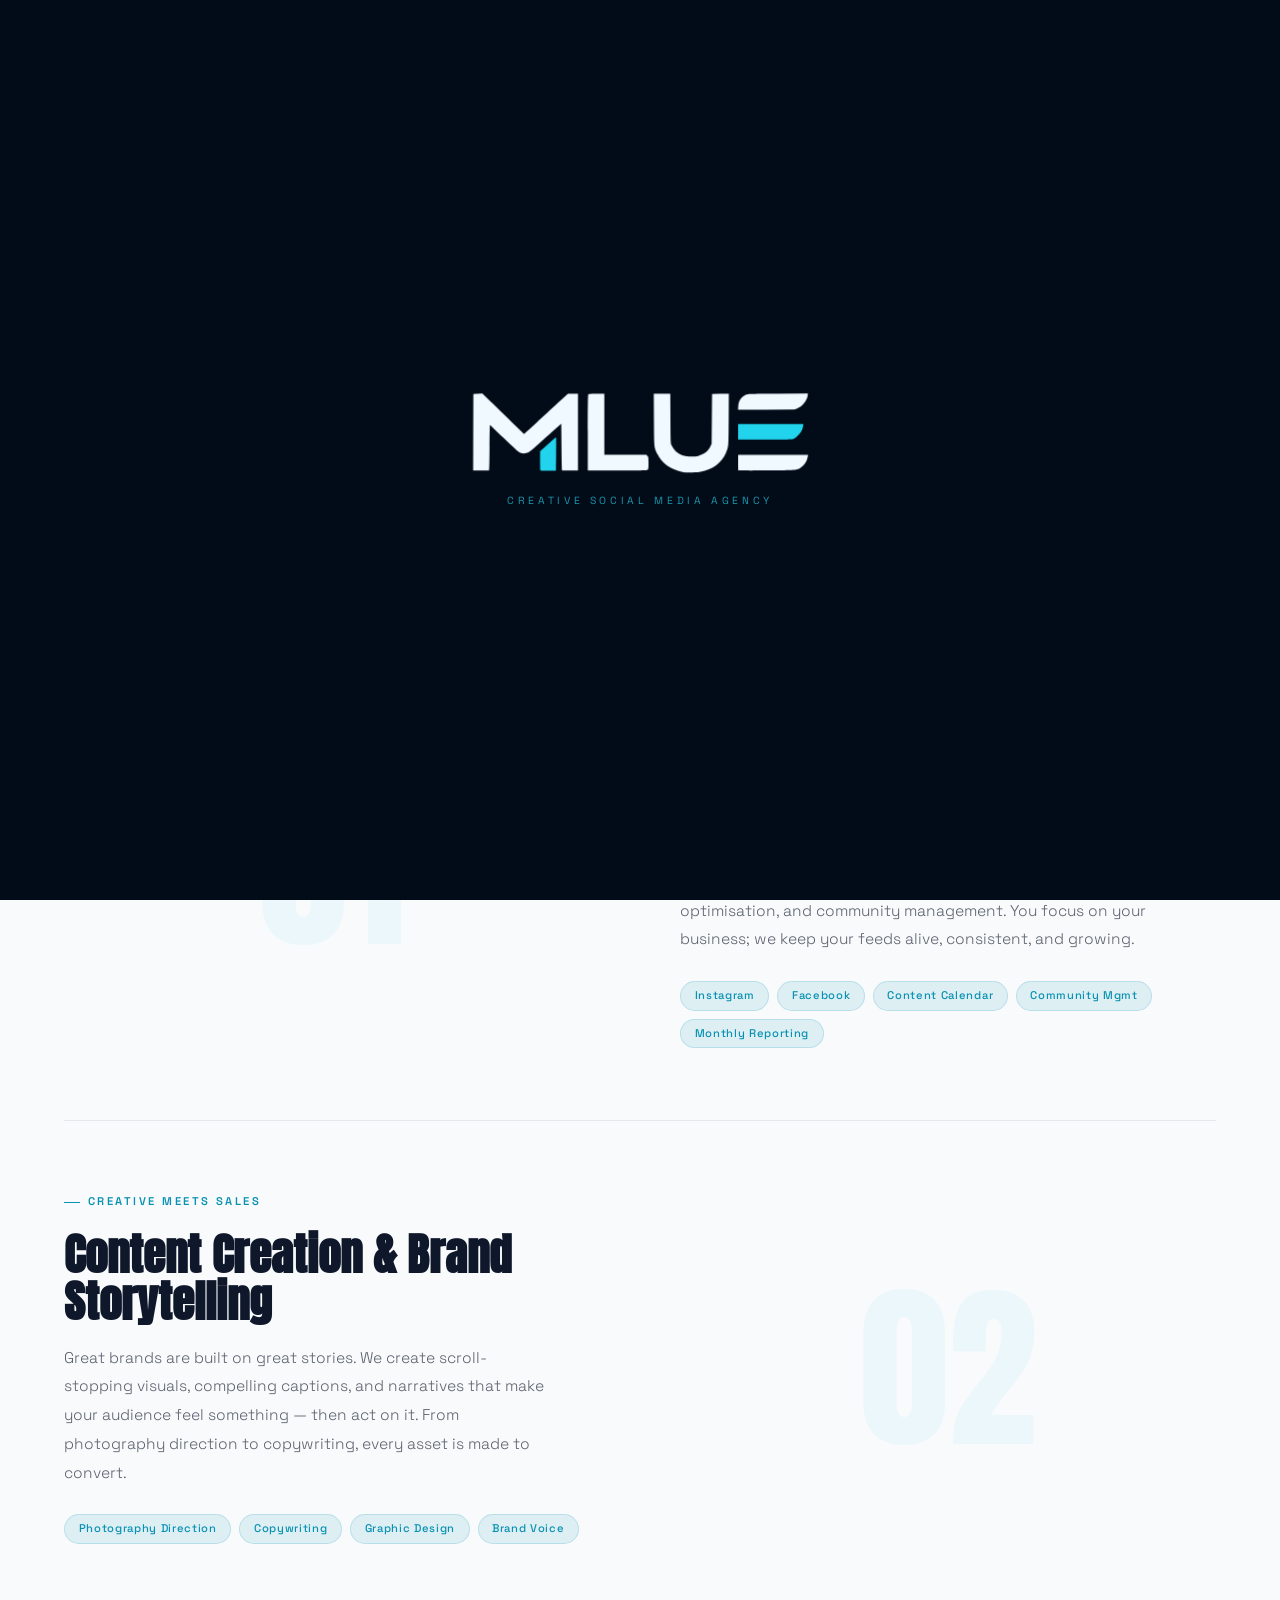
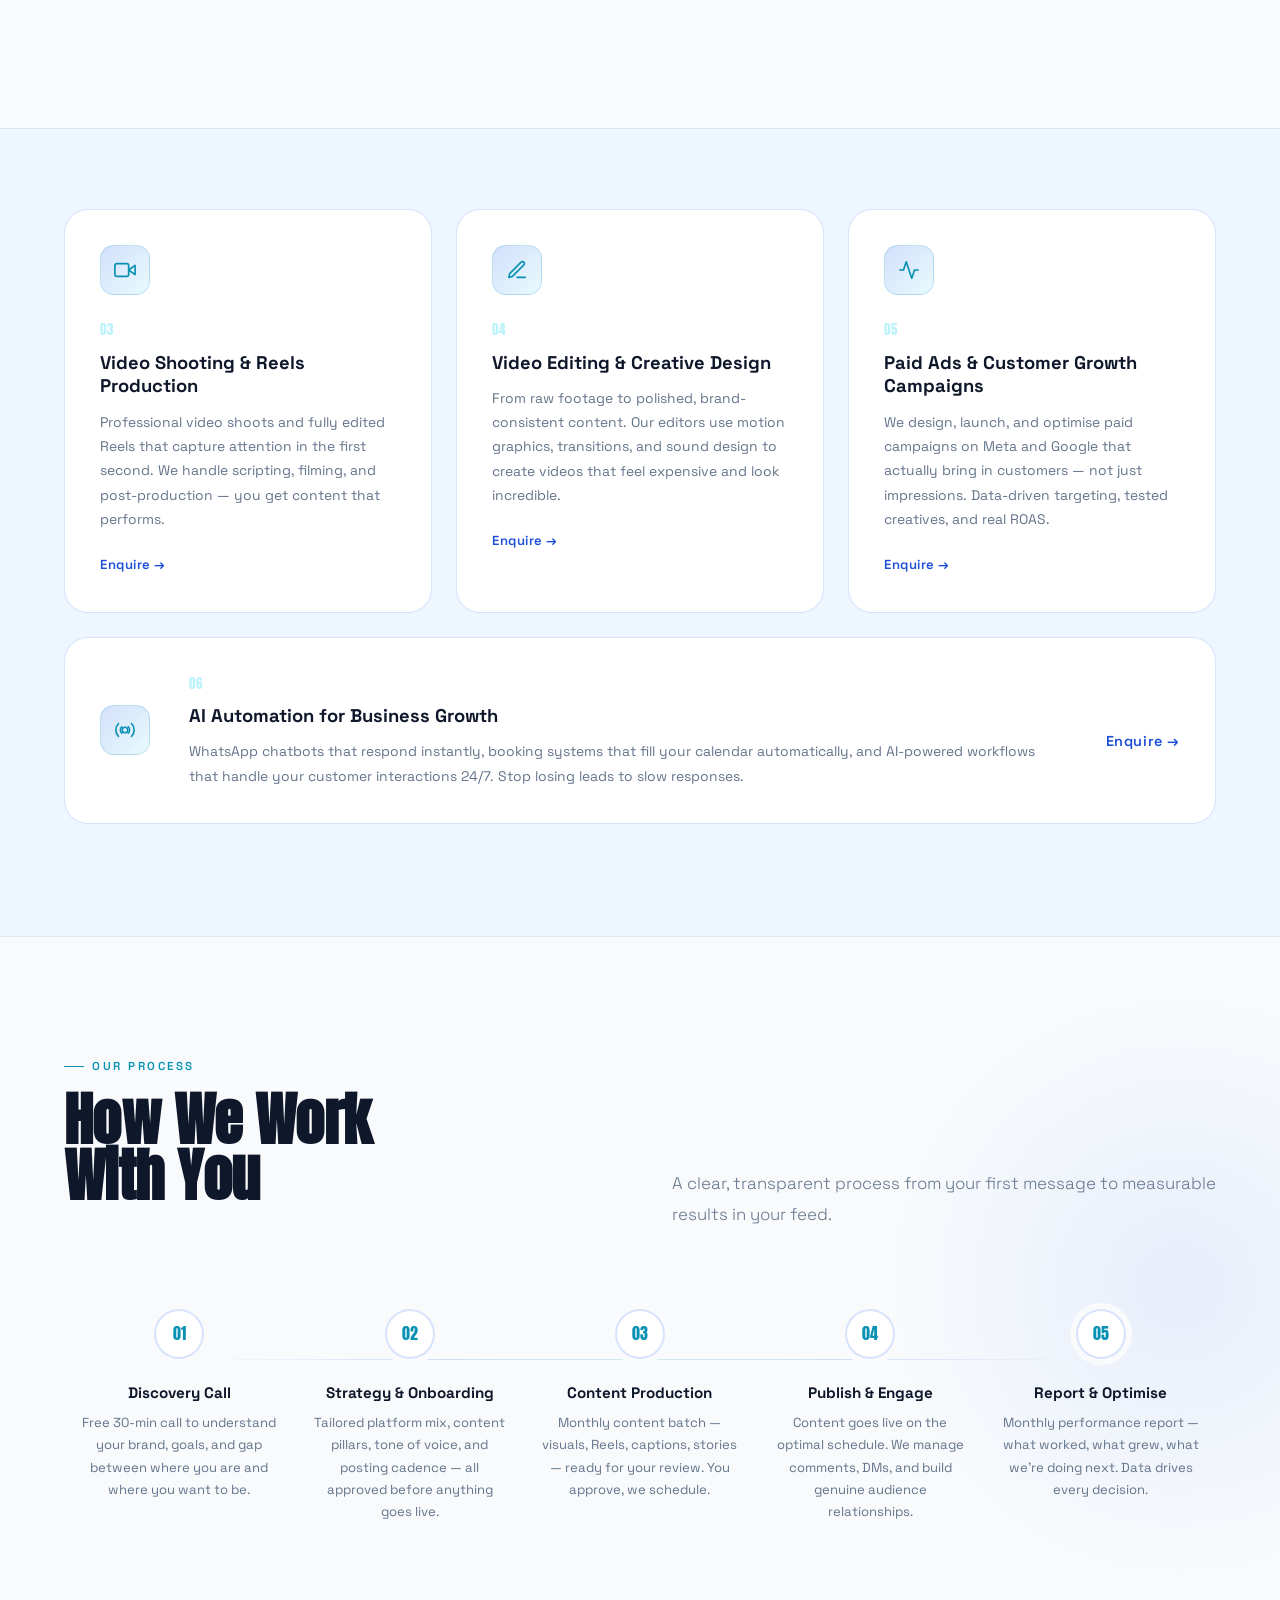
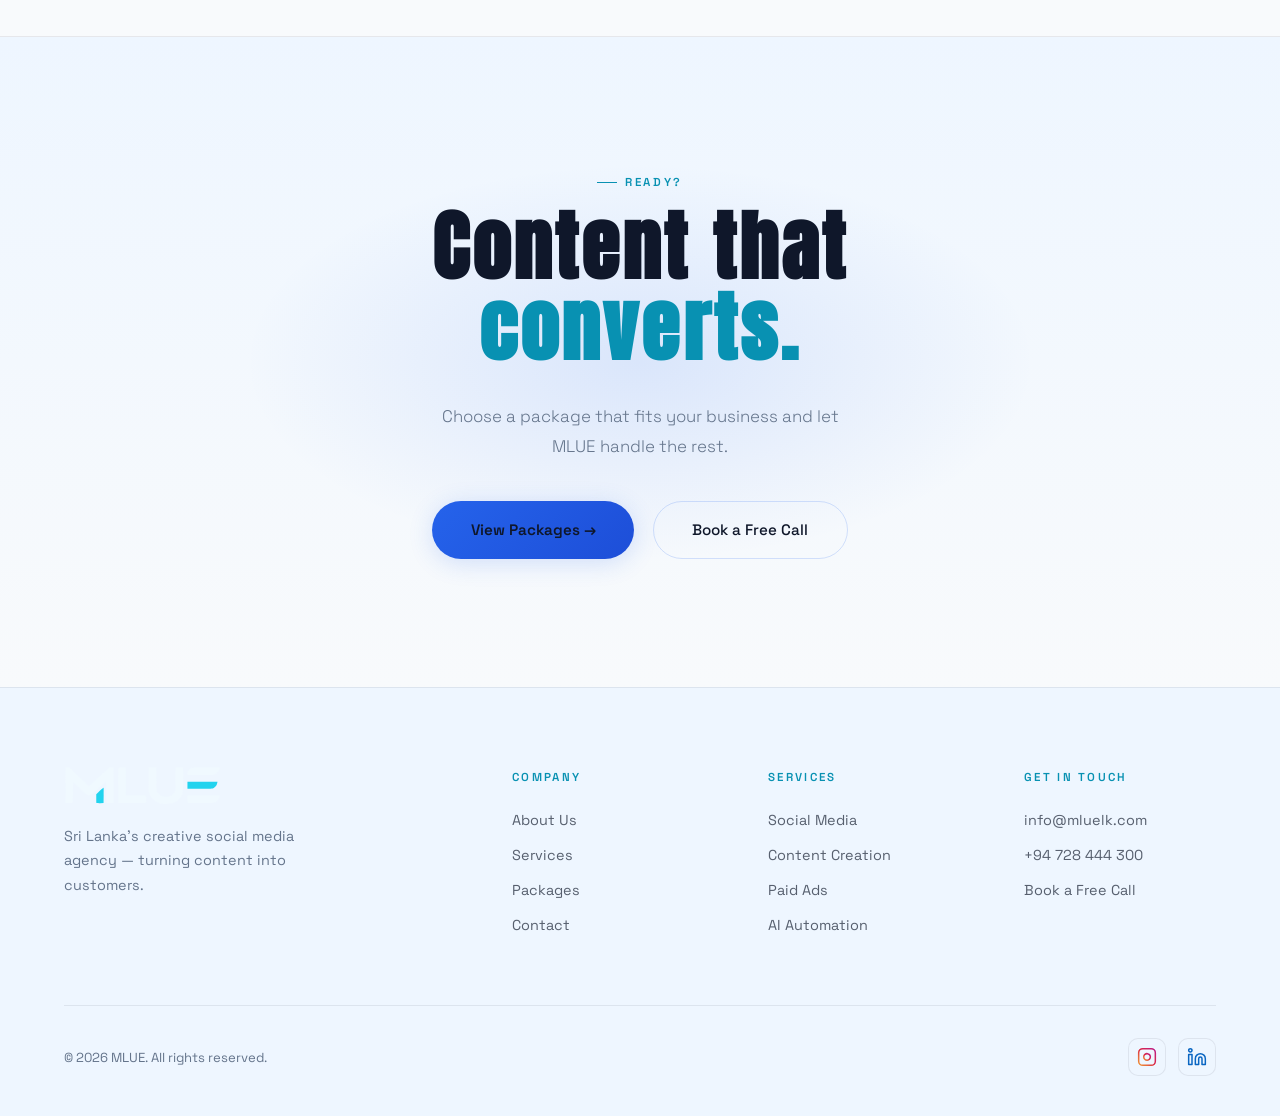
<file: services.html>
<!DOCTYPE html>
<html lang="en">
<head>
<meta charset="UTF-8">
<meta name="viewport" content="width=device-width, initial-scale=1.0">
<title>Services — MLUE</title>
<link rel="icon" type="image/svg+xml" href="favicon.svg">
<link rel="stylesheet" href="shared.css">
<style>

/* ── HERO ─────────────────────────────────────────────────── */
#hero {
  min-height: 56vh; display:flex; flex-direction:column; justify-content:flex-end;
  padding: 0 5vw 5.5rem; padding-top: 8rem; position:relative; overflow:hidden;
}
#cursorCanvas {
  position:absolute; inset:0; z-index:1; pointer-events:none;
}
.hero-grid {
  position:absolute; inset:0;
  background-image: linear-gradient(var(--border) 1px, transparent 1px),
    linear-gradient(90deg, var(--border) 1px, transparent 1px);
  background-size: 60px 60px;
  mask-image: radial-gradient(ellipse 80% 100% at 20% 100%, black 30%, transparent 80%);
  z-index:0;
}
.hero-glow {
  position:absolute; width:800px; height:400px; border-radius:50%;
  background:radial-gradient(circle,rgba(37,99,235,0.15) 0%,transparent 65%);
  top:-100px; right:-200px; animation:pulse 8s ease-in-out infinite; z-index:0;
}
.hero-glow-2 {
  position:absolute; width:500px; height:500px; border-radius:50%;
  background:radial-gradient(circle,rgba(34,211,238,0.08) 0%,transparent 65%);
  bottom:-100px; left:10vw; animation:pulse 11s ease-in-out infinite 3s reverse; z-index:0;
}
.hero-content { position:relative; z-index:2; }
.page-title {
  font-family:'Anton',sans-serif; font-size:clamp(3.8rem,9vw,8rem);
  line-height:0.92; letter-spacing:0.01em; opacity:0; animation:fadeUp 0.8s 0.35s forwards;
}
.page-title .cyan { color:var(--cyan); }

/* ── SERVICES FULL ────────────────────────────────────────── */
#services-full { padding:7rem 5vw; border-top:1px solid var(--border); }

/* Featured typography blocks — no images */
.svc-feature-block {
  display:grid; grid-template-columns:1fr 1fr; gap:5rem; align-items:center;
  padding:4.5rem 0; border-bottom:1px solid var(--border); position:relative;
}
.svc-feature-block:last-of-type { border-bottom:none; }
.svc-feature-block.reverse { direction:rtl; }
.svc-feature-block.reverse > * { direction:ltr; }

.svc-feature-number {
  font-family:'Anton',sans-serif; font-size:clamp(6rem,14vw,12rem);
  line-height:1; color:rgba(34,211,238,0.06); user-select:none;
  display:flex; align-items:center; justify-content:center;
  transition:color 0.4s;
}
.svc-feature-block:hover .svc-feature-number { color:rgba(34,211,238,0.10); }

.svc-feature-content { display:flex; flex-direction:column; gap:1.2rem; }
.svc-feature-kicker {
  font-size:0.7rem; letter-spacing:0.22em; text-transform:uppercase;
  color:var(--cyan); font-weight:600;
  display:inline-flex; align-items:center; gap:0.5rem;
}
.svc-feature-kicker::before { content:''; width:16px; height:1px; background:var(--cyan); display:block; }
.svc-feature-title {
  font-family:'Anton',sans-serif; font-size:clamp(1.9rem,3.5vw,2.8rem);
  line-height:1.05; transition:color 0.3s;
}
.svc-feature-block:hover .svc-feature-title { color:var(--cyan); }
.svc-feature-desc { color:var(--white-dim); font-size:0.97rem; line-height:1.85; font-weight:300; max-width:480px; }
.svc-tags { display:flex; flex-wrap:wrap; gap:0.5rem; margin-top:0.5rem; }
.svc-tag {
  font-size:0.7rem; padding:0.3rem 0.85rem; border:1px solid var(--border-cyan);
  border-radius:3rem; color:var(--cyan); font-weight:500; letter-spacing:0.06em;
  background:var(--cyan-dim); transition:background 0.2s;
}
.svc-tag:hover { background:rgba(34,211,238,0.18); }

/* ── SERVICE CARDS (03–06) ────────────────────────────────── */
.svc-cards-section {
  padding:5rem 5vw 7rem; background:var(--navy); border-top:1px solid var(--border);
}
.svc-cards-header { margin-bottom:3.5rem; }
.svc-grid-3 { display:grid; grid-template-columns:repeat(3,1fr); gap:1.5rem; }
.svc-card {
  background:var(--navy-card); border:1px solid var(--border-blue); border-radius:1.5rem;
  padding:2.2rem; position:relative; overflow:hidden;
  transition:transform 0.35s,box-shadow 0.35s,border-color 0.35s;
}
.svc-card::before {
  content:''; position:absolute; inset:0;
  background:linear-gradient(135deg,rgba(37,99,235,0.07),rgba(34,211,238,0.03));
  opacity:0; transition:opacity 0.35s;
  pointer-events:none;
}
.svc-card:hover { transform:translateY(-8px); border-color:var(--border-cyan); box-shadow:0 24px 60px rgba(34,211,238,0.08); }
.svc-card:hover::before { opacity:1; }
.svc-card-glow {
  position:absolute; top:-50px; right:-50px; width:140px; height:140px; border-radius:50%;
  background:radial-gradient(circle,rgba(34,211,238,0.12) 0%,transparent 70%);
  opacity:0; transition:opacity 0.4s;
}
.svc-card:hover .svc-card-glow { opacity:1; }

/* Premium unified icon badges */
.svc-icon-badge {
  width:50px; height:50px; border-radius:14px; margin-bottom:1.5rem;
  display:flex; align-items:center; justify-content:center;
  background:linear-gradient(135deg,rgba(37,99,235,0.2),rgba(34,211,238,0.1));
  border:1px solid var(--border-cyan);
  transition:box-shadow 0.3s, background 0.3s;
}
.svc-card:hover .svc-icon-badge {
  box-shadow:0 0 24px rgba(34,211,238,0.25);
  background:linear-gradient(135deg,rgba(37,99,235,0.28),rgba(34,211,238,0.16));
}
.svc-icon-badge svg { width:22px; height:22px; stroke:var(--cyan); fill:none; stroke-width:1.8; stroke-linecap:round; stroke-linejoin:round; }

.svc-card-num { font-family:'Anton',sans-serif; font-size:0.82rem; color:rgba(34,211,238,0.3); margin-bottom:0.65rem; letter-spacing:0.1em; }
.svc-card-title { font-weight:700; font-size:1.15rem; margin-bottom:0.7rem; line-height:1.3; transition:color 0.3s; }
.svc-card:hover .svc-card-title { color:var(--cyan); }
.svc-card-desc { color:var(--grey); font-size:0.87rem; line-height:1.75; }
.svc-card-link {
  display:inline-flex; align-items:center; gap:0.4rem; margin-top:1.4rem;
  font-size:0.82rem; font-weight:600; color:var(--blue-bright); letter-spacing:0.04em;
  text-decoration:none; transition:color 0.2s,gap 0.2s;
}
.svc-card:hover .svc-card-link { color:var(--cyan); gap:0.7rem; }

/* Wide card for AI */
.svc-card-wide {
  grid-column:1/-1;
  display:grid; grid-template-columns:auto 1fr auto; gap:2.4rem; align-items:center;
}
@media (max-width:600px) {
  .svc-card-wide { grid-template-columns:1fr; }
  .svc-card-wide-cta { margin-top:0.5rem; }
}

/* ── PROCESS (redesigned) ─────────────────────────────────── */
#process { padding:7rem 5vw; border-top:1px solid var(--border); position:relative; overflow:hidden; }
#process::before {
  content:''; position:absolute; right:-200px; top:50%; transform:translateY(-50%);
  width:600px; height:600px; border-radius:50%;
  background:radial-gradient(circle,rgba(37,99,235,0.08) 0%,transparent 70%);
  pointer-events:none;
}

.process-header {
  display:grid; grid-template-columns:1fr 1fr; gap:4rem; align-items:end; margin-bottom:5rem;
}

.process-grid {
  display:grid; grid-template-columns:repeat(5,1fr); gap:0; position:relative;
}
/* Connector line */
.process-grid::before {
  content:''; position:absolute; top:50px; left:calc(10% + 25px); right:calc(10% + 25px);
  height:1px; background:linear-gradient(90deg,transparent,var(--border-blue),var(--border-cyan),var(--border-blue),transparent);
  z-index:0;
}

.proc-item {
  display:flex; flex-direction:column; align-items:center; text-align:center;
  padding:0 1rem; position:relative; z-index:1;
  opacity:0; transform:translateY(24px); transition:opacity 0.6s ease,transform 0.6s ease;
}
.proc-item.visible { opacity:1; transform:translateY(0); }
.proc-item:nth-child(1) { transition-delay:0s; }
.proc-item:nth-child(2) { transition-delay:0.1s; }
.proc-item:nth-child(3) { transition-delay:0.2s; }
.proc-item:nth-child(4) { transition-delay:0.3s; }
.proc-item:nth-child(5) { transition-delay:0.4s; }

.proc-num-wrap {
  width:50px; height:50px; border-radius:50%; border:2px solid var(--border-blue);
  background:var(--navy-card); display:flex; align-items:center; justify-content:center;
  font-family:'Anton',sans-serif; font-size:1rem; color:var(--cyan);
  margin-bottom:1.5rem; position:relative; transition:all 0.3s;
  box-shadow:0 0 0 6px var(--navy-deep);
}
.proc-item:hover .proc-num-wrap {
  background:var(--blue); border-color:var(--cyan); box-shadow:0 0 0 6px var(--navy-deep),0 0 20px var(--cyan-glow);
}
.proc-step-title { font-weight:700; font-size:0.95rem; margin-bottom:0.6rem; line-height:1.3; transition:color 0.3s; }
.proc-item:hover .proc-step-title { color:var(--cyan); }
.proc-step-desc { color:var(--grey); font-size:0.82rem; line-height:1.7; }

/* Mobile process: stack vertically */
@media (max-width:768px) {
  .process-grid { grid-template-columns:1fr; gap:0; }
  .process-grid::before { display:none; }
  .proc-item { flex-direction:row; align-items:flex-start; text-align:left; gap:1.2rem; padding:1.5rem 0; border-bottom:1px solid var(--border); }
  .proc-item:last-child { border-bottom:none; }
  .proc-num-wrap { flex-shrink:0; margin-bottom:0; }
  .proc-item-text { flex:1; }
  .process-header { grid-template-columns:1fr; }
}

/* ── CTA STRIP ────────────────────────────────────────────── */
#svc-cta {
  padding:8rem 5vw; text-align:center; border-top:1px solid var(--border);
  position:relative; overflow:hidden;
  background:linear-gradient(180deg,var(--navy) 0%,var(--navy-deep) 100%);
}
#svc-cta::before {
  content:''; position:absolute; left:50%; top:50%; transform:translate(-50%,-50%);
  width:800px; height:400px; border-radius:50%;
  background:radial-gradient(ellipse,rgba(37,99,235,0.12) 0%,transparent 70%);
  pointer-events:none;
}
.svc-cta-title {
  font-family:'Anton',sans-serif; font-size:clamp(2.5rem,6vw,5.5rem);
  line-height:1.05; letter-spacing:0.04em; margin-bottom:2rem; position:relative;
}
.svc-cta-title .cyan { color:var(--cyan); }

/* Responsive */
@media (max-width:900px) {
  .svc-feature-block { grid-template-columns:1fr; gap:2rem; }
  .svc-feature-block.reverse { direction:ltr; }
  .svc-feature-number { font-size:clamp(4rem,18vw,8rem); }
  .svc-grid-3 { grid-template-columns:1fr; }
  .svc-cards-section { padding:4rem 5vw 5rem; }
}
@media (max-width:600px) {
  #services-full { padding:5rem 5vw; }
  .svc-feature-block { padding:3rem 0; }
}
</style>
</head>
<body>
<!-- MLUE INTRO LOADER -->
<div id="mlue-loader">
  <div class="loader-stage" id="loaderStage">
    <svg class="loader-logo" id="loaderSvg" xmlns="http://www.w3.org/2000/svg" viewBox="88 468 634 162">
      <path class="from-left"  fill="#F0F9FF" d="M 483.695312 620.753906 C 461.484375 616.179688 445.511719 604.699219 437.359375 587.480469 C 431.121094 574.417969 431.285156 576.332031 430.953125 522.84375 L 430.703125 474.761719 L 461.484375 474.761719 L 461.734375 520.761719 C 461.980469 564.105469 462.148438 566.933594 463.644531 570.675781 C 467.304688 579.578125 474.460938 586.398438 483.363281 589.5625 C 490.683594 592.140625 506.65625 592.804688 513.5625 590.808594 C 525.207031 587.480469 532.113281 582.070312 536.355469 573.007812 L 538.519531 568.347656 L 538.933594 521.757812 L 539.347656 475.171875 L 554.988281 474.921875 L 570.628906 474.757812 L 570.382812 522.757812 C 570.050781 569.675781 570.050781 571.003906 568.21875 576.914062 C 561.644531 598.625 547.503906 612.1875 524.292969 619.171875 C 517.808594 621.085938 515.144531 621.417969 503.164062 621.667969 C 493.597656 621.835938 487.6875 621.585938 483.699219 620.753906 Z"/>
      <path class="from-left"  fill="#F0F9FF" d="M 108.175781 618.011719 L 93.867188 617.84375 L 94.03125 546.46875 L 94.28125 475.175781 L 102.683594 474.925781 L 111.003906 474.679688 L 126.808594 489.902344 C 135.460938 498.21875 152.933594 515.109375 165.574219 527.421875 L 188.703125 549.796875 L 190.949219 547.964844 C 192.277344 546.96875 201.84375 538.230469 212.410156 528.5 C 222.890625 518.765625 240.359375 502.628906 251.09375 492.726562 L 270.644531 474.761719 L 289.363281 474.761719 L 289.363281 617.84375 L 274.804688 617.84375 C 266.820312 617.84375 259.996094 617.925781 259.664062 618.09375 C 259.25 618.175781 258.832031 598.542969 258.582031 574.417969 L 258.167969 530.660156 L 240.699219 546.46875 C 206.59375 577.414062 199.9375 583.15625 196.609375 584.652344 C 192.199219 586.648438 185.128906 586.648438 180.554688 584.570312 C 178.222656 583.492188 168.742188 574.921875 151.355469 557.949219 C 137.210938 544.222656 125.398438 532.992188 125.148438 532.992188 C 124.902344 532.992188 124.570312 552.125 124.484375 575.585938 C 124.316406 603.203125 123.902344 618.175781 123.402344 618.175781 C 122.988281 618.257812 116.082031 618.175781 108.179688 618.011719 Z"/>
      <path class="from-left"  fill="#F0F9FF" d="M 307.996094 617.929688 C 307.832031 617.761719 307.664062 585.902344 307.664062 547.132812 C 307.664062 493.480469 307.910156 476.507812 308.664062 475.757812 C 309.328125 475.09375 313.988281 474.761719 324.050781 474.761719 L 338.445312 474.761719 L 338.445312 588.730469 L 416.726562 588.730469 L 418.722656 590.808594 C 420.71875 592.71875 420.800781 593.21875 420.800781 603.953125 C 420.800781 613.601562 420.632812 615.265625 419.300781 616.429688 C 417.972656 617.597656 412.066406 617.761719 363.066406 618.011719 C 332.953125 618.175781 308.160156 618.09375 307.992188 617.929688 Z"/>
      <path class="from-right" fill="#F0F9FF" d="M 588.347656 617.929688 C 588.179688 617.761719 588.015625 611.109375 588.015625 603.121094 L 588.015625 588.730469 L 718.371094 588.730469 L 717.625 593.054688 C 716.125 601.042969 711.300781 608.445312 704.644531 612.855469 C 697.160156 617.847656 697.324219 617.761719 640.589844 618.015625 C 612.054688 618.179688 588.511719 618.097656 588.347656 617.933594 Z"/>
      <path class="from-right" fill="#F0F9FF" d="M 588.179688 498.300781 C 588.761719 488.320312 593.585938 481 602.15625 476.925781 C 605.820312 475.179688 606.898438 475.179688 661.972656 474.925781 L 718.042969 474.679688 L 717.542969 478.507812 C 716.210938 487.824219 707.476562 498.558594 697.992188 502.382812 L 693.25 504.292969 L 640.507812 504.542969 L 587.765625 504.789062 Z"/>
      <path class="from-left"  fill="#22D3EE" d="M 219.234375 618.175781 C 218.902344 617.84375 218.652344 609.609375 218.652344 599.957031 L 218.652344 582.324219 L 227.136719 574.503906 C 241.863281 560.859375 247.101562 556.285156 248.101562 556.285156 C 248.765625 556.285156 248.933594 564.601562 248.601562 587.230469 L 248.1875 618.261719 L 233.960938 618.511719 C 226.222656 618.589844 219.570312 618.429688 219.238281 618.175781 Z"/>
      <path class="from-right" fill="#22D3EE" d="M 588.015625 545.882812 L 588.015625 531.328125 L 709.636719 531.328125 L 709.058594 535.320312 C 708.808594 537.484375 707.644531 541.226562 706.480469 543.722656 C 703.816406 549.546875 695.332031 557.949219 690.503906 559.445312 C 687.925781 560.195312 674.699219 560.445312 637.511719 560.445312 L 588.015625 560.445312 Z"/>
    </svg>
    <div class="loader-tagline">Creative Social Media Agency</div>
  </div>
</div>

<!-- NAV -->
<nav id="main-nav">
  <a href="index.html" class="nav-logo"><div class="logo-svg-wrap"><svg style="color:#f0f9ff;" xmlns="http://www.w3.org/2000/svg" viewBox="88 468 634 162"><path fill="currentColor" d="M 483.695312 620.753906 C 461.484375 616.179688 445.511719 604.699219 437.359375 587.480469 C 431.121094 574.417969 431.285156 576.332031 430.953125 522.84375 L 430.703125 474.761719 L 461.484375 474.761719 L 461.734375 520.761719 C 461.980469 564.105469 462.148438 566.933594 463.644531 570.675781 C 467.304688 579.578125 474.460938 586.398438 483.363281 589.5625 C 490.683594 592.140625 506.65625 592.804688 513.5625 590.808594 C 525.207031 587.480469 532.113281 582.070312 536.355469 573.007812 L 538.519531 568.347656 L 538.933594 521.757812 L 539.347656 475.171875 L 554.988281 474.921875 L 570.628906 474.757812 L 570.382812 522.757812 C 570.050781 569.675781 570.050781 571.003906 568.21875 576.914062 C 561.644531 598.625 547.503906 612.1875 524.292969 619.171875 C 517.808594 621.085938 515.144531 621.417969 503.164062 621.667969 C 493.597656 621.835938 487.6875 621.585938 483.699219 620.753906 Z"/><path fill="currentColor" d="M 108.175781 618.011719 L 93.867188 617.84375 L 94.03125 546.46875 L 94.28125 475.175781 L 102.683594 474.925781 L 111.003906 474.679688 L 126.808594 489.902344 C 135.460938 498.21875 152.933594 515.109375 165.574219 527.421875 L 188.703125 549.796875 L 190.949219 547.964844 C 192.277344 546.96875 201.84375 538.230469 212.410156 528.5 C 222.890625 518.765625 240.359375 502.628906 251.09375 492.726562 L 270.644531 474.761719 L 289.363281 474.761719 L 289.363281 617.84375 L 274.804688 617.84375 C 266.820312 617.84375 259.996094 617.925781 259.664062 618.09375 C 259.25 618.175781 258.832031 598.542969 258.582031 574.417969 L 258.167969 530.660156 L 240.699219 546.46875 C 206.59375 577.414062 199.9375 583.15625 196.609375 584.652344 C 192.199219 586.648438 185.128906 586.648438 180.554688 584.570312 C 178.222656 583.492188 168.742188 574.921875 151.355469 557.949219 C 137.210938 544.222656 125.398438 532.992188 125.148438 532.992188 C 124.902344 532.992188 124.570312 552.125 124.484375 575.585938 C 124.316406 603.203125 123.902344 618.175781 123.402344 618.175781 C 122.988281 618.257812 116.082031 618.175781 108.179688 618.011719 Z"/><path fill="currentColor" d="M 307.996094 617.929688 C 307.832031 617.761719 307.664062 585.902344 307.664062 547.132812 C 307.664062 493.480469 307.910156 476.507812 308.664062 475.757812 C 309.328125 475.09375 313.988281 474.761719 324.050781 474.761719 L 338.445312 474.761719 L 338.445312 588.730469 L 416.726562 588.730469 L 418.722656 590.808594 C 420.71875 592.71875 420.800781 593.21875 420.800781 603.953125 C 420.800781 613.601562 420.632812 615.265625 419.300781 616.429688 C 417.972656 617.597656 412.066406 617.761719 363.066406 618.011719 C 332.953125 618.175781 308.160156 618.09375 307.992188 617.929688 Z"/><path fill="currentColor" d="M 588.347656 617.929688 C 588.179688 617.761719 588.015625 611.109375 588.015625 603.121094 L 588.015625 588.730469 L 718.371094 588.730469 L 717.625 593.054688 C 716.125 601.042969 711.300781 608.445312 704.644531 612.855469 C 697.160156 617.847656 697.324219 617.761719 640.589844 618.015625 C 612.054688 618.179688 588.511719 618.097656 588.347656 617.933594 Z"/><path fill="currentColor" d="M 588.179688 498.300781 C 588.761719 488.320312 593.585938 481 602.15625 476.925781 C 605.820312 475.179688 606.898438 475.179688 661.972656 474.925781 L 718.042969 474.679688 L 717.542969 478.507812 C 716.210938 487.824219 707.476562 498.558594 697.992188 502.382812 L 693.25 504.292969 L 640.507812 504.542969 L 587.765625 504.789062 Z"/><path fill="#22D3EE" d="M 219.234375 618.175781 C 218.902344 617.84375 218.652344 609.609375 218.652344 599.957031 L 218.652344 582.324219 L 227.136719 574.503906 C 241.863281 560.859375 247.101562 556.285156 248.101562 556.285156 C 248.765625 556.285156 248.933594 564.601562 248.601562 587.230469 L 248.1875 618.261719 L 233.960938 618.511719 C 226.222656 618.589844 219.570312 618.429688 219.238281 618.175781 Z"/><path fill="#22D3EE" d="M 588.015625 545.882812 L 588.015625 531.328125 L 709.636719 531.328125 L 709.058594 535.320312 C 708.808594 537.484375 707.644531 541.226562 706.480469 543.722656 C 703.816406 549.546875 695.332031 557.949219 690.503906 559.445312 C 687.925781 560.195312 674.699219 560.445312 637.511719 560.445312 L 588.015625 560.445312 Z"/></svg></div></a>
  <ul class="nav-links">
    <li><a href="index.html">Home</a></li>
    <li><a href="about.html">About</a></li>
    <li><a href="services.html" class="active">Services</a></li>
    <li><a href="work.html">Packages</a></li>
    <li><a href="contact.html" class="nav-cta">Contact Us →</a></li>
  </ul>
  <div class="nav-actions">
    <button class="theme-toggle" aria-label="Toggle theme" onclick="toggleTheme()">☀</button>
    <button class="nav-burger" aria-label="Open menu" onclick="toggleMenu()">☰</button>
  </div>
</nav>

<!-- HERO -->
<section id="hero">
  <canvas id="cursorCanvas"></canvas>
  <div class="hero-grid"></div>
  <div class="hero-glow"></div>
  <div class="hero-glow-2"></div>
  <div class="hero-content">
    <p class="page-kicker">What We Do</p>
    <h1 class="page-title">SERVICES<br>WE <span class="cyan">OFFER</span></h1>
  </div>
</section>

<!-- SERVICES: Featured typography blocks -->
<section id="services-full">

  <!-- 01 Social Media -->
  <div class="svc-feature-block reveal">
    <div class="svc-feature-number">01</div>
    <div class="svc-feature-content">
      <span class="svc-feature-kicker">Growth Engine</span>
      <h2 class="svc-feature-title">Social Media Management &amp; Strategy</h2>
      <p class="svc-feature-desc">We build and execute a full social media strategy for your brand — content calendars, posting schedules, platform-specific optimisation, and community management. You focus on your business; we keep your feeds alive, consistent, and growing.</p>
      <div class="svc-tags">
        <span class="svc-tag">Instagram</span>
        <span class="svc-tag">Facebook</span>
        <span class="svc-tag">Content Calendar</span>
        <span class="svc-tag">Community Mgmt</span>
        <span class="svc-tag">Monthly Reporting</span>
      </div>
    </div>
  </div>

  <!-- 02 Content Creation -->
  <div class="svc-feature-block reverse reveal">
    <div class="svc-feature-number">02</div>
    <div class="svc-feature-content">
      <span class="svc-feature-kicker">Creative Meets Sales</span>
      <h2 class="svc-feature-title">Content Creation &amp; Brand Storytelling</h2>
      <p class="svc-feature-desc">Great brands are built on great stories. We create scroll-stopping visuals, compelling captions, and narratives that make your audience feel something — then act on it. From photography direction to copywriting, every asset is made to convert.</p>
      <div class="svc-tags">
        <span class="svc-tag">Photography Direction</span>
        <span class="svc-tag">Copywriting</span>
        <span class="svc-tag">Graphic Design</span>
        <span class="svc-tag">Brand Voice</span>
      </div>
    </div>
  </div>

</section>

<!-- SERVICE CARDS 03–06 -->
<section class="svc-cards-section">
  <div class="svc-grid-3">

    <!-- 03 Video Shooting -->
    <div class="svc-card reveal">
      <div class="svc-card-glow"></div>
      <div class="svc-icon-badge">
        <svg viewBox="0 0 24 24"><polygon points="23 7 16 12 23 17 23 7"/><rect x="1" y="5" width="15" height="14" rx="2" ry="2"/></svg>
      </div>
      <div class="svc-card-num">03</div>
      <div class="svc-card-title">Video Shooting &amp; Reels Production</div>
      <p class="svc-card-desc">Professional video shoots and fully edited Reels that capture attention in the first second. We handle scripting, filming, and post-production — you get content that performs.</p>
      <a href="contact.html" class="svc-card-link">Enquire →</a>
    </div>

    <!-- 04 Video Editing -->
    <div class="svc-card reveal reveal-delay-1">
      <div class="svc-card-glow"></div>
      <div class="svc-icon-badge">
        <svg viewBox="0 0 24 24"><path d="M12 20h9"/><path d="M16.5 3.5a2.121 2.121 0 013 3L7 19l-4 1 1-4L16.5 3.5z"/></svg>
      </div>
      <div class="svc-card-num">04</div>
      <div class="svc-card-title">Video Editing &amp; Creative Design</div>
      <p class="svc-card-desc">From raw footage to polished, brand-consistent content. Our editors use motion graphics, transitions, and sound design to create videos that feel expensive and look incredible.</p>
      <a href="contact.html" class="svc-card-link">Enquire →</a>
    </div>

    <!-- 05 Paid Ads -->
    <div class="svc-card reveal reveal-delay-2">
      <div class="svc-card-glow"></div>
      <div class="svc-icon-badge">
        <svg viewBox="0 0 24 24"><polyline points="22 12 18 12 15 21 9 3 6 12 2 12"/></svg>
      </div>
      <div class="svc-card-num">05</div>
      <div class="svc-card-title">Paid Ads &amp; Customer Growth Campaigns</div>
      <p class="svc-card-desc">We design, launch, and optimise paid campaigns on Meta and Google that actually bring in customers — not just impressions. Data-driven targeting, tested creatives, and real ROAS.</p>
      <a href="contact.html" class="svc-card-link">Enquire →</a>
    </div>

    <!-- 06 AI Automation — wide -->
    <div class="svc-card svc-card-wide reveal reveal-delay-1">
      <div class="svc-card-glow"></div>
      <div class="svc-icon-badge" style="flex-shrink:0;margin-bottom:0;">
        <svg viewBox="0 0 24 24"><circle cx="12" cy="12" r="3"/><path d="M19.07 4.93a10 10 0 0 1 0 14.14M4.93 4.93a10 10 0 0 0 0 14.14"/><path d="M15.54 8.46a5 5 0 0 1 0 7.07M8.46 8.46a5 5 0 0 0 0 7.07"/></svg>
      </div>
      <div>
        <div class="svc-card-num">06</div>
        <div class="svc-card-title">AI Automation for Business Growth</div>
        <p class="svc-card-desc">WhatsApp chatbots that respond instantly, booking systems that fill your calendar automatically, and AI-powered workflows that handle your customer interactions 24/7. Stop losing leads to slow responses.</p>
      </div>
      <div class="svc-card-wide-cta">
        <a href="contact.html" class="svc-card-link" style="white-space:nowrap;font-size:0.9rem;">Enquire →</a>
      </div>
    </div>

  </div>
</section>

<!-- PROCESS — redesigned horizontal steps -->
<section id="process">
  <div class="process-header">
    <div>
      <p class="section-label reveal">Our Process</p>
      <h2 class="section-title reveal reveal-delay-1">How We Work<br>With You</h2>
    </div>
    <p class="section-sub reveal reveal-delay-2">A clear, transparent process from your first message to measurable results in your feed.</p>
  </div>

  <div class="process-grid">
    <div class="proc-item">
      <div class="proc-num-wrap">01</div>
      <div class="proc-item-text">
        <div class="proc-step-title">Discovery Call</div>
        <p class="proc-step-desc">Free 30-min call to understand your brand, goals, and gap between where you are and where you want to be.</p>
      </div>
    </div>
    <div class="proc-item">
      <div class="proc-num-wrap">02</div>
      <div class="proc-item-text">
        <div class="proc-step-title">Strategy &amp; Onboarding</div>
        <p class="proc-step-desc">Tailored platform mix, content pillars, tone of voice, and posting cadence — all approved before anything goes live.</p>
      </div>
    </div>
    <div class="proc-item">
      <div class="proc-num-wrap">03</div>
      <div class="proc-item-text">
        <div class="proc-step-title">Content Production</div>
        <p class="proc-step-desc">Monthly content batch — visuals, Reels, captions, stories — ready for your review. You approve, we schedule.</p>
      </div>
    </div>
    <div class="proc-item">
      <div class="proc-num-wrap">04</div>
      <div class="proc-item-text">
        <div class="proc-step-title">Publish &amp; Engage</div>
        <p class="proc-step-desc">Content goes live on the optimal schedule. We manage comments, DMs, and build genuine audience relationships.</p>
      </div>
    </div>
    <div class="proc-item">
      <div class="proc-num-wrap">05</div>
      <div class="proc-item-text">
        <div class="proc-step-title">Report &amp; Optimise</div>
        <p class="proc-step-desc">Monthly performance report — what worked, what grew, what we're doing next. Data drives every decision.</p>
      </div>
    </div>
  </div>
</section>

<!-- CTA -->
<section id="svc-cta">
  <p class="section-label reveal" style="justify-content:center;">Ready?</p>
  <h2 class="svc-cta-title reveal reveal-delay-1">Content that<br><span class="cyan">converts.</span></h2>
  <p class="section-sub reveal reveal-delay-2" style="max-width:440px;margin:0 auto 2.5rem;text-align:center;">Choose a package that fits your business and let MLUE handle the rest.</p>
  <div style="display:flex;gap:1.2rem;justify-content:center;flex-wrap:wrap;" class="reveal reveal-delay-3">
    <a href="work.html" class="btn-primary">View Packages →</a>
    <a href="contact.html" class="btn-secondary">Book a Free Call</a>
  </div>
</section>

<!-- FOOTER -->
<footer>
  <div class="footer-grid">
    <div class="footer-brand">
      <div class="logo-svg-wrap" style="height:36px;">
        <svg style="color:#f0f9ff;" xmlns="http://www.w3.org/2000/svg" viewBox="88 468 634 162"><path fill="currentColor" d="M 483.695312 620.753906 C 461.484375 616.179688 445.511719 604.699219 437.359375 587.480469 C 431.121094 574.417969 431.285156 576.332031 430.953125 522.84375 L 430.703125 474.761719 L 461.484375 474.761719 L 461.734375 520.761719 C 461.980469 564.105469 462.148438 566.933594 463.644531 570.675781 C 467.304688 579.578125 474.460938 586.398438 483.363281 589.5625 C 490.683594 592.140625 506.65625 592.804688 513.5625 590.808594 C 525.207031 587.480469 532.113281 582.070312 536.355469 573.007812 L 538.519531 568.347656 L 538.933594 521.757812 L 539.347656 475.171875 L 554.988281 474.921875 L 570.628906 474.757812 L 570.382812 522.757812 C 570.050781 569.675781 570.050781 571.003906 568.21875 576.914062 C 561.644531 598.625 547.503906 612.1875 524.292969 619.171875 C 517.808594 621.085938 515.144531 621.417969 503.164062 621.667969 C 493.597656 621.835938 487.6875 621.585938 483.699219 620.753906 Z"/><path fill="currentColor" d="M 108.175781 618.011719 L 93.867188 617.84375 L 94.03125 546.46875 L 94.28125 475.175781 L 102.683594 474.925781 L 111.003906 474.679688 L 126.808594 489.902344 C 135.460938 498.21875 152.933594 515.109375 165.574219 527.421875 L 188.703125 549.796875 L 190.949219 547.964844 C 192.277344 546.96875 201.84375 538.230469 212.410156 528.5 C 222.890625 518.765625 240.359375 502.628906 251.09375 492.726562 L 270.644531 474.761719 L 289.363281 474.761719 L 289.363281 617.84375 L 274.804688 617.84375 C 266.820312 617.84375 259.996094 617.925781 259.664062 618.09375 C 259.25 618.175781 258.832031 598.542969 258.582031 574.417969 L 258.167969 530.660156 L 240.699219 546.46875 C 206.59375 577.414062 199.9375 583.15625 196.609375 584.652344 C 192.199219 586.648438 185.128906 586.648438 180.554688 584.570312 C 178.222656 583.492188 168.742188 574.921875 151.355469 557.949219 C 137.210938 544.222656 125.398438 532.992188 125.148438 532.992188 C 124.902344 532.992188 124.570312 552.125 124.484375 575.585938 C 124.316406 603.203125 123.902344 618.175781 123.402344 618.175781 C 122.988281 618.257812 116.082031 618.175781 108.179688 618.011719 Z"/><path fill="currentColor" d="M 307.996094 617.929688 C 307.832031 617.761719 307.664062 585.902344 307.664062 547.132812 C 307.664062 493.480469 307.910156 476.507812 308.664062 475.757812 C 309.328125 475.09375 313.988281 474.761719 324.050781 474.761719 L 338.445312 474.761719 L 338.445312 588.730469 L 416.726562 588.730469 L 418.722656 590.808594 C 420.71875 592.71875 420.800781 593.21875 420.800781 603.953125 C 420.800781 613.601562 420.632812 615.265625 419.300781 616.429688 C 417.972656 617.597656 412.066406 617.761719 363.066406 618.011719 C 332.953125 618.175781 308.160156 618.09375 307.992188 617.929688 Z"/><path fill="currentColor" d="M 588.347656 617.929688 C 588.179688 617.761719 588.015625 611.109375 588.015625 603.121094 L 588.015625 588.730469 L 718.371094 588.730469 L 717.625 593.054688 C 716.125 601.042969 711.300781 608.445312 704.644531 612.855469 C 697.160156 617.847656 697.324219 617.761719 640.589844 618.015625 C 612.054688 618.179688 588.511719 618.097656 588.347656 617.933594 Z"/><path fill="currentColor" d="M 588.179688 498.300781 C 588.761719 488.320312 593.585938 481 602.15625 476.925781 C 605.820312 475.179688 606.898438 475.179688 661.972656 474.925781 L 718.042969 474.679688 L 717.542969 478.507812 C 716.210938 487.824219 707.476562 498.558594 697.992188 502.382812 L 693.25 504.292969 L 640.507812 504.542969 L 587.765625 504.789062 Z"/><path fill="#22D3EE" d="M 219.234375 618.175781 C 218.902344 617.84375 218.652344 609.609375 218.652344 599.957031 L 218.652344 582.324219 L 227.136719 574.503906 C 241.863281 560.859375 247.101562 556.285156 248.101562 556.285156 C 248.765625 556.285156 248.933594 564.601562 248.601562 587.230469 L 248.1875 618.261719 L 233.960938 618.511719 C 226.222656 618.589844 219.570312 618.429688 219.238281 618.175781 Z"/><path fill="#22D3EE" d="M 588.015625 545.882812 L 588.015625 531.328125 L 709.636719 531.328125 L 709.058594 535.320312 C 708.808594 537.484375 707.644531 541.226562 706.480469 543.722656 C 703.816406 549.546875 695.332031 557.949219 690.503906 559.445312 C 687.925781 560.195312 674.699219 560.445312 637.511719 560.445312 L 588.015625 560.445312 Z"/></svg>
      </div>
      <p>Sri Lanka's creative social media agency — turning content into customers.</p>
    </div>
    <div class="footer-col">
      <h4>Company</h4>
      <a href="about.html">About Us</a>
      <a href="services.html">Services</a>
      <a href="work.html">Packages</a>
      <a href="contact.html">Contact</a>
    </div>
    <div class="footer-col">
      <h4>Services</h4>
      <a href="services.html">Social Media</a>
      <a href="services.html">Content Creation</a>
      <a href="services.html">Paid Ads</a>
      <a href="services.html">AI Automation</a>
    </div>
    <div class="footer-col">
      <h4>Get in Touch</h4>
      <a href="mailto:info@mluelk.com">info@mluelk.com</a>
      <a href="tel:+94728444300">+94 728 444 300</a>
      <a href="contact.html">Book a Free Call</a>
    </div>
  </div>
  <div class="footer-bottom">
    <div class="footer-copy">© 2026 MLUE. All rights reserved.</div>
    <div class="footer-social">
      <a href="https://www.instagram.com/mluelk/" target="_blank" rel="noopener noreferrer" aria-label="Instagram">
        <svg width="20" height="20" viewBox="0 0 24 24" fill="none" stroke="url(#ig-grad)" stroke-width="1.8" stroke-linecap="round" stroke-linejoin="round">
          <defs><linearGradient id="ig-grad" x1="0%" y1="100%" x2="100%" y2="0%"><stop offset="0%" stop-color="#f09433"/><stop offset="25%" stop-color="#e6683c"/><stop offset="50%" stop-color="#dc2743"/><stop offset="75%" stop-color="#cc2366"/><stop offset="100%" stop-color="#bc1888"/></linearGradient></defs>
          <rect x="2" y="2" width="20" height="20" rx="5" ry="5"/><path d="M16 11.37A4 4 0 1 1 12.63 8 4 4 0 0 1 16 11.37z"/><line x1="17.5" y1="6.5" x2="17.51" y2="6.5"/>
        </svg>
      </a>
      <a href="https://www.linkedin.com/company/mluelk/" target="_blank" rel="noopener noreferrer" aria-label="LinkedIn">
        <svg width="20" height="20" viewBox="0 0 24 24" fill="none" stroke="#0A66C2" stroke-width="1.8" stroke-linecap="round" stroke-linejoin="round">
          <path d="M16 8a6 6 0 0 1 6 6v7h-4v-7a2 2 0 0 0-2-2 2 2 0 0 0-2 2v7h-4v-7a6 6 0 0 1 6-6z"/><rect x="2" y="9" width="4" height="12"/><circle cx="4" cy="4" r="2"/>
        </svg>
      </a>
    </div>
  </div>
</footer>

<script>
/* ── CURSOR GLOW ─────────────────────────────────────────── */
(function() {
  if (window.matchMedia('(hover: none)').matches) return;
  const canvas = document.getElementById('cursorCanvas');
  const hero = document.getElementById('hero');
  if (!canvas || !hero) return;
  const ctx = canvas.getContext('2d');
  let mouse = { x: -999, y: -999 };
  function resize() { canvas.width = hero.offsetWidth; canvas.height = hero.offsetHeight; }
  resize();
  window.addEventListener('resize', resize);
  hero.addEventListener('mousemove', (e) => {
    const rect = hero.getBoundingClientRect();
    mouse.x = e.clientX - rect.left;
    mouse.y = e.clientY - rect.top;
  });
  hero.addEventListener('mouseleave', () => { mouse.x = -999; mouse.y = -999; });
  function draw() {
    ctx.clearRect(0, 0, canvas.width, canvas.height);
    if (mouse.x > 0) {
      const grad = ctx.createRadialGradient(mouse.x, mouse.y, 0, mouse.x, mouse.y, 220);
      grad.addColorStop(0, 'rgba(34,211,238,0.13)');
      grad.addColorStop(0.4, 'rgba(37,99,235,0.07)');
      grad.addColorStop(1, 'rgba(37,99,235,0)');
      ctx.fillStyle = grad;
      ctx.beginPath(); ctx.arc(mouse.x, mouse.y, 220, 0, Math.PI * 2); ctx.fill();
    }
    requestAnimationFrame(draw);
  }
  draw();
})();

/* ── THEME ───────────────────────────────────────────────── */
function applyTheme(theme) {
  const isLight = theme === 'light';
  document.documentElement.setAttribute('data-theme', isLight ? 'light' : 'dark');
  const t = document.querySelector('.theme-toggle');
  if (t) t.textContent = isLight ? '🌙' : '☀';
  localStorage.setItem('mlue-theme', isLight ? 'light' : 'dark');
}
function toggleTheme() {
  applyTheme(document.documentElement.getAttribute('data-theme') === 'light' ? 'dark' : 'light');
}
const saved = localStorage.getItem('mlue-theme');
applyTheme(saved || (window.matchMedia('(prefers-color-scheme: light)').matches ? 'light' : 'dark'));

/* ── NAV ─────────────────────────────────────────────────── */
function toggleMenu() { document.querySelector('.nav-links')?.classList.toggle('open'); }
window.addEventListener('scroll', () => {
  document.getElementById('main-nav')?.classList.toggle('scrolled', window.scrollY > 60);
});

/* ── SCROLL REVEAL ───────────────────────────────────────── */
const observer = new IntersectionObserver((entries) => {
  entries.forEach(e => { if (e.isIntersecting) e.target.classList.add('visible'); });
}, { threshold: 0.08, rootMargin: '0px 0px -30px 0px' });
document.querySelectorAll('.reveal, .reveal-left, .reveal-right, .proc-item').forEach(el => observer.observe(el));
</script>
<script>
/* ── MLUE INTRO LOADER ─────────────────────────────────────
   First-visit only (sessionStorage). Logo letters sweep in
   from left/right, then the assembled logo docks into the
   navbar logo position. Pure measurement + CSS transform —
   no animationend dependency, cannot get stuck.
───────────────────────────────────────────────────────────*/
(function () {
  var loader = document.getElementById('mlue-loader');
  if (!loader) return;

  if (sessionStorage.getItem('mlue_seen')) {
    loader.classList.add('skip');
    return;
  }
  sessionStorage.setItem('mlue_seen', '1');
  document.body.style.overflow = 'hidden';

  var stage = document.getElementById('loaderStage');
  var navLogo = document.querySelector('.nav-logo .logo-svg-wrap svg');

  // Total time for all letter paths to finish sweeping in (last delay 0.5s + duration 0.7s)
  var SWEEP_DONE = 1250;
  // Hold the assembled logo on screen briefly before docking
  var DOCK_AT = 1700;
  // Remove loader after dock transition completes
  var REMOVE_AT = 2550;

  setTimeout(function () {
    try {
      if (stage && navLogo) {
        var stageRect = stage.getBoundingClientRect();
        var navRect = navLogo.getBoundingClientRect();

        // Scale: target nav logo height vs current loader logo height
        var scale = navRect.height / stageRect.height;

        // Center points
        var stageCenterX = stageRect.left + stageRect.width / 2;
        var stageCenterY = stageRect.top + stageRect.height / 2;
        var navCenterX = navRect.left + navRect.width / 2;
        var navCenterY = navRect.top + navRect.height / 2;

        var tx = navCenterX - stageCenterX;
        var ty = navCenterY - stageCenterY;

        stage.style.setProperty('--tx', tx + 'px');
        stage.style.setProperty('--ty', ty + 'px');
        stage.style.setProperty('--ts', scale);
        stage.classList.add('dock');
      }
    } catch (e) {
      // If measurement fails for any reason, just fall through to fade-out below
    }
  }, DOCK_AT);

  setTimeout(function () {
    loader.classList.add('loader-done');
    document.body.style.overflow = '';
  }, REMOVE_AT);

  // Hard safety net: no matter what, loader is force-removed from the DOM
  setTimeout(function () {
    if (loader && loader.parentNode) loader.remove();
    document.body.style.overflow = '';
  }, REMOVE_AT + 600);
})();
</script>
</body>
</html>
</file>
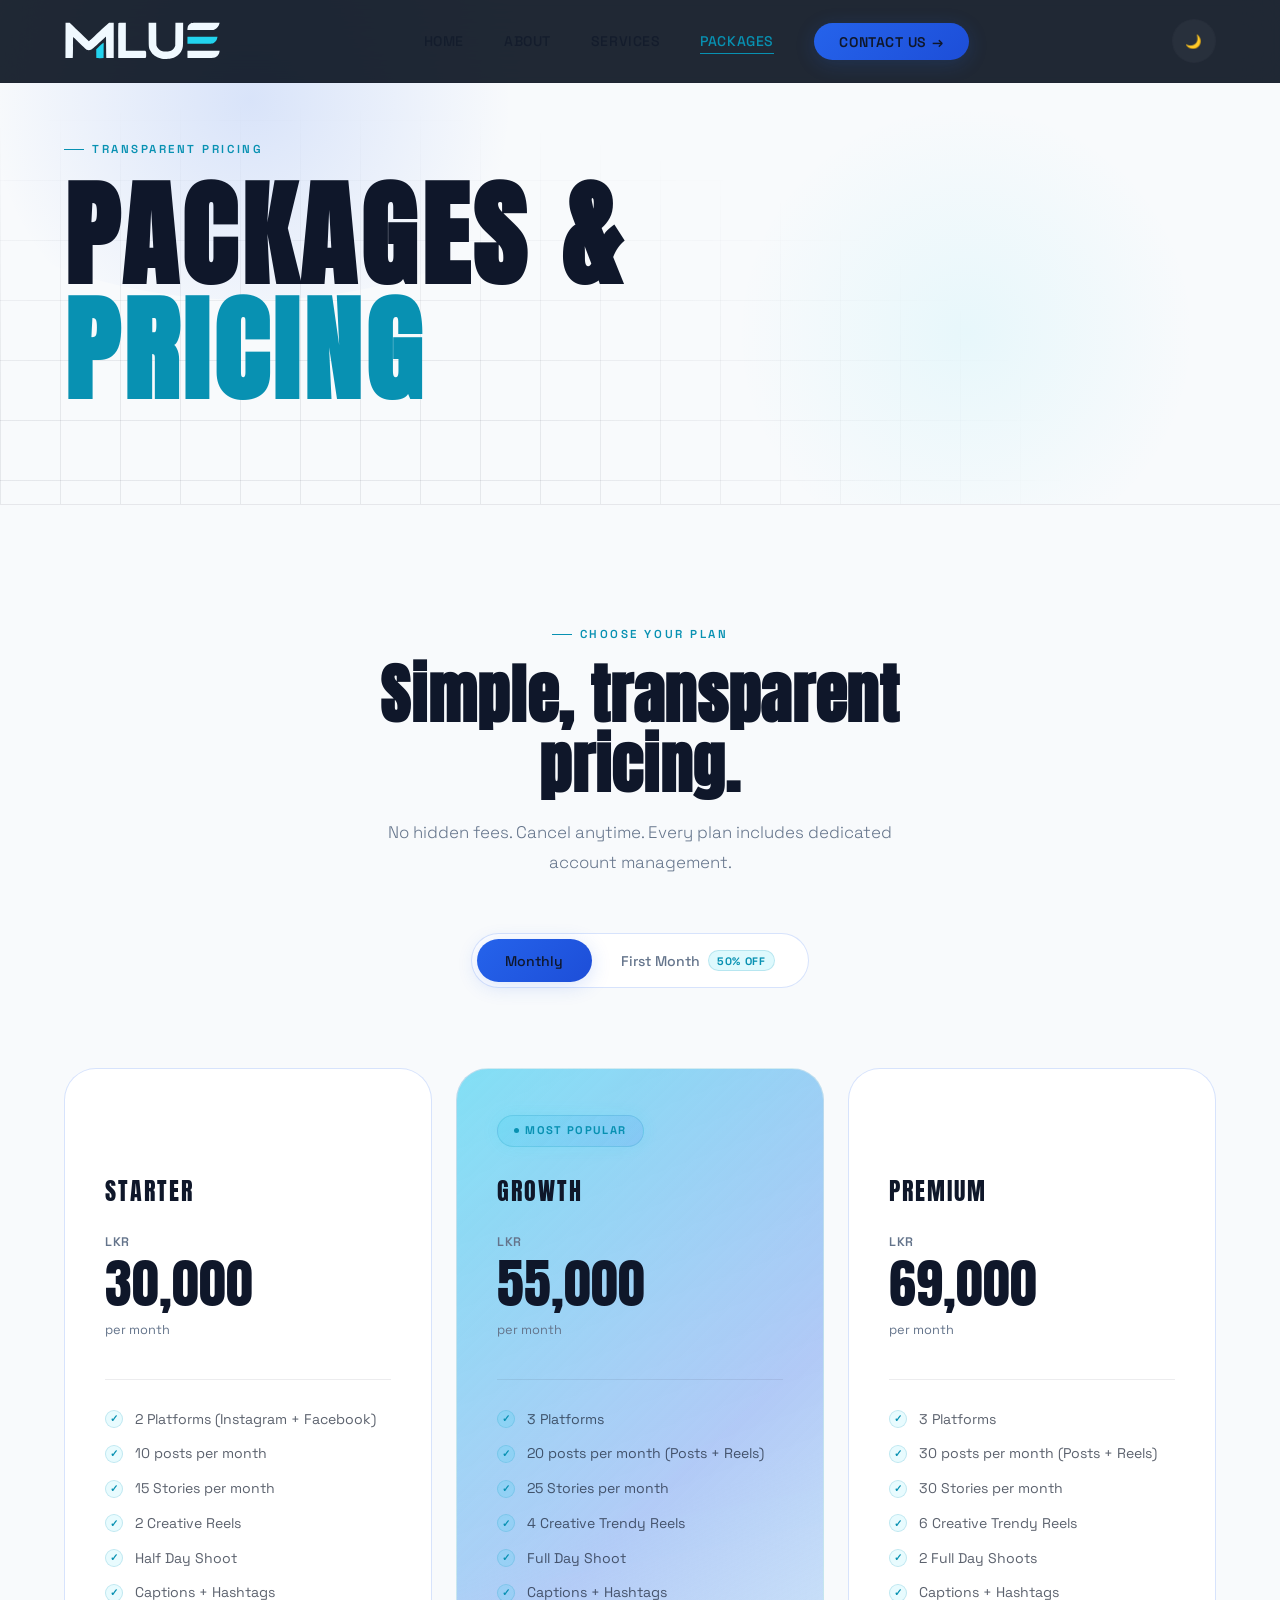
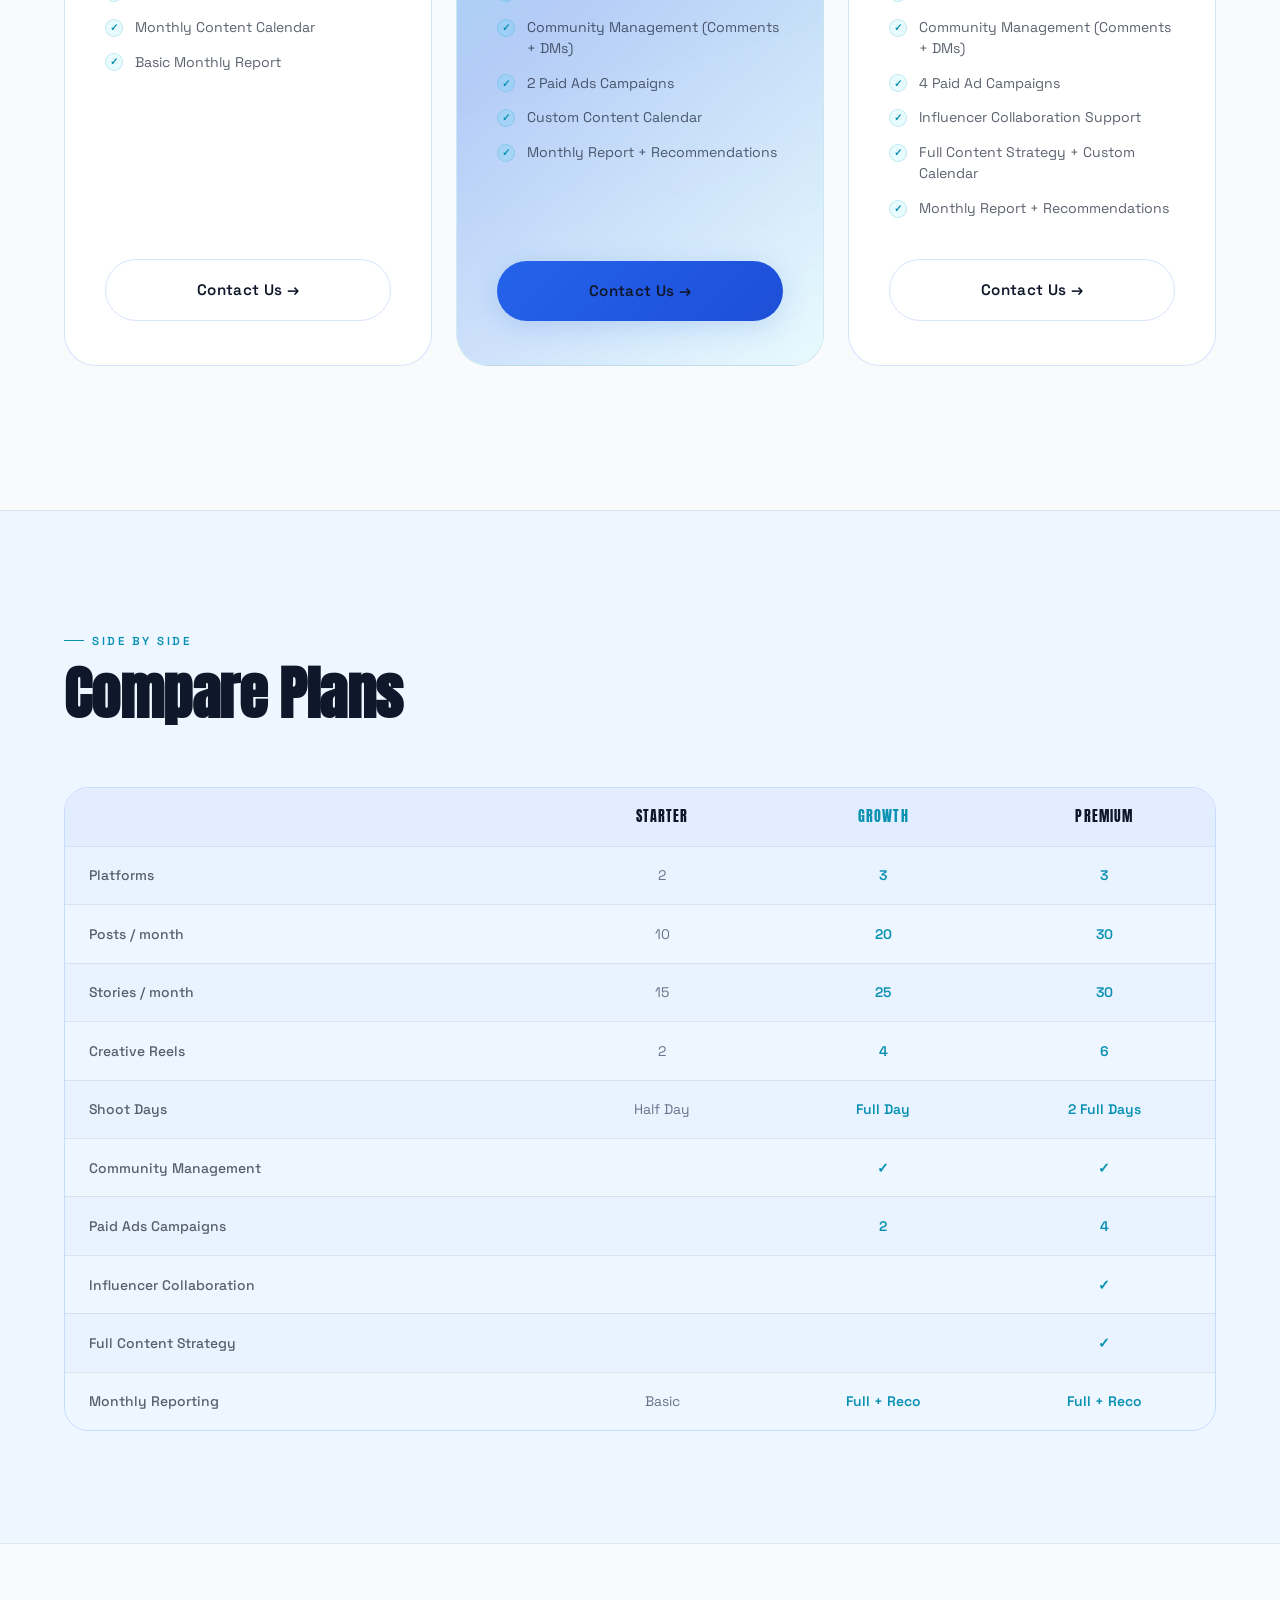
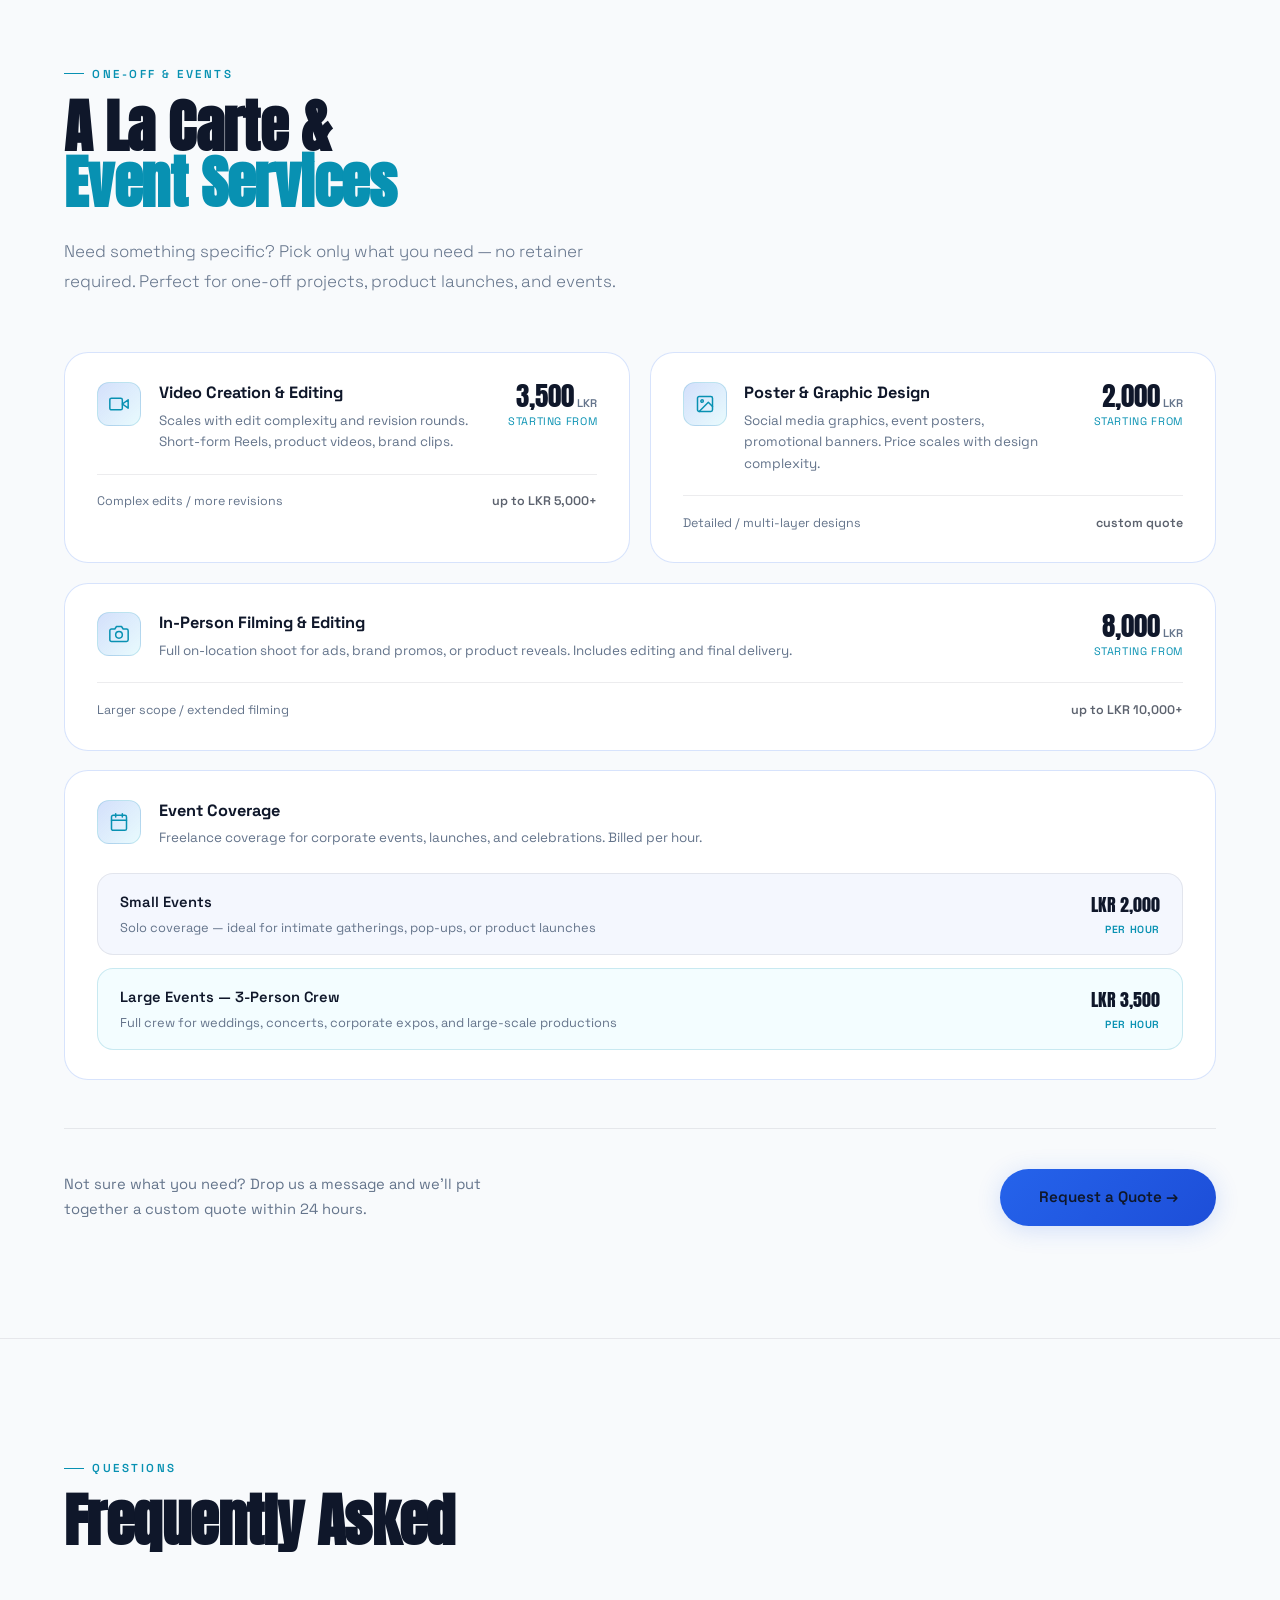
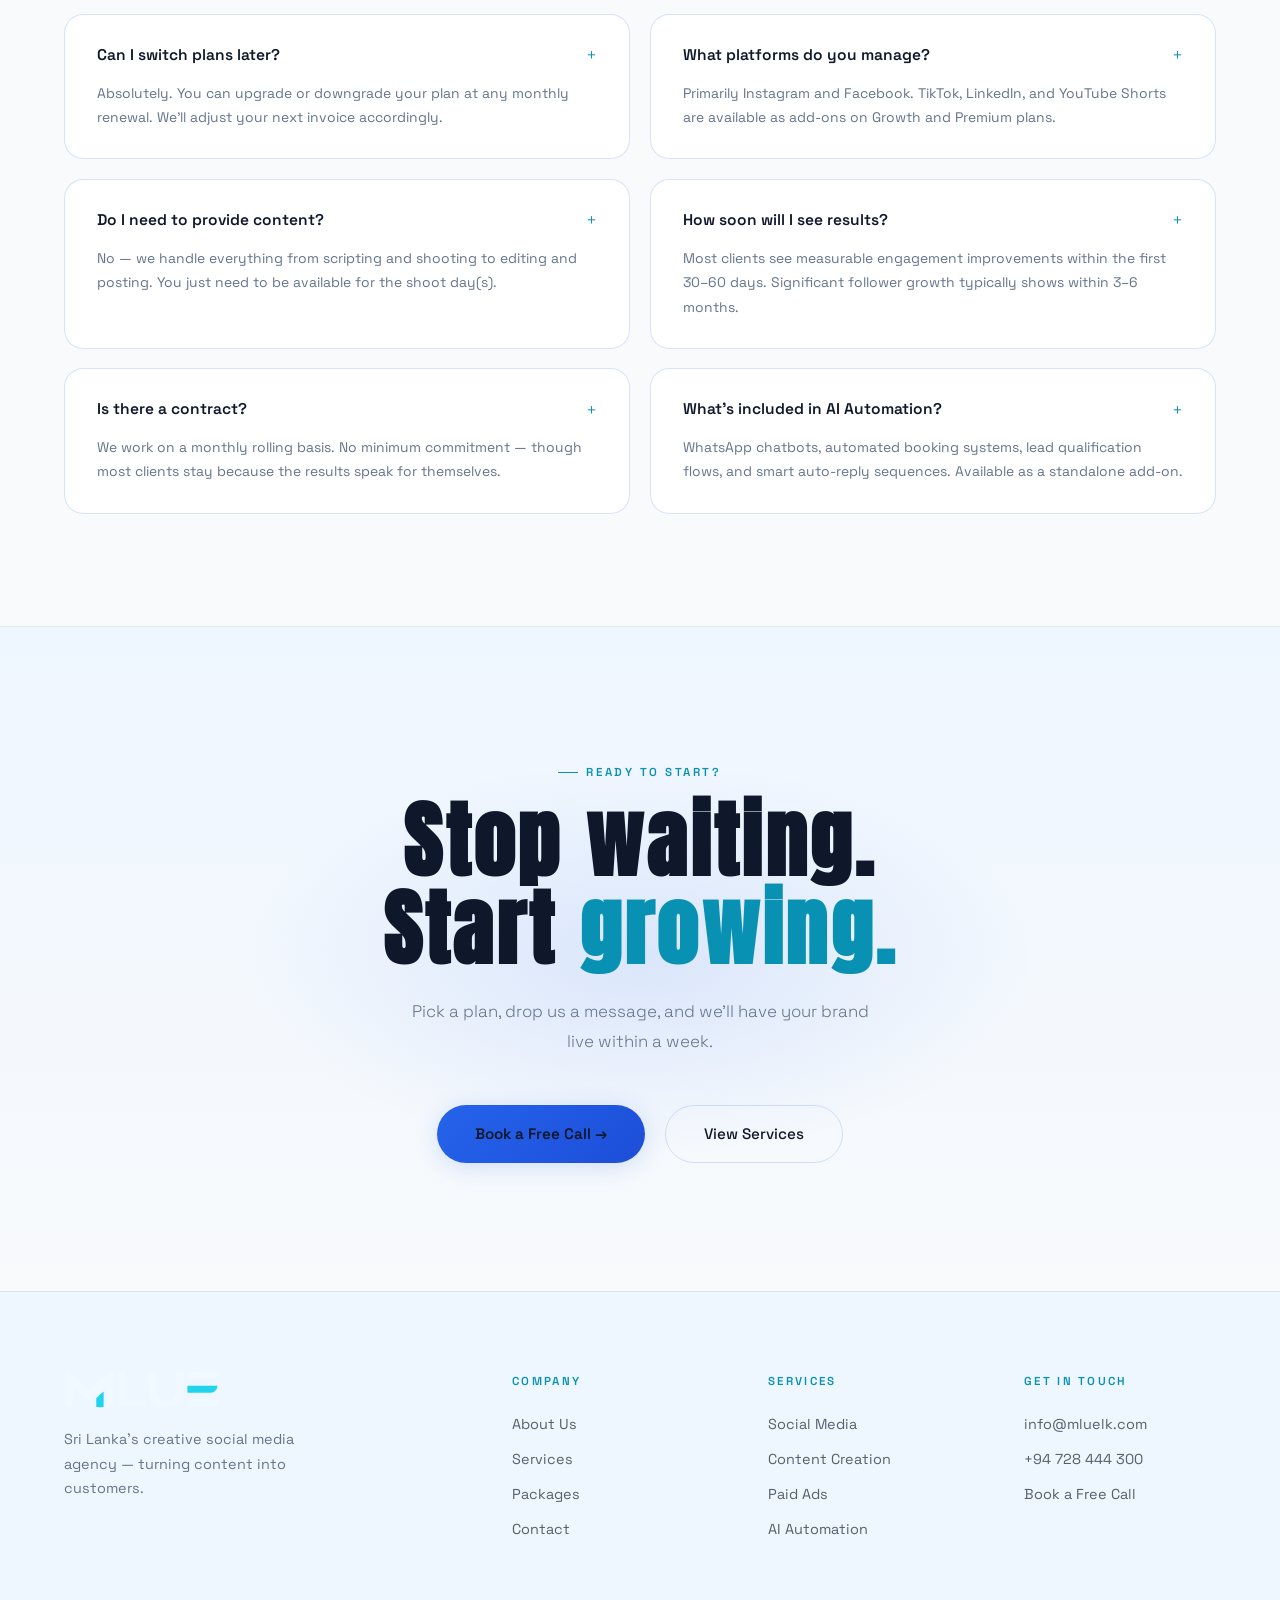
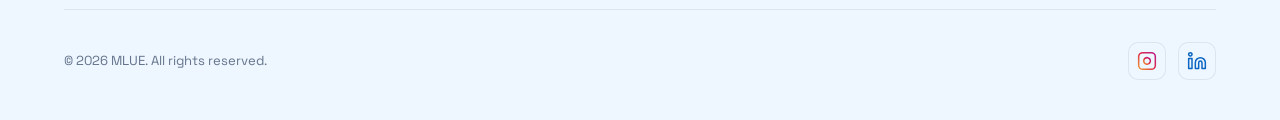
<file: work.html>
<!DOCTYPE html>
<html lang="en">
<head>
<meta charset="UTF-8">
<meta name="viewport" content="width=device-width, initial-scale=1.0">
<title>Packages — MLUE</title>
<link rel="icon" type="image/svg+xml" href="favicon.svg">
<link rel="stylesheet" href="shared.css">
<style>

/* ── HERO ─────────────────────────────────────────────────── */
#hero {
  min-height: 56vh; display: flex; flex-direction: column;
  justify-content: flex-end; padding: 0 5vw 6rem; padding-top: 8rem;
  position: relative; overflow: hidden;
}
#cursorCanvas {
  position: absolute; inset: 0; z-index: 1; pointer-events: none;
}
.hero-grid {
  position: absolute; inset: 0;
  background-image: linear-gradient(var(--border) 1px, transparent 1px),
    linear-gradient(90deg, var(--border) 1px, transparent 1px);
  background-size: 60px 60px;
  mask-image: radial-gradient(ellipse 80% 100% at 20% 100%, black 30%, transparent 80%);
  z-index: 0;
}
.hero-glow {
  position: absolute; width: 700px; height: 400px; border-radius: 50%;
  background: radial-gradient(circle, rgba(37,99,235,0.15) 0%, transparent 65%);
  top: -100px; left: -100px; animation: pulse 8s ease-in-out infinite; z-index: 0;
}
.hero-glow-2 {
  position: absolute; width: 500px; height: 500px; border-radius: 50%;
  background: radial-gradient(circle, rgba(34,211,238,0.08) 0%, transparent 65%);
  bottom: -80px; right: 5vw; animation: pulse 11s ease-in-out infinite 2s reverse; z-index: 0;
}
.hero-content { position: relative; z-index: 2; }

.page-kicker {
  font-size: 0.72rem; letter-spacing: 0.22em; text-transform: uppercase;
  color: var(--cyan); font-weight: 600; margin-bottom: 1.2rem;
  display: inline-flex; align-items: center; gap: 0.5rem;
  opacity: 0; animation: fadeUp 0.7s 0.2s forwards;
}
.page-kicker::before { content: ''; width: 20px; height: 1px; background: var(--cyan); display: block; }

.page-title {
  font-family: 'Anton', sans-serif;
  font-size: clamp(3.6rem, 9vw, 8rem);
  line-height: 1.0;
  letter-spacing: 0.04em;
  opacity: 0; animation: fadeUp 0.8s 0.35s forwards;
}
.page-title .cyan { color: var(--cyan); }

/* ── PACKAGES SECTION ─────────────────────────────────────── */
#packages {
  padding: 7rem 5vw 9rem;
  border-top: 1px solid var(--border);
}

.packages-intro {
  text-align: center;
  margin-bottom: 3.5rem;
}
.packages-intro .section-label { justify-content: center; }
.packages-intro .section-title {
  font-size: clamp(2.2rem, 5vw, 4rem);
  line-height: 1.1;
  margin-bottom: 1rem;
  letter-spacing: 0.01em;
}
.packages-intro .section-sub {
  margin: 0 auto;
  text-align: center;
  max-width: 520px;
}

/* Toggle */
.pkg-toggle {
  display: flex; gap: 0;
  background: var(--navy-card); border: 1px solid var(--border-blue);
  border-radius: 3rem; padding: 5px;
  width: fit-content; margin: 0 auto 5rem;
  opacity: 0; animation: fadeUp 0.7s 0.6s forwards;
}
.pkg-toggle-btn {
  padding: 0.7rem 1.8rem; border-radius: 3rem; border: none;
  background: none; color: var(--grey);
  font-family: 'Space Grotesk', sans-serif; font-size: 0.88rem; font-weight: 500;
  cursor: pointer; transition: all 0.3s; white-space: nowrap;
  display: flex; align-items: center; gap: 0.5rem;
}
.pkg-toggle-btn.active {
  background: linear-gradient(135deg, var(--blue), #1D4ED8);
  color: var(--white); box-shadow: 0 4px 20px var(--blue-glow);
}
.toggle-badge {
  background: rgba(34,211,238,0.15); color: var(--cyan);
  font-size: 0.68rem; font-weight: 700; letter-spacing: 0.06em;
  padding: 0.15rem 0.5rem; border-radius: 2rem;
  border: 1px solid var(--border-cyan);
  transition: background 0.3s;
}
.pkg-toggle-btn.active .toggle-badge {
  background: rgba(255,255,255,0.15); color: rgba(255,255,255,0.9); border-color: rgba(255,255,255,0.2);
}

/* Cards grid */
.pkg-grid {
  display: grid;
  grid-template-columns: repeat(3, 1fr);
  gap: 1.5rem;
  align-items: stretch;
}

.pkg-card {
  background: var(--navy-card); border: 1px solid var(--border-blue);
  border-radius: 2rem; padding: 2.8rem 2.5rem;
  position: relative; overflow: hidden;
  display: flex; flex-direction: column;
  transition: transform 0.4s cubic-bezier(0.34,1.4,0.64,1), box-shadow 0.4s, border-color 0.4s;
}
.pkg-card::before {
  content: ''; position: absolute; inset: 0;
  background: linear-gradient(135deg, rgba(37,99,235,0.05), rgba(34,211,238,0.02));
  opacity: 0; transition: opacity 0.4s;
  pointer-events: none;
}
.pkg-card:hover { transform: translateY(-10px); box-shadow: 0 28px 70px rgba(37,99,235,0.18); }
.pkg-card:hover::before { opacity: 1; }

/* Featured card */
.pkg-card.featured {
  border-color: var(--border-cyan);
  background: linear-gradient(160deg, rgba(37,99,235,0.1), rgba(34,211,238,0.04), var(--navy-card));
}
.pkg-card.featured::after {
  content: ''; position: absolute; inset: -1px; border-radius: 2rem;
  background: linear-gradient(135deg, rgba(34,211,238,0.5), rgba(37,99,235,0.3), rgba(34,211,238,0.1));
  z-index: -1;
}
.pkg-card.featured:hover { box-shadow: 0 28px 80px rgba(34,211,238,0.18); }

/* Badge */
.pkg-badge-wrap { min-height: 34px; margin-bottom: 1.5rem; display: flex; align-items: center; }
.pkg-badge {
  display: inline-flex; align-items: center; gap: 0.4rem;
  background: linear-gradient(135deg, rgba(34,211,238,0.18), rgba(37,99,235,0.12));
  color: var(--cyan); font-size: 0.7rem; font-weight: 700;
  letter-spacing: 0.12em; text-transform: uppercase;
  padding: 0.38rem 1rem; border-radius: 3rem;
  border: 1px solid var(--border-cyan);
  box-shadow: 0 0 16px rgba(34,211,238,0.12);
}
.badge-dot {
  width: 5px; height: 5px; border-radius: 50%; background: var(--cyan);
  animation: pulse 2s infinite;
}

/* Tier name */
.pkg-name {
  font-family: 'Anton', sans-serif;
  font-size: 1.5rem; letter-spacing: 0.08em;
  margin-bottom: 1.2rem; color: var(--white);
}

/* Price */
.pkg-price-block { margin-bottom: 0.6rem; }
.pkg-price-row { display: flex; align-items: baseline; gap: 0.25rem; }
.pkg-price-cur {
  font-size: 1rem; font-weight: 600; color: var(--grey);
  line-height: 1; margin-bottom: 0.2rem;
}
.pkg-price-num {
  font-family: 'Anton', sans-serif;
  font-size: clamp(2.6rem, 4.5vw, 3.4rem);
  line-height: 1; color: var(--white);
  transition: transform 0.3s ease, opacity 0.3s ease;
  display: inline-block;
}
.pkg-price-period {
  font-size: 0.8rem; color: var(--grey); margin-top: 0.3rem;
}
/* Strikethrough original price when discount active */
.pkg-price-original {
  font-size: 0.9rem; color: var(--grey); text-decoration: line-through;
  opacity: 0; max-height: 0; overflow: hidden; transition: opacity 0.3s, max-height 0.3s;
  margin-top: 0.1rem;
}
.pkg-price-original.visible { opacity: 0.6; max-height: 2rem; }
.pkg-price-save {
  display: inline-block; font-size: 0.72rem; font-weight: 700;
  color: #22c55e; background: rgba(34,197,94,0.1);
  border: 1px solid rgba(34,197,94,0.25); border-radius: 2rem;
  padding: 0.15rem 0.6rem; margin-left: 0.5rem;
  opacity: 0; transition: opacity 0.3s; vertical-align: middle;
}
.pkg-price-save.visible { opacity: 1; }

.pkg-divider {
  height: 1px; background: var(--border); margin: 1.8rem 0;
}

/* Features */
.pkg-features { list-style: none; display: flex; flex-direction: column; gap: 0.85rem; margin-bottom: 2.5rem; flex: 1; }
.pkg-features li {
  display: flex; align-items: flex-start; gap: 0.75rem;
  font-size: 0.88rem; color: var(--white-dim); line-height: 1.5;
}
.pkg-check {
  width: 18px; height: 18px; border-radius: 50%;
  background: rgba(34,211,238,0.1); border: 1px solid var(--border-cyan);
  display: flex; align-items: center; justify-content: center;
  flex-shrink: 0; margin-top: 0.1rem;
  font-size: 0.65rem; color: var(--cyan); font-weight: 700;
}
.pkg-card.featured .pkg-check {
  background: rgba(34,211,238,0.15);
}

/* CTA button */
.pkg-cta {
  display: block; text-align: center; padding: 1.1rem;
  border-radius: 3rem; font-weight: 600; font-size: 0.95rem;
  text-decoration: none; transition: all 0.3s; margin-top: auto;
  letter-spacing: 0.02em;
}
.pkg-cta-outline {
  border: 1px solid var(--border-blue); color: var(--white);
}
.pkg-cta-outline:hover {
  border-color: var(--cyan); color: var(--cyan);
  box-shadow: 0 0 28px rgba(34,211,238,0.12);
}
.pkg-cta-fill {
  background: linear-gradient(135deg, var(--blue), #1D4ED8);
  color: var(--white); box-shadow: 0 6px 28px var(--blue-glow);
}
.pkg-cta-fill:hover {
  background: linear-gradient(135deg, var(--blue-bright), var(--blue));
  transform: translateY(-2px); box-shadow: 0 14px 44px var(--blue-glow);
}

/* ── COMPARISON TABLE ─────────────────────────────────────── */
#compare {
  padding: 7rem 5vw; background: var(--navy); border-top: 1px solid var(--border);
}
.compare-table {
  margin-top: 4rem; border: 1px solid var(--border-blue);
  border-radius: 1.5rem; overflow: hidden;
}
.compare-header, .compare-row {
  display: grid; grid-template-columns: 2.2fr 1fr 1fr 1fr;
}
.compare-header { background: var(--navy-mid); }
.compare-row { border-top: 1px solid var(--border); transition: background 0.2s; }
.compare-row:nth-child(even) { background: rgba(37,99,235,0.02); }
.compare-row:hover { background: rgba(34,211,238,0.03); }
.ch, .cd { padding: 1.1rem 1.5rem; font-size: 0.87rem; }
.ch:first-child, .cd:first-child { font-weight: 500; color: var(--white-dim); }
.ch:not(:first-child) {
  font-family: 'Anton', sans-serif; font-size: 0.9rem;
  letter-spacing: 0.08em; text-align: center; color: var(--white);
}
.ch.highlight { color: var(--cyan); }
.cd:not(:first-child) { text-align: center; color: var(--grey); }
.cd.yes { color: var(--cyan); font-weight: 600; }
.cd.no { color: rgba(255,255,255,0.15); }

/* ── A LA CARTE & EVENT SERVICES ──────────────────────────── */
#ala-carte {
  padding: 7rem 5vw; border-top: 1px solid var(--border);
}
.ala-intro { margin-bottom: 3.5rem; max-width: 620px; }
.ala-intro .section-title .cyan { color: var(--cyan); }

.ala-grid {
  display: grid; grid-template-columns: 1fr 1fr;
  gap: 1.2rem;
}
.ala-card-wide { grid-column: 1 / -1; }

.ala-card {
  background: var(--navy-card); border: 1px solid var(--border-blue);
  border-radius: 1.5rem; padding: 1.8rem 2rem;
  transition: border-color 0.3s, transform 0.3s, box-shadow 0.3s;
}
.ala-card:hover {
  border-color: var(--border-cyan);
  transform: translateY(-4px);
  box-shadow: 0 16px 40px rgba(37,99,235,0.1);
}

.ala-card-top { display: flex; align-items: flex-start; gap: 1.1rem; }
.ala-icon-badge {
  width: 44px; height: 44px; border-radius: 12px; flex-shrink: 0;
  display: flex; align-items: center; justify-content: center;
  background: linear-gradient(135deg, rgba(37,99,235,0.2), rgba(34,211,238,0.1));
  border: 1px solid var(--border-cyan);
}
.ala-icon-badge svg { width: 20px; height: 20px; stroke: var(--cyan); fill: none; stroke-width: 1.8; stroke-linecap: round; stroke-linejoin: round; }

.ala-card-info { flex: 1; min-width: 0; }
.ala-card-title { font-weight: 700; font-size: 1.02rem; margin-bottom: 0.4rem; line-height: 1.3; }
.ala-card-desc { color: var(--grey); font-size: 0.84rem; line-height: 1.6; }

.ala-price { text-align: right; flex-shrink: 0; padding-left: 1rem; }
.ala-price-num {
  font-family: 'Anton', sans-serif; font-size: 1.7rem; color: var(--white);
  line-height: 1; white-space: nowrap;
}
.ala-price-num .ala-cur { font-family: 'Space Grotesk', sans-serif; font-size: 0.7rem; font-weight: 600; color: var(--grey); margin-left: 0.2rem; }
.ala-price-label { font-size: 0.68rem; color: var(--cyan); text-transform: uppercase; letter-spacing: 0.06em; margin-top: 0.2rem; }

.ala-card-foot {
  display: flex; justify-content: space-between; align-items: baseline; gap: 1rem;
  margin-top: 1.3rem; padding-top: 1.1rem; border-top: 1px solid var(--border);
  font-size: 0.78rem; color: var(--grey);
}
.ala-card-foot strong { color: var(--white-dim); font-weight: 600; }

.ala-subrows { margin-top: 1.5rem; display: flex; flex-direction: column; gap: 0.8rem; }
.ala-subrow {
  display: flex; justify-content: space-between; align-items: center; gap: 1rem;
  background: rgba(37,99,235,0.05); border: 1px solid var(--border);
  border-radius: 1rem; padding: 1rem 1.4rem; transition: border-color 0.3s;
}
.ala-subrow:hover { border-color: var(--border-cyan); }
.ala-subrow.large { border-color: var(--border-cyan); background: rgba(34,211,238,0.05); }
.ala-subrow-title { font-weight: 600; font-size: 0.92rem; margin-bottom: 0.2rem; }
.ala-subrow-desc { color: var(--grey); font-size: 0.8rem; line-height: 1.5; }
.ala-subrow-price {
  font-family: 'Anton', sans-serif; font-size: 1.15rem; color: var(--white);
  text-align: right; flex-shrink: 0; white-space: nowrap;
}
.ala-subrow-price span { display: block; font-family: 'Space Grotesk', sans-serif; font-size: 0.65rem; color: var(--cyan); font-weight: 600; text-transform: uppercase; letter-spacing: 0.05em; margin-top: 0.15rem; }

.ala-bottom-row {
  display: flex; justify-content: space-between; align-items: center; gap: 2rem;
  margin-top: 3rem; padding-top: 2.5rem; border-top: 1px solid var(--border);
}
.ala-bottom-text { color: var(--grey); font-size: 0.92rem; line-height: 1.7; max-width: 420px; }

/* ── FAQ ──────────────────────────────────────────────────── */
#faq { padding: 7rem 5vw; border-top: 1px solid var(--border); }
.faq-grid {
  display: grid; grid-template-columns: 1fr 1fr;
  gap: 1.2rem; margin-top: 4rem;
}
.faq-item {
  background: var(--navy-card); border: 1px solid var(--border-blue);
  border-radius: 1.2rem; padding: 1.8rem 2rem;
  cursor: pointer; transition: border-color 0.3s;
}
.faq-item:hover { border-color: var(--border-cyan); }
.faq-q {
  font-weight: 600; font-size: 0.97rem; margin-bottom: 0.8rem;
  display: flex; justify-content: space-between; align-items: center; gap: 1rem;
  line-height: 1.4;
}
.faq-icon { color: var(--cyan); font-size: 1.1rem; flex-shrink: 0; font-weight: 300; }
.faq-a { color: var(--grey); font-size: 0.87rem; line-height: 1.75; }

/* ── CTA STRIP ────────────────────────────────────────────── */
#pkg-cta {
  padding: 8rem 5vw; text-align: center;
  background: linear-gradient(180deg, var(--navy) 0%, var(--navy-deep) 100%);
  border-top: 1px solid var(--border); position: relative; overflow: hidden;
}
#pkg-cta::before {
  content: ''; position: absolute; left: 50%; top: 50%; transform: translate(-50%,-50%);
  width: 800px; height: 400px; border-radius: 50%;
  background: radial-gradient(ellipse, rgba(37,99,235,0.12) 0%, transparent 70%);
  pointer-events: none;
}
.pkg-cta-title {
  font-family: 'Anton', sans-serif;
  font-size: clamp(2.6rem, 6.5vw, 5.5rem);
  line-height: 1.05; letter-spacing: 0.04em;
  margin-bottom: 1.5rem; position: relative;
}
.pkg-cta-title .cyan { color: var(--cyan); }

/* ── MOBILE ───────────────────────────────────────────────── */
@media (max-width: 960px) {
  .pkg-grid { grid-template-columns: 1fr; max-width: 480px; margin: 0 auto; gap: 1.2rem; }
  .compare-table { overflow-x: auto; }
  .compare-header, .compare-row { min-width: 580px; }
  .faq-grid { grid-template-columns: 1fr; }
  .ala-grid { grid-template-columns: 1fr; }
}
@media (max-width: 640px) {
  #packages { padding: 5rem 5vw 7rem; }
  .pkg-card { padding: 2.2rem 1.8rem; }
  .pkg-grid { max-width: 100%; }
  .page-title { font-size: clamp(3rem, 12vw, 5rem); letter-spacing: 0.03em; }
  #compare, #faq { padding: 5rem 5vw; }
  .pkg-toggle { max-width: 100%; }
  .pkg-toggle-btn { padding: 0.65rem 1.2rem; font-size: 0.82rem; }
  #ala-carte { padding: 5rem 5vw; }
  .ala-card-top { flex-direction: column; }
  .ala-price { text-align: left; padding-left: 0; margin-top: 0.6rem; }
  .ala-card-foot { flex-direction: column; align-items: flex-start; gap: 0.3rem; }
  .ala-subrow { flex-direction: column; align-items: flex-start; gap: 0.5rem; }
  .ala-subrow-price { text-align: left; }
  .ala-bottom-row { flex-direction: column; align-items: flex-start; gap: 1.5rem; }
}
</style>
</head>
<body>
<!-- MLUE INTRO LOADER -->
<div id="mlue-loader">
  <div class="loader-stage" id="loaderStage">
    <svg class="loader-logo" id="loaderSvg" xmlns="http://www.w3.org/2000/svg" viewBox="88 468 634 162">
      <path class="from-left"  fill="#F0F9FF" d="M 483.695312 620.753906 C 461.484375 616.179688 445.511719 604.699219 437.359375 587.480469 C 431.121094 574.417969 431.285156 576.332031 430.953125 522.84375 L 430.703125 474.761719 L 461.484375 474.761719 L 461.734375 520.761719 C 461.980469 564.105469 462.148438 566.933594 463.644531 570.675781 C 467.304688 579.578125 474.460938 586.398438 483.363281 589.5625 C 490.683594 592.140625 506.65625 592.804688 513.5625 590.808594 C 525.207031 587.480469 532.113281 582.070312 536.355469 573.007812 L 538.519531 568.347656 L 538.933594 521.757812 L 539.347656 475.171875 L 554.988281 474.921875 L 570.628906 474.757812 L 570.382812 522.757812 C 570.050781 569.675781 570.050781 571.003906 568.21875 576.914062 C 561.644531 598.625 547.503906 612.1875 524.292969 619.171875 C 517.808594 621.085938 515.144531 621.417969 503.164062 621.667969 C 493.597656 621.835938 487.6875 621.585938 483.699219 620.753906 Z"/>
      <path class="from-left"  fill="#F0F9FF" d="M 108.175781 618.011719 L 93.867188 617.84375 L 94.03125 546.46875 L 94.28125 475.175781 L 102.683594 474.925781 L 111.003906 474.679688 L 126.808594 489.902344 C 135.460938 498.21875 152.933594 515.109375 165.574219 527.421875 L 188.703125 549.796875 L 190.949219 547.964844 C 192.277344 546.96875 201.84375 538.230469 212.410156 528.5 C 222.890625 518.765625 240.359375 502.628906 251.09375 492.726562 L 270.644531 474.761719 L 289.363281 474.761719 L 289.363281 617.84375 L 274.804688 617.84375 C 266.820312 617.84375 259.996094 617.925781 259.664062 618.09375 C 259.25 618.175781 258.832031 598.542969 258.582031 574.417969 L 258.167969 530.660156 L 240.699219 546.46875 C 206.59375 577.414062 199.9375 583.15625 196.609375 584.652344 C 192.199219 586.648438 185.128906 586.648438 180.554688 584.570312 C 178.222656 583.492188 168.742188 574.921875 151.355469 557.949219 C 137.210938 544.222656 125.398438 532.992188 125.148438 532.992188 C 124.902344 532.992188 124.570312 552.125 124.484375 575.585938 C 124.316406 603.203125 123.902344 618.175781 123.402344 618.175781 C 122.988281 618.257812 116.082031 618.175781 108.179688 618.011719 Z"/>
      <path class="from-left"  fill="#F0F9FF" d="M 307.996094 617.929688 C 307.832031 617.761719 307.664062 585.902344 307.664062 547.132812 C 307.664062 493.480469 307.910156 476.507812 308.664062 475.757812 C 309.328125 475.09375 313.988281 474.761719 324.050781 474.761719 L 338.445312 474.761719 L 338.445312 588.730469 L 416.726562 588.730469 L 418.722656 590.808594 C 420.71875 592.71875 420.800781 593.21875 420.800781 603.953125 C 420.800781 613.601562 420.632812 615.265625 419.300781 616.429688 C 417.972656 617.597656 412.066406 617.761719 363.066406 618.011719 C 332.953125 618.175781 308.160156 618.09375 307.992188 617.929688 Z"/>
      <path class="from-right" fill="#F0F9FF" d="M 588.347656 617.929688 C 588.179688 617.761719 588.015625 611.109375 588.015625 603.121094 L 588.015625 588.730469 L 718.371094 588.730469 L 717.625 593.054688 C 716.125 601.042969 711.300781 608.445312 704.644531 612.855469 C 697.160156 617.847656 697.324219 617.761719 640.589844 618.015625 C 612.054688 618.179688 588.511719 618.097656 588.347656 617.933594 Z"/>
      <path class="from-right" fill="#F0F9FF" d="M 588.179688 498.300781 C 588.761719 488.320312 593.585938 481 602.15625 476.925781 C 605.820312 475.179688 606.898438 475.179688 661.972656 474.925781 L 718.042969 474.679688 L 717.542969 478.507812 C 716.210938 487.824219 707.476562 498.558594 697.992188 502.382812 L 693.25 504.292969 L 640.507812 504.542969 L 587.765625 504.789062 Z"/>
      <path class="from-left"  fill="#22D3EE" d="M 219.234375 618.175781 C 218.902344 617.84375 218.652344 609.609375 218.652344 599.957031 L 218.652344 582.324219 L 227.136719 574.503906 C 241.863281 560.859375 247.101562 556.285156 248.101562 556.285156 C 248.765625 556.285156 248.933594 564.601562 248.601562 587.230469 L 248.1875 618.261719 L 233.960938 618.511719 C 226.222656 618.589844 219.570312 618.429688 219.238281 618.175781 Z"/>
      <path class="from-right" fill="#22D3EE" d="M 588.015625 545.882812 L 588.015625 531.328125 L 709.636719 531.328125 L 709.058594 535.320312 C 708.808594 537.484375 707.644531 541.226562 706.480469 543.722656 C 703.816406 549.546875 695.332031 557.949219 690.503906 559.445312 C 687.925781 560.195312 674.699219 560.445312 637.511719 560.445312 L 588.015625 560.445312 Z"/>
    </svg>
    <div class="loader-tagline">Creative Social Media Agency</div>
  </div>
</div>

<!-- NAV -->
<nav id="main-nav">
  <a href="index.html" class="nav-logo"><div class="logo-svg-wrap"><svg style="color:#f0f9ff;" xmlns="http://www.w3.org/2000/svg" viewBox="88 468 634 162"><path fill="currentColor" d="M 483.695312 620.753906 C 461.484375 616.179688 445.511719 604.699219 437.359375 587.480469 C 431.121094 574.417969 431.285156 576.332031 430.953125 522.84375 L 430.703125 474.761719 L 461.484375 474.761719 L 461.734375 520.761719 C 461.980469 564.105469 462.148438 566.933594 463.644531 570.675781 C 467.304688 579.578125 474.460938 586.398438 483.363281 589.5625 C 490.683594 592.140625 506.65625 592.804688 513.5625 590.808594 C 525.207031 587.480469 532.113281 582.070312 536.355469 573.007812 L 538.519531 568.347656 L 538.933594 521.757812 L 539.347656 475.171875 L 554.988281 474.921875 L 570.628906 474.757812 L 570.382812 522.757812 C 570.050781 569.675781 570.050781 571.003906 568.21875 576.914062 C 561.644531 598.625 547.503906 612.1875 524.292969 619.171875 C 517.808594 621.085938 515.144531 621.417969 503.164062 621.667969 C 493.597656 621.835938 487.6875 621.585938 483.699219 620.753906 Z"/><path fill="currentColor" d="M 108.175781 618.011719 L 93.867188 617.84375 L 94.03125 546.46875 L 94.28125 475.175781 L 102.683594 474.925781 L 111.003906 474.679688 L 126.808594 489.902344 C 135.460938 498.21875 152.933594 515.109375 165.574219 527.421875 L 188.703125 549.796875 L 190.949219 547.964844 C 192.277344 546.96875 201.84375 538.230469 212.410156 528.5 C 222.890625 518.765625 240.359375 502.628906 251.09375 492.726562 L 270.644531 474.761719 L 289.363281 474.761719 L 289.363281 617.84375 L 274.804688 617.84375 C 266.820312 617.84375 259.996094 617.925781 259.664062 618.09375 C 259.25 618.175781 258.832031 598.542969 258.582031 574.417969 L 258.167969 530.660156 L 240.699219 546.46875 C 206.59375 577.414062 199.9375 583.15625 196.609375 584.652344 C 192.199219 586.648438 185.128906 586.648438 180.554688 584.570312 C 178.222656 583.492188 168.742188 574.921875 151.355469 557.949219 C 137.210938 544.222656 125.398438 532.992188 125.148438 532.992188 C 124.902344 532.992188 124.570312 552.125 124.484375 575.585938 C 124.316406 603.203125 123.902344 618.175781 123.402344 618.175781 C 122.988281 618.257812 116.082031 618.175781 108.179688 618.011719 Z"/><path fill="currentColor" d="M 307.996094 617.929688 C 307.832031 617.761719 307.664062 585.902344 307.664062 547.132812 C 307.664062 493.480469 307.910156 476.507812 308.664062 475.757812 C 309.328125 475.09375 313.988281 474.761719 324.050781 474.761719 L 338.445312 474.761719 L 338.445312 588.730469 L 416.726562 588.730469 L 418.722656 590.808594 C 420.71875 592.71875 420.800781 593.21875 420.800781 603.953125 C 420.800781 613.601562 420.632812 615.265625 419.300781 616.429688 C 417.972656 617.597656 412.066406 617.761719 363.066406 618.011719 C 332.953125 618.175781 308.160156 618.09375 307.992188 617.929688 Z"/><path fill="currentColor" d="M 588.347656 617.929688 C 588.179688 617.761719 588.015625 611.109375 588.015625 603.121094 L 588.015625 588.730469 L 718.371094 588.730469 L 717.625 593.054688 C 716.125 601.042969 711.300781 608.445312 704.644531 612.855469 C 697.160156 617.847656 697.324219 617.761719 640.589844 618.015625 C 612.054688 618.179688 588.511719 618.097656 588.347656 617.933594 Z"/><path fill="currentColor" d="M 588.179688 498.300781 C 588.761719 488.320312 593.585938 481 602.15625 476.925781 C 605.820312 475.179688 606.898438 475.179688 661.972656 474.925781 L 718.042969 474.679688 L 717.542969 478.507812 C 716.210938 487.824219 707.476562 498.558594 697.992188 502.382812 L 693.25 504.292969 L 640.507812 504.542969 L 587.765625 504.789062 Z"/><path fill="#22D3EE" d="M 219.234375 618.175781 C 218.902344 617.84375 218.652344 609.609375 218.652344 599.957031 L 218.652344 582.324219 L 227.136719 574.503906 C 241.863281 560.859375 247.101562 556.285156 248.101562 556.285156 C 248.765625 556.285156 248.933594 564.601562 248.601562 587.230469 L 248.1875 618.261719 L 233.960938 618.511719 C 226.222656 618.589844 219.570312 618.429688 219.238281 618.175781 Z"/><path fill="#22D3EE" d="M 588.015625 545.882812 L 588.015625 531.328125 L 709.636719 531.328125 L 709.058594 535.320312 C 708.808594 537.484375 707.644531 541.226562 706.480469 543.722656 C 703.816406 549.546875 695.332031 557.949219 690.503906 559.445312 C 687.925781 560.195312 674.699219 560.445312 637.511719 560.445312 L 588.015625 560.445312 Z"/></svg></div></a>
  <ul class="nav-links">
    <li><a href="index.html">Home</a></li>
    <li><a href="about.html">About</a></li>
    <li><a href="services.html">Services</a></li>
    <li><a href="work.html" class="active">Packages</a></li>
    <li><a href="contact.html" class="nav-cta">Contact Us →</a></li>
  </ul>
  <div class="nav-actions">
    <button class="theme-toggle" aria-label="Toggle theme" onclick="toggleTheme()">☀</button>
    <button class="nav-burger" aria-label="Open menu" onclick="toggleMenu()">☰</button>
  </div>
</nav>

<!-- HERO -->
<section id="hero">
  <canvas id="cursorCanvas"></canvas>
  <div class="hero-grid"></div>
  <div class="hero-glow"></div>
  <div class="hero-glow-2"></div>
  <div class="hero-content">
    <p class="page-kicker">Transparent Pricing</p>
    <h1 class="page-title">PACKAGES &amp;<br><span class="cyan">PRICING</span></h1>
  </div>
</section>

<!-- PACKAGES -->
<section id="packages">
  <div class="packages-intro reveal">
    <p class="section-label">Choose Your Plan</p>
    <h2 class="section-title">Simple, transparent<br>pricing.</h2>
    <p class="section-sub">No hidden fees. Cancel anytime. Every plan includes dedicated account management.</p>
  </div>

  <!-- Toggle -->
  <div class="pkg-toggle">
    <button class="pkg-toggle-btn active" id="btn-monthly" onclick="setFreq('monthly')">
      Monthly
    </button>
    <button class="pkg-toggle-btn" id="btn-promo" onclick="setFreq('promo')">
      First Month
      <span class="toggle-badge">50% OFF</span>
    </button>
  </div>

  <!-- Cards -->
  <div class="pkg-grid">

    <!-- STARTER -->
    <div class="pkg-card reveal">
      <div class="pkg-badge-wrap"></div>
      <div class="pkg-name">STARTER</div>
      <div class="pkg-price-block">
        <div class="pkg-price-row">
          <div>
            <div style="font-size:0.78rem;color:var(--grey);letter-spacing:0.06em;font-weight:600;margin-bottom:0.2rem;">LKR</div>
            <div class="pkg-price-num" id="price-starter">30,000</div>
          </div>
          <span class="pkg-price-save" id="save-starter">50% off</span>
        </div>
        <div class="pkg-price-original" id="orig-starter">LKR 30,000 / month</div>
        <div class="pkg-price-period">per month</div>
      </div>
      <div class="pkg-divider"></div>
      <ul class="pkg-features">
        <li><span class="pkg-check">✓</span>2 Platforms (Instagram + Facebook)</li>
        <li><span class="pkg-check">✓</span>10 posts per month</li>
        <li><span class="pkg-check">✓</span>15 Stories per month</li>
        <li><span class="pkg-check">✓</span>2 Creative Reels</li>
        <li><span class="pkg-check">✓</span>Half Day Shoot</li>
        <li><span class="pkg-check">✓</span>Captions + Hashtags</li>
        <li><span class="pkg-check">✓</span>Monthly Content Calendar</li>
        <li><span class="pkg-check">✓</span>Basic Monthly Report</li>
      </ul>
      <a href="contact.html" class="pkg-cta pkg-cta-outline" onclick="window.location.href='contact.html';">Contact Us →</a>
    </div>

    <!-- GROWTH (featured) -->
    <div class="pkg-card featured reveal reveal-delay-1">
      <div class="pkg-badge-wrap">
        <div class="pkg-badge">
          <span class="badge-dot"></span>
          Most Popular
        </div>
      </div>
      <div class="pkg-name">GROWTH</div>
      <div class="pkg-price-block">
        <div class="pkg-price-row">
          <div>
            <div style="font-size:0.78rem;color:var(--grey);letter-spacing:0.06em;font-weight:600;margin-bottom:0.2rem;">LKR</div>
            <div class="pkg-price-num" id="price-growth">55,000</div>
          </div>
          <span class="pkg-price-save" id="save-growth">50% off</span>
        </div>
        <div class="pkg-price-original" id="orig-growth">LKR 55,000 / month</div>
        <div class="pkg-price-period">per month</div>
      </div>
      <div class="pkg-divider"></div>
      <ul class="pkg-features">
        <li><span class="pkg-check">✓</span>3 Platforms</li>
        <li><span class="pkg-check">✓</span>20 posts per month (Posts + Reels)</li>
        <li><span class="pkg-check">✓</span>25 Stories per month</li>
        <li><span class="pkg-check">✓</span>4 Creative Trendy Reels</li>
        <li><span class="pkg-check">✓</span>Full Day Shoot</li>
        <li><span class="pkg-check">✓</span>Captions + Hashtags</li>
        <li><span class="pkg-check">✓</span>Community Management (Comments + DMs)</li>
        <li><span class="pkg-check">✓</span>2 Paid Ads Campaigns</li>
        <li><span class="pkg-check">✓</span>Custom Content Calendar</li>
        <li><span class="pkg-check">✓</span>Monthly Report + Recommendations</li>
      </ul>
      <a href="contact.html" class="pkg-cta pkg-cta-fill" onclick="window.location.href='contact.html';">Contact Us →</a>
    </div>

    <!-- PREMIUM -->
    <div class="pkg-card reveal reveal-delay-2">
      <div class="pkg-badge-wrap"></div>
      <div class="pkg-name">PREMIUM</div>
      <div class="pkg-price-block">
        <div class="pkg-price-row">
          <div>
            <div style="font-size:0.78rem;color:var(--grey);letter-spacing:0.06em;font-weight:600;margin-bottom:0.2rem;">LKR</div>
            <div class="pkg-price-num" id="price-premium">69,000</div>
          </div>
          <span class="pkg-price-save" id="save-premium">50% off</span>
        </div>
        <div class="pkg-price-original" id="orig-premium">LKR 69,000 / month</div>
        <div class="pkg-price-period">per month</div>
      </div>
      <div class="pkg-divider"></div>
      <ul class="pkg-features">
        <li><span class="pkg-check">✓</span>3 Platforms</li>
        <li><span class="pkg-check">✓</span>30 posts per month (Posts + Reels)</li>
        <li><span class="pkg-check">✓</span>30 Stories per month</li>
        <li><span class="pkg-check">✓</span>6 Creative Trendy Reels</li>
        <li><span class="pkg-check">✓</span>2 Full Day Shoots</li>
        <li><span class="pkg-check">✓</span>Captions + Hashtags</li>
        <li><span class="pkg-check">✓</span>Community Management (Comments + DMs)</li>
        <li><span class="pkg-check">✓</span>4 Paid Ad Campaigns</li>
        <li><span class="pkg-check">✓</span>Influencer Collaboration Support</li>
        <li><span class="pkg-check">✓</span>Full Content Strategy + Custom Calendar</li>
        <li><span class="pkg-check">✓</span>Monthly Report + Recommendations</li>
      </ul>
      <a href="contact.html" class="pkg-cta pkg-cta-outline" onclick="window.location.href='contact.html';">Contact Us →</a>
    </div>

  </div>
</section>

<!-- COMPARISON TABLE -->
<section id="compare">
  <p class="section-label reveal">Side by Side</p>
  <h2 class="section-title reveal reveal-delay-1">Compare Plans</h2>
  <div class="compare-table reveal reveal-delay-2">
    <div class="compare-header">
      <div class="ch"></div>
      <div class="ch">STARTER</div>
      <div class="ch highlight">GROWTH</div>
      <div class="ch">PREMIUM</div>
    </div>
    <div class="compare-row"><div class="cd">Platforms</div><div class="cd">2</div><div class="cd yes">3</div><div class="cd yes">3</div></div>
    <div class="compare-row"><div class="cd">Posts / month</div><div class="cd">10</div><div class="cd yes">20</div><div class="cd yes">30</div></div>
    <div class="compare-row"><div class="cd">Stories / month</div><div class="cd">15</div><div class="cd yes">25</div><div class="cd yes">30</div></div>
    <div class="compare-row"><div class="cd">Creative Reels</div><div class="cd">2</div><div class="cd yes">4</div><div class="cd yes">6</div></div>
    <div class="compare-row"><div class="cd">Shoot Days</div><div class="cd">Half Day</div><div class="cd yes">Full Day</div><div class="cd yes">2 Full Days</div></div>
    <div class="compare-row"><div class="cd">Community Management</div><div class="cd no">—</div><div class="cd yes">✓</div><div class="cd yes">✓</div></div>
    <div class="compare-row"><div class="cd">Paid Ads Campaigns</div><div class="cd no">—</div><div class="cd yes">2</div><div class="cd yes">4</div></div>
    <div class="compare-row"><div class="cd">Influencer Collaboration</div><div class="cd no">—</div><div class="cd no">—</div><div class="cd yes">✓</div></div>
    <div class="compare-row"><div class="cd">Full Content Strategy</div><div class="cd no">—</div><div class="cd no">—</div><div class="cd yes">✓</div></div>
    <div class="compare-row"><div class="cd">Monthly Reporting</div><div class="cd">Basic</div><div class="cd yes">Full + Reco</div><div class="cd yes">Full + Reco</div></div>
  </div>
</section>

<!-- A LA CARTE & EVENT SERVICES -->
<section id="ala-carte">
  <div class="ala-intro">
    <p class="section-label reveal">One-Off & Events</p>
    <h2 class="section-title reveal reveal-delay-1">A La Carte &amp;<br><span class="cyan">Event Services</span></h2>
    <p class="section-sub reveal reveal-delay-2">Need something specific? Pick only what you need — no retainer required. Perfect for one-off projects, product launches, and events.</p>
  </div>

  <div class="ala-grid">
    <div class="ala-card reveal">
      <div class="ala-card-top">
        <div class="ala-icon-badge">
          <svg viewBox="0 0 24 24"><polygon points="23 7 16 12 23 17 23 7"/><rect x="1" y="5" width="15" height="14" rx="2" ry="2"/></svg>
        </div>
        <div class="ala-card-info">
          <h3 class="ala-card-title">Video Creation &amp; Editing</h3>
          <p class="ala-card-desc">Scales with edit complexity and revision rounds. Short-form Reels, product videos, brand clips.</p>
        </div>
        <div class="ala-price">
          <div class="ala-price-num">3,500<span class="ala-cur">LKR</span></div>
          <div class="ala-price-label">starting from</div>
        </div>
      </div>
      <div class="ala-card-foot">
        <span>Complex edits / more revisions</span>
        <strong>up to LKR 5,000+</strong>
      </div>
    </div>

    <div class="ala-card reveal reveal-delay-1">
      <div class="ala-card-top">
        <div class="ala-icon-badge">
          <svg viewBox="0 0 24 24"><rect x="3" y="3" width="18" height="18" rx="2" ry="2"/><circle cx="8.5" cy="8.5" r="1.5"/><polyline points="21 15 16 10 5 21"/></svg>
        </div>
        <div class="ala-card-info">
          <h3 class="ala-card-title">Poster &amp; Graphic Design</h3>
          <p class="ala-card-desc">Social media graphics, event posters, promotional banners. Price scales with design complexity.</p>
        </div>
        <div class="ala-price">
          <div class="ala-price-num">2,000<span class="ala-cur">LKR</span></div>
          <div class="ala-price-label">starting from</div>
        </div>
      </div>
      <div class="ala-card-foot">
        <span>Detailed / multi-layer designs</span>
        <strong>custom quote</strong>
      </div>
    </div>

    <div class="ala-card ala-card-wide reveal reveal-delay-2">
      <div class="ala-card-top">
        <div class="ala-icon-badge">
          <svg viewBox="0 0 24 24"><path d="M23 19a2 2 0 0 1-2 2H3a2 2 0 0 1-2-2V8a2 2 0 0 1 2-2h4l2-3h6l2 3h4a2 2 0 0 1 2 2z"/><circle cx="12" cy="13" r="4"/></svg>
        </div>
        <div class="ala-card-info">
          <h3 class="ala-card-title">In-Person Filming &amp; Editing</h3>
          <p class="ala-card-desc">Full on-location shoot for ads, brand promos, or product reveals. Includes editing and final delivery.</p>
        </div>
        <div class="ala-price">
          <div class="ala-price-num">8,000<span class="ala-cur">LKR</span></div>
          <div class="ala-price-label">starting from</div>
        </div>
      </div>
      <div class="ala-card-foot">
        <span>Larger scope / extended filming</span>
        <strong>up to LKR 10,000+</strong>
      </div>
    </div>

    <div class="ala-card ala-card-wide reveal reveal-delay-3">
      <div class="ala-card-top">
        <div class="ala-icon-badge">
          <svg viewBox="0 0 24 24"><rect x="3" y="4" width="18" height="18" rx="2" ry="2"/><line x1="16" y1="2" x2="16" y2="6"/><line x1="8" y1="2" x2="8" y2="6"/><line x1="3" y1="10" x2="21" y2="10"/></svg>
        </div>
        <div class="ala-card-info">
          <h3 class="ala-card-title">Event Coverage</h3>
          <p class="ala-card-desc">Freelance coverage for corporate events, launches, and celebrations. Billed per hour.</p>
        </div>
      </div>
      <div class="ala-subrows">
        <div class="ala-subrow">
          <div>
            <div class="ala-subrow-title">Small Events</div>
            <div class="ala-subrow-desc">Solo coverage — ideal for intimate gatherings, pop-ups, or product launches</div>
          </div>
          <div class="ala-subrow-price">LKR 2,000<span>per hour</span></div>
        </div>
        <div class="ala-subrow large">
          <div>
            <div class="ala-subrow-title">Large Events — 3-Person Crew</div>
            <div class="ala-subrow-desc">Full crew for weddings, concerts, corporate expos, and large-scale productions</div>
          </div>
          <div class="ala-subrow-price">LKR 3,500<span>per hour</span></div>
        </div>
      </div>
    </div>
  </div>

  <div class="ala-bottom-row reveal">
    <p class="ala-bottom-text">Not sure what you need? Drop us a message and we'll put together a custom quote within 24 hours.</p>
    <a href="contact.html" class="btn-primary">Request a Quote →</a>
  </div>
</section>

<!-- FAQ -->
<section id="faq">
  <p class="section-label reveal">Questions</p>
  <h2 class="section-title reveal reveal-delay-1">Frequently Asked</h2>
  <div class="faq-grid">
    <div class="faq-item reveal">
      <div class="faq-q">Can I switch plans later? <span class="faq-icon">+</span></div>
      <div class="faq-a">Absolutely. You can upgrade or downgrade your plan at any monthly renewal. We'll adjust your next invoice accordingly.</div>
    </div>
    <div class="faq-item reveal reveal-delay-1">
      <div class="faq-q">What platforms do you manage? <span class="faq-icon">+</span></div>
      <div class="faq-a">Primarily Instagram and Facebook. TikTok, LinkedIn, and YouTube Shorts are available as add-ons on Growth and Premium plans.</div>
    </div>
    <div class="faq-item reveal reveal-delay-2">
      <div class="faq-q">Do I need to provide content? <span class="faq-icon">+</span></div>
      <div class="faq-a">No — we handle everything from scripting and shooting to editing and posting. You just need to be available for the shoot day(s).</div>
    </div>
    <div class="faq-item reveal reveal-delay-3">
      <div class="faq-q">How soon will I see results? <span class="faq-icon">+</span></div>
      <div class="faq-a">Most clients see measurable engagement improvements within the first 30–60 days. Significant follower growth typically shows within 3–6 months.</div>
    </div>
    <div class="faq-item reveal">
      <div class="faq-q">Is there a contract? <span class="faq-icon">+</span></div>
      <div class="faq-a">We work on a monthly rolling basis. No minimum commitment — though most clients stay because the results speak for themselves.</div>
    </div>
    <div class="faq-item reveal reveal-delay-1">
      <div class="faq-q">What's included in AI Automation? <span class="faq-icon">+</span></div>
      <div class="faq-a">WhatsApp chatbots, automated booking systems, lead qualification flows, and smart auto-reply sequences. Available as a standalone add-on.</div>
    </div>
  </div>
</section>

<!-- CTA -->
<section id="pkg-cta">
  <p class="section-label reveal" style="justify-content:center;">Ready to Start?</p>
  <h2 class="pkg-cta-title reveal reveal-delay-1">Stop waiting.<br>Start <span class="cyan">growing.</span></h2>
  <p class="section-sub reveal reveal-delay-2" style="max-width:460px;margin:0 auto 3rem;text-align:center;">Pick a plan, drop us a message, and we'll have your brand live within a week.</p>
  <div style="display:flex;gap:1.2rem;justify-content:center;flex-wrap:wrap;" class="reveal reveal-delay-3">
    <a href="contact.html" class="btn-primary">Book a Free Call →</a>
    <a href="services.html" class="btn-secondary">View Services</a>
  </div>
</section>

<!-- FOOTER -->
<footer>
  <div class="footer-grid">
    <div class="footer-brand">
      <div class="logo-svg-wrap" style="height:36px;">
        <svg style="color:#f0f9ff;" xmlns="http://www.w3.org/2000/svg" viewBox="88 468 634 162"><path fill="currentColor" d="M 483.695312 620.753906 C 461.484375 616.179688 445.511719 604.699219 437.359375 587.480469 C 431.121094 574.417969 431.285156 576.332031 430.953125 522.84375 L 430.703125 474.761719 L 461.484375 474.761719 L 461.734375 520.761719 C 461.980469 564.105469 462.148438 566.933594 463.644531 570.675781 C 467.304688 579.578125 474.460938 586.398438 483.363281 589.5625 C 490.683594 592.140625 506.65625 592.804688 513.5625 590.808594 C 525.207031 587.480469 532.113281 582.070312 536.355469 573.007812 L 538.519531 568.347656 L 538.933594 521.757812 L 539.347656 475.171875 L 554.988281 474.921875 L 570.628906 474.757812 L 570.382812 522.757812 C 570.050781 569.675781 570.050781 571.003906 568.21875 576.914062 C 561.644531 598.625 547.503906 612.1875 524.292969 619.171875 C 517.808594 621.085938 515.144531 621.417969 503.164062 621.667969 C 493.597656 621.835938 487.6875 621.585938 483.699219 620.753906 Z"/><path fill="currentColor" d="M 108.175781 618.011719 L 93.867188 617.84375 L 94.03125 546.46875 L 94.28125 475.175781 L 102.683594 474.925781 L 111.003906 474.679688 L 126.808594 489.902344 C 135.460938 498.21875 152.933594 515.109375 165.574219 527.421875 L 188.703125 549.796875 L 190.949219 547.964844 C 192.277344 546.96875 201.84375 538.230469 212.410156 528.5 C 222.890625 518.765625 240.359375 502.628906 251.09375 492.726562 L 270.644531 474.761719 L 289.363281 474.761719 L 289.363281 617.84375 L 274.804688 617.84375 C 266.820312 617.84375 259.996094 617.925781 259.664062 618.09375 C 259.25 618.175781 258.832031 598.542969 258.582031 574.417969 L 258.167969 530.660156 L 240.699219 546.46875 C 206.59375 577.414062 199.9375 583.15625 196.609375 584.652344 C 192.199219 586.648438 185.128906 586.648438 180.554688 584.570312 C 178.222656 583.492188 168.742188 574.921875 151.355469 557.949219 C 137.210938 544.222656 125.398438 532.992188 125.148438 532.992188 C 124.902344 532.992188 124.570312 552.125 124.484375 575.585938 C 124.316406 603.203125 123.902344 618.175781 123.402344 618.175781 C 122.988281 618.257812 116.082031 618.175781 108.179688 618.011719 Z"/><path fill="currentColor" d="M 307.996094 617.929688 C 307.832031 617.761719 307.664062 585.902344 307.664062 547.132812 C 307.664062 493.480469 307.910156 476.507812 308.664062 475.757812 C 309.328125 475.09375 313.988281 474.761719 324.050781 474.761719 L 338.445312 474.761719 L 338.445312 588.730469 L 416.726562 588.730469 L 418.722656 590.808594 C 420.71875 592.71875 420.800781 593.21875 420.800781 603.953125 C 420.800781 613.601562 420.632812 615.265625 419.300781 616.429688 C 417.972656 617.597656 412.066406 617.761719 363.066406 618.011719 C 332.953125 618.175781 308.160156 618.09375 307.992188 617.929688 Z"/><path fill="currentColor" d="M 588.347656 617.929688 C 588.179688 617.761719 588.015625 611.109375 588.015625 603.121094 L 588.015625 588.730469 L 718.371094 588.730469 L 717.625 593.054688 C 716.125 601.042969 711.300781 608.445312 704.644531 612.855469 C 697.160156 617.847656 697.324219 617.761719 640.589844 618.015625 C 612.054688 618.179688 588.511719 618.097656 588.347656 617.933594 Z"/><path fill="currentColor" d="M 588.179688 498.300781 C 588.761719 488.320312 593.585938 481 602.15625 476.925781 C 605.820312 475.179688 606.898438 475.179688 661.972656 474.925781 L 718.042969 474.679688 L 717.542969 478.507812 C 716.210938 487.824219 707.476562 498.558594 697.992188 502.382812 L 693.25 504.292969 L 640.507812 504.542969 L 587.765625 504.789062 Z"/><path fill="#22D3EE" d="M 219.234375 618.175781 C 218.902344 617.84375 218.652344 609.609375 218.652344 599.957031 L 218.652344 582.324219 L 227.136719 574.503906 C 241.863281 560.859375 247.101562 556.285156 248.101562 556.285156 C 248.765625 556.285156 248.933594 564.601562 248.601562 587.230469 L 248.1875 618.261719 L 233.960938 618.511719 C 226.222656 618.589844 219.570312 618.429688 219.238281 618.175781 Z"/><path fill="#22D3EE" d="M 588.015625 545.882812 L 588.015625 531.328125 L 709.636719 531.328125 L 709.058594 535.320312 C 708.808594 537.484375 707.644531 541.226562 706.480469 543.722656 C 703.816406 549.546875 695.332031 557.949219 690.503906 559.445312 C 687.925781 560.195312 674.699219 560.445312 637.511719 560.445312 L 588.015625 560.445312 Z"/></svg>
      </div>
      <p>Sri Lanka's creative social media agency — turning content into customers.</p>
    </div>
    <div class="footer-col">
      <h4>Company</h4>
      <a href="about.html">About Us</a>
      <a href="services.html">Services</a>
      <a href="work.html">Packages</a>
      <a href="contact.html">Contact</a>
    </div>
    <div class="footer-col">
      <h4>Services</h4>
      <a href="services.html">Social Media</a>
      <a href="services.html">Content Creation</a>
      <a href="services.html">Paid Ads</a>
      <a href="services.html">AI Automation</a>
    </div>
    <div class="footer-col">
      <h4>Get in Touch</h4>
      <a href="mailto:info@mluelk.com">info@mluelk.com</a>
      <a href="tel:+94728444300">+94 728 444 300</a>
      <a href="contact.html">Book a Free Call</a>
    </div>
  </div>
  <div class="footer-bottom">
    <div class="footer-copy">© 2026 MLUE. All rights reserved.</div>
    <div class="footer-social">
      <a href="https://www.instagram.com/mluelk/" target="_blank" rel="noopener noreferrer" aria-label="Instagram">
        <svg width="20" height="20" viewBox="0 0 24 24" fill="none" stroke="url(#ig-grad)" stroke-width="1.8" stroke-linecap="round" stroke-linejoin="round">
          <defs><linearGradient id="ig-grad" x1="0%" y1="100%" x2="100%" y2="0%"><stop offset="0%" stop-color="#f09433"/><stop offset="25%" stop-color="#e6683c"/><stop offset="50%" stop-color="#dc2743"/><stop offset="75%" stop-color="#cc2366"/><stop offset="100%" stop-color="#bc1888"/></linearGradient></defs>
          <rect x="2" y="2" width="20" height="20" rx="5" ry="5"/><path d="M16 11.37A4 4 0 1 1 12.63 8 4 4 0 0 1 16 11.37z"/><line x1="17.5" y1="6.5" x2="17.51" y2="6.5"/>
        </svg>
      </a>
      <a href="https://www.linkedin.com/company/mluelk/" target="_blank" rel="noopener noreferrer" aria-label="LinkedIn">
        <svg width="20" height="20" viewBox="0 0 24 24" fill="none" stroke="#0A66C2" stroke-width="1.8" stroke-linecap="round" stroke-linejoin="round">
          <path d="M16 8a6 6 0 0 1 6 6v7h-4v-7a2 2 0 0 0-2-2 2 2 0 0 0-2 2v7h-4v-7a6 6 0 0 1 6-6z"/><rect x="2" y="9" width="4" height="12"/><circle cx="4" cy="4" r="2"/>
        </svg>
      </a>
    </div>
  </div>
</footer>

<script>
/* ── CURSOR GLOW ─────────────────────────────────────────── */
(function() {
  if (window.matchMedia('(hover: none)').matches) return;
  const canvas = document.getElementById('cursorCanvas');
  const hero = document.getElementById('hero');
  if (!canvas || !hero) return;
  const ctx = canvas.getContext('2d');
  let mouse = { x: -999, y: -999 };
  function resize() { canvas.width = hero.offsetWidth; canvas.height = hero.offsetHeight; }
  resize();
  window.addEventListener('resize', resize);
  hero.addEventListener('mousemove', (e) => {
    const rect = hero.getBoundingClientRect();
    mouse.x = e.clientX - rect.left;
    mouse.y = e.clientY - rect.top;
  });
  hero.addEventListener('mouseleave', () => { mouse.x = -999; mouse.y = -999; });
  function draw() {
    ctx.clearRect(0, 0, canvas.width, canvas.height);
    if (mouse.x > 0) {
      const grad = ctx.createRadialGradient(mouse.x, mouse.y, 0, mouse.x, mouse.y, 220);
      grad.addColorStop(0, 'rgba(34,211,238,0.13)');
      grad.addColorStop(0.4, 'rgba(37,99,235,0.07)');
      grad.addColorStop(1, 'rgba(37,99,235,0)');
      ctx.fillStyle = grad;
      ctx.beginPath(); ctx.arc(mouse.x, mouse.y, 220, 0, Math.PI * 2); ctx.fill();
    }
    requestAnimationFrame(draw);
  }
  draw();
})();

/* ── PRICING TOGGLE ──────────────────────────────────────── */
const PRICES = {
  starter: { monthly: '30,000', promo: '15,000' },
  growth:  { monthly: '55,000', promo: '27,500' },
  premium: { monthly: '69,000', promo: '34,500' }
};

function setFreq(mode) {
  // Toggle buttons
  document.getElementById('btn-monthly').classList.toggle('active', mode === 'monthly');
  document.getElementById('btn-promo').classList.toggle('active', mode === 'promo');

  const plans = ['starter', 'growth', 'premium'];
  plans.forEach(plan => {
    const priceEl  = document.getElementById('price-' + plan);
    const saveEl   = document.getElementById('save-' + plan);
    const origEl   = document.getElementById('orig-' + plan);
    const newPrice = PRICES[plan][mode];

    // Animate out
    priceEl.style.transition = 'transform 0.2s ease, opacity 0.2s ease';
    priceEl.style.transform  = 'translateY(-8px)';
    priceEl.style.opacity    = '0';

    setTimeout(() => {
      priceEl.textContent = newPrice;
      priceEl.style.transform = 'translateY(8px)';

      requestAnimationFrame(() => {
        requestAnimationFrame(() => {
          priceEl.style.transform = 'translateY(0)';
          priceEl.style.opacity   = '1';
        });
      });
    }, 200);

    // Show / hide promo indicators
    if (mode === 'promo') {
      saveEl.classList.add('visible');
      origEl.classList.add('visible');
    } else {
      saveEl.classList.remove('visible');
      origEl.classList.remove('visible');
    }
  });
}

/* ── THEME ───────────────────────────────────────────────── */
function applyTheme(theme) {
  const isLight = theme === 'light';
  document.documentElement.setAttribute('data-theme', isLight ? 'light' : 'dark');
  const t = document.querySelector('.theme-toggle');
  if (t) t.textContent = isLight ? '🌙' : '☀';
  localStorage.setItem('mlue-theme', isLight ? 'light' : 'dark');
}
function toggleTheme() {
  applyTheme(document.documentElement.getAttribute('data-theme') === 'light' ? 'dark' : 'light');
}
const saved = localStorage.getItem('mlue-theme');
applyTheme(saved || (window.matchMedia('(prefers-color-scheme: light)').matches ? 'light' : 'dark'));

/* ── NAV ─────────────────────────────────────────────────── */
function toggleMenu() { document.querySelector('.nav-links')?.classList.toggle('open'); }
window.addEventListener('scroll', () => {
  document.getElementById('main-nav')?.classList.toggle('scrolled', window.scrollY > 60);
});

/* ── SCROLL REVEAL ───────────────────────────────────────── */
const observer = new IntersectionObserver((entries) => {
  entries.forEach(e => { if (e.isIntersecting) e.target.classList.add('visible'); });
}, { threshold: 0.08, rootMargin: '0px 0px -30px 0px' });
document.querySelectorAll('.reveal, .reveal-left, .reveal-right').forEach(el => observer.observe(el));
</script>
<script>
/* ── MLUE INTRO LOADER ─────────────────────────────────────
   First-visit only (sessionStorage). Logo letters sweep in
   from left/right, then the assembled logo docks into the
   navbar logo position. Pure measurement + CSS transform —
   no animationend dependency, cannot get stuck.
───────────────────────────────────────────────────────────*/
(function () {
  var loader = document.getElementById('mlue-loader');
  if (!loader) return;

  if (sessionStorage.getItem('mlue_seen')) {
    loader.classList.add('skip');
    return;
  }
  sessionStorage.setItem('mlue_seen', '1');
  document.body.style.overflow = 'hidden';

  var stage = document.getElementById('loaderStage');
  var navLogo = document.querySelector('.nav-logo .logo-svg-wrap svg');

  // Total time for all letter paths to finish sweeping in (last delay 0.5s + duration 0.7s)
  var SWEEP_DONE = 1250;
  // Hold the assembled logo on screen briefly before docking
  var DOCK_AT = 1700;
  // Remove loader after dock transition completes
  var REMOVE_AT = 2550;

  setTimeout(function () {
    try {
      if (stage && navLogo) {
        var stageRect = stage.getBoundingClientRect();
        var navRect = navLogo.getBoundingClientRect();

        // Scale: target nav logo height vs current loader logo height
        var scale = navRect.height / stageRect.height;

        // Center points
        var stageCenterX = stageRect.left + stageRect.width / 2;
        var stageCenterY = stageRect.top + stageRect.height / 2;
        var navCenterX = navRect.left + navRect.width / 2;
        var navCenterY = navRect.top + navRect.height / 2;

        var tx = navCenterX - stageCenterX;
        var ty = navCenterY - stageCenterY;

        stage.style.setProperty('--tx', tx + 'px');
        stage.style.setProperty('--ty', ty + 'px');
        stage.style.setProperty('--ts', scale);
        stage.classList.add('dock');
      }
    } catch (e) {
      // If measurement fails for any reason, just fall through to fade-out below
    }
  }, DOCK_AT);

  setTimeout(function () {
    loader.classList.add('loader-done');
    document.body.style.overflow = '';
  }, REMOVE_AT);

  // Hard safety net: no matter what, loader is force-removed from the DOM
  setTimeout(function () {
    if (loader && loader.parentNode) loader.remove();
    document.body.style.overflow = '';
  }, REMOVE_AT + 600);
})();
</script>
</body>
</html>
</file>
<file: shared.css>
/* ============================================================
   MLUE SHARED STYLES — v2
   Deep Blue Creative Agency Theme
   ============================================================ */
@import url('https://fonts.googleapis.com/css2?family=Anton&family=Space+Grotesk:wght@300;400;500;600;700&display=swap');

/* ── RESET ───────────────────────────────────────────────── */
*, *::before, *::after { box-sizing: border-box; margin: 0; padding: 0; }

/* ── TOKENS ──────────────────────────────────────────────── */
:root {
  --navy-deep:   #020B18;
  --navy:        #071528;
  --navy-mid:    #0D2045;
  --navy-card:   #0A1A35;
  --blue:        #2563EB;
  --blue-bright: #3B82F6;
  --blue-glow:   rgba(37,99,235,0.35);
  --cyan:        #22D3EE;
  --cyan-dim:    rgba(34,211,238,0.12);
  --cyan-glow:   rgba(34,211,238,0.4);
  --white:       #F0F9FF;
  --white-dim:   rgba(240,249,255,0.6);
  --grey:        #64748B;
  --border:      rgba(255,255,255,0.07);
  --border-blue: rgba(37,99,235,0.3);
  --border-cyan: rgba(34,211,238,0.25);
  --shadow:      rgba(2,11,24,0.4);
}
[data-theme="light"] {
  --navy-deep:   #F8FAFC;
  --navy:        #EEF6FF;
  --navy-mid:    #E2EEFF;
  --navy-card:   #FFFFFF;
  --blue:        #2563EB;
  --blue-bright: #1D4ED8;
  --blue-glow:   rgba(37,99,235,0.18);
  --cyan:        #0891B2;
  --cyan-dim:    rgba(8,145,178,0.10);
  --cyan-glow:   rgba(8,145,178,0.18);
  --white:       #0F172A;
  --white-dim:   rgba(15,23,42,0.68);
  --grey:        #64748B;
  --border:      rgba(15,23,42,0.08);
  --border-blue: rgba(37,99,235,0.18);
  --border-cyan: rgba(8,145,178,0.18);
  --shadow:      rgba(15,23,42,0.08);
}

/* ── BASE ────────────────────────────────────────────────── */
html { scroll-behavior: smooth; }
body {
  background: var(--navy-deep);
  color: var(--white);
  font-family: 'Space Grotesk', sans-serif;
  font-weight: 400;
  line-height: 1.6;
  overflow-x: hidden;
  transition: background 0.3s, color 0.3s;
}

/* ── NAV ─────────────────────────────────────────────────── */
nav {
  position: fixed; top: 0; left: 0; right: 0; z-index: 100;
  display: flex; align-items: center; justify-content: space-between;
  padding: 1.2rem 5vw;
  background: rgba(2,11,24,0.88);
  backdrop-filter: blur(20px);
  border-bottom: 1px solid var(--border);
  transition: all 0.4s;
}
nav.scrolled { border-bottom-color: var(--border-blue); box-shadow: 0 4px 40px rgba(37,99,235,0.12); }
.nav-logo { text-decoration: none; display: flex; align-items: center; }
.logo-svg-wrap { height: 40px; width: auto; display: flex; align-items: center; }
.logo-svg-wrap svg { height: 40px; width: auto; display: block; }
.nav-links { display: flex; gap: 2.5rem; list-style: none; }
.nav-links a {
  color: var(--white-dim); text-decoration: none;
  font-size: 0.875rem; font-weight: 500; letter-spacing: 0.04em;
  text-transform: uppercase; transition: color 0.2s; position: relative;
}
.nav-links a::after {
  content: ''; position: absolute; bottom: -4px; left: 0; right: 100%;
  height: 1px; background: var(--cyan); transition: right 0.3s;
}
.nav-links a:hover { color: var(--white); }
.nav-links a:hover::after, .nav-links a.active::after { right: 0; }
.nav-links a.active { color: var(--cyan); }
.nav-cta {
  background: linear-gradient(135deg, var(--blue) 0%, #1D4ED8 100%);
  color: var(--white) !important; padding: 0.6rem 1.6rem; border-radius: 3rem;
  font-weight: 600 !important; font-size: 0.875rem;
  text-decoration: none; transition: all 0.3s; box-shadow: 0 4px 20px var(--blue-glow);
}
.nav-cta::after { display: none !important; }
.nav-cta:hover { transform: translateY(-2px); box-shadow: 0 8px 30px var(--blue-glow); }
.nav-actions { display: flex; align-items: center; gap: 0.75rem; }
.nav-burger {
  display: none; background: none; border: 1px solid var(--border);
  border-radius: 6px; padding: 0.4rem 0.6rem; cursor: pointer;
  color: var(--white); font-size: 1.2rem;
}
.theme-toggle {
  display: inline-flex; align-items: center; justify-content: center;
  width: 44px; height: 44px; border-radius: 999px;
  border: 1px solid var(--border); background: rgba(255,255,255,0.04);
  color: var(--white); cursor: pointer; transition: all 0.3s;
}
.theme-toggle:hover { border-color: var(--cyan); color: var(--cyan); background: var(--cyan-dim); }

/* ── BUTTONS ─────────────────────────────────────────────── */
.btn-primary {
  background: linear-gradient(135deg, var(--blue) 0%, #1D4ED8 100%);
  color: var(--white); padding: 1rem 2.4rem; border-radius: 3rem;
  text-decoration: none; font-weight: 600; font-size: 0.95rem;
  transition: all 0.3s; display: inline-flex; align-items: center; gap: 0.5rem;
  box-shadow: 0 4px 24px var(--blue-glow);
}
.btn-primary:hover { transform: translateY(-3px); box-shadow: 0 12px 40px var(--blue-glow); }
.btn-secondary {
  color: var(--white); padding: 1rem 2.4rem; border: 1px solid var(--border-blue);
  border-radius: 3rem; text-decoration: none; font-weight: 500; font-size: 0.95rem;
  transition: all 0.3s; display: inline-flex; align-items: center; gap: 0.5rem;
  background: transparent;
}
.btn-secondary:hover { border-color: var(--cyan); color: var(--cyan); transform: translateY(-3px); }

/* ── SECTION TYPOGRAPHY ──────────────────────────────────── */
.section-label {
  font-size: 0.72rem; letter-spacing: 0.22em; text-transform: uppercase;
  color: var(--cyan); font-weight: 600; margin-bottom: 1rem;
  display: inline-flex; align-items: center; gap: 0.5rem;
}
.section-label::before { content: ''; width: 20px; height: 1px; background: var(--cyan); display: block; }
.section-title {
  font-family: 'Anton', sans-serif;
  font-size: clamp(2.4rem, 4.5vw, 4.5rem);
  line-height: 0.98; letter-spacing: -0.01em; margin-bottom: 1.5rem;
}
.section-sub { color: var(--grey); font-size: 1.05rem; font-weight: 300; max-width: 560px; line-height: 1.8; }

/* ── PAGE HERO (inner pages) ─────────────────────────────── */
.page-hero-bg {
  position: absolute; inset: 0;
  background-image: linear-gradient(var(--border) 1px, transparent 1px),
    linear-gradient(90deg, var(--border) 1px, transparent 1px);
  background-size: 60px 60px;
  mask-image: radial-gradient(ellipse 90% 100% at 50% 100%, black 30%, transparent 80%);
  z-index: 0;
}
.page-kicker {
  font-size: 0.72rem; letter-spacing: 0.22em; text-transform: uppercase;
  color: var(--cyan); font-weight: 600; margin-bottom: 1rem;
  display: inline-flex; align-items: center; gap: 0.5rem;
  opacity: 0; animation: fadeUp 0.7s 0.2s forwards;
}
.page-kicker::before { content: ''; width: 20px; height: 1px; background: var(--cyan); display: block; }
.page-title {
  font-family: 'Anton', sans-serif;
  font-size: clamp(4rem, 10vw, 9rem);
  line-height: 1.0; letter-spacing: 0.0em;
  opacity: 0; animation: fadeUp 0.8s 0.35s forwards;
}
.page-title .cyan { color: var(--cyan); }

/* ── TICKER ──────────────────────────────────────────────── */
.ticker-wrap {
  background: linear-gradient(90deg, var(--blue) 0%, #1D4ED8 50%, var(--blue) 100%);
  padding: 0.9rem 0; overflow: hidden; white-space: nowrap;
  border-top: 1px solid rgba(255,255,255,0.1);
  border-bottom: 1px solid rgba(255,255,255,0.1);
}
.ticker-inner { display: inline-flex; animation: ticker 30s linear infinite; }
.ticker-inner span {
  font-family: 'Anton', sans-serif; font-size: 0.9rem; letter-spacing: 0.12em;
  text-transform: uppercase; padding: 0 2.5rem; color: rgba(255,255,255,0.9);
}
.ticker-inner span.dot { color: rgba(255,255,255,0.3); padding: 0; }

/* ── SCROLL REVEAL ───────────────────────────────────────── */
.reveal { opacity: 0; transform: translateY(32px); transition: opacity 0.75s ease, transform 0.75s ease; }
.reveal.visible { opacity: 1; transform: translateY(0); }
.reveal-delay-1 { transition-delay: 0.1s; }
.reveal-delay-2 { transition-delay: 0.2s; }
.reveal-delay-3 { transition-delay: 0.3s; }
.reveal-delay-4 { transition-delay: 0.4s; }
.reveal-left { opacity: 0; transform: translateX(-32px); transition: opacity 0.75s ease, transform 0.75s ease; }
.reveal-left.visible { opacity: 1; transform: translateX(0); }
.reveal-right { opacity: 0; transform: translateX(32px); transition: opacity 0.75s ease, transform 0.75s ease; }
.reveal-right.visible { opacity: 1; transform: translateX(0); }

/* ── CURSOR GLOW (shared utility) ────────────────────────── */
.cursor-glow-canvas {
  position: absolute; inset: 0; z-index: 1; pointer-events: none;
}

/* ── FOOTER ──────────────────────────────────────────────── */
footer {
  padding: 5rem 5vw 2.5rem;
  border-top: 1px solid var(--border);
  background: var(--navy);
}
.footer-grid {
  display: grid; grid-template-columns: 2fr 1fr 1fr 1fr;
  gap: 4rem; margin-bottom: 3.5rem;
}
.footer-brand p {
  color: var(--grey); font-size: 0.9rem; line-height: 1.7;
  margin-top: 1.2rem; max-width: 280px;
}
.footer-col h4 {
  font-size: 0.72rem; letter-spacing: 0.2em; text-transform: uppercase;
  color: var(--cyan); font-weight: 600; margin-bottom: 1.4rem;
}
.footer-col a {
  display: block; color: var(--white-dim); text-decoration: none;
  font-size: 0.9rem; margin-bottom: 0.75rem; transition: color 0.2s;
}
.footer-col a:hover { color: var(--white); }
.footer-bottom {
  display: flex; justify-content: space-between; align-items: center;
  padding-top: 2rem; border-top: 1px solid var(--border);
}
.footer-copy { color: var(--grey); font-size: 0.82rem; }
.footer-social { display: flex; gap: 0.75rem; align-items: center; }
.footer-social a {
  width: 38px; height: 38px; border-radius: 10px;
  display: flex; align-items: center; justify-content: center;
  background: rgba(255,255,255,0.04); border: 1px solid var(--border);
  text-decoration: none; transition: all 0.3s; overflow: hidden;
}
.footer-social a:hover { border-color: var(--border-cyan); background: rgba(34,211,238,0.08); transform: translateY(-2px); }
.footer-social img { width: 22px; height: 22px; object-fit: contain; display: block; border-radius: 4px; }

/* ── KEYFRAMES ───────────────────────────────────────────── */
@keyframes ticker { 0% { transform: translateX(0); } 100% { transform: translateX(-50%); } }
@keyframes fadeUp { to { opacity: 1; transform: translateY(0); } }
@keyframes fadeIn { to { opacity: 1; } }
@keyframes pulse { 0%,100% { opacity:1; transform:scale(1); } 50% { opacity:0.6; transform:scale(1.06); } }
@keyframes float { 0%,100% { transform:translateY(0); } 50% { transform:translateY(-12px); } }
@keyframes glowPulse { 0%,100% { box-shadow:0 0 20px var(--cyan-glow); } 50% { box-shadow:0 0 50px var(--cyan-glow),0 0 80px rgba(34,211,238,0.2); } }
@keyframes scrollBounce { 0%,100% { transform:translateY(0); opacity:1; } 70% { transform:translateY(10px); opacity:0; } }

/* ── MOBILE ──────────────────────────────────────────────── */
@media (max-width: 768px) {
  .nav-links {
    display: none; position: absolute; top: 76px; left: 0; right: 0;
    flex-direction: column; gap: 1rem; padding: 1.5rem 5vw;
    background: rgba(2,11,24,0.97); backdrop-filter: blur(20px);
    border-bottom: 1px solid var(--border);
  }
  .nav-links.open { display: flex; }
  .nav-burger { display: block; }
  .nav-actions { gap: 0.5rem; }
  .theme-toggle { width: 40px; height: 40px; }
  .footer-grid { grid-template-columns: 1fr; gap: 2.5rem; }
  .footer-bottom { flex-direction: column; gap: 1.2rem; text-align: center; }
  .page-title { font-size: clamp(3rem, 12vw, 6rem); line-height: 1.05; }
}


/* ── INTRO LOADER ──────────────────────────────────── */
#mlue-loader {
  position: fixed; inset: 0; z-index: 99999;
  background: #020B18;
  display: flex; align-items: center; justify-content: center;
  pointer-events: none;
}
#mlue-loader.skip { display: none; }
#mlue-loader.loader-done {
  animation: loaderFadeOut 0.4s ease forwards;
}
@keyframes loaderFadeOut {
  to { opacity: 0; visibility: hidden; }
}

.loader-stage {
  display: flex; align-items: center; justify-content: center;
  flex-direction: column; gap: 1rem;
  transition: transform 0.7s cubic-bezier(0.65, 0, 0.35, 1);
}
/* JS adds this class + sets --tx/--ty/--ts custom props to shrink/move into navbar */
.loader-stage.dock {
  transform: translate(var(--tx), var(--ty)) scale(var(--ts));
}

.loader-logo {
  width: clamp(170px, 32vw, 340px);
  height: auto;
  display: block;
  overflow: visible;
}

/* Each letter-group path starts opacity 0, offset left or right, and converges to center */
.loader-logo path {
  opacity: 0;
  animation-duration: 0.7s;
  animation-timing-function: cubic-bezier(0.22, 1, 0.36, 1);
  animation-fill-mode: forwards;
}
.loader-logo path.from-left  { animation-name: sweepInLeft; }
.loader-logo path.from-right { animation-name: sweepInRight; }

@keyframes sweepInLeft {
  0%   { opacity: 0; transform: translateX(-90px); }
  60%  { opacity: 1; }
  100% { opacity: 1; transform: translateX(0); }
}
@keyframes sweepInRight {
  0%   { opacity: 0; transform: translateX(90px); }
  60%  { opacity: 1; }
  100% { opacity: 1; transform: translateX(0); }
}

/* Staggered entry: left-side letters land first sweeping right→center,
   right-side letters land sweeping left→center, meeting in the middle */
.loader-logo path:nth-child(1) { animation-delay: 0.10s; }
.loader-logo path:nth-child(2) { animation-delay: 0.10s; }
.loader-logo path:nth-child(3) { animation-delay: 0.30s; }
.loader-logo path:nth-child(4) { animation-delay: 0.30s; }
.loader-logo path:nth-child(5) { animation-delay: 0.50s; }
.loader-logo path:nth-child(6) { animation-delay: 0.50s; }
.loader-logo path:nth-child(7) { animation-delay: 0.50s; }

.loader-tagline {
  font-family: 'Space Grotesk', sans-serif;
  font-size: 0.65rem;
  letter-spacing: 0.35em;
  text-transform: uppercase;
  color: rgba(34,211,238,0.7);
  opacity: 0;
  animation: taglineIn 0.5s ease 1.25s forwards;
  transition: opacity 0.25s ease;
}
.loader-stage.dock .loader-tagline { opacity: 0 !important; }
@keyframes taglineIn {
  from { opacity: 0; transform: translateY(8px); }
  to   { opacity: 1; transform: translateY(0); }
}
</file>
